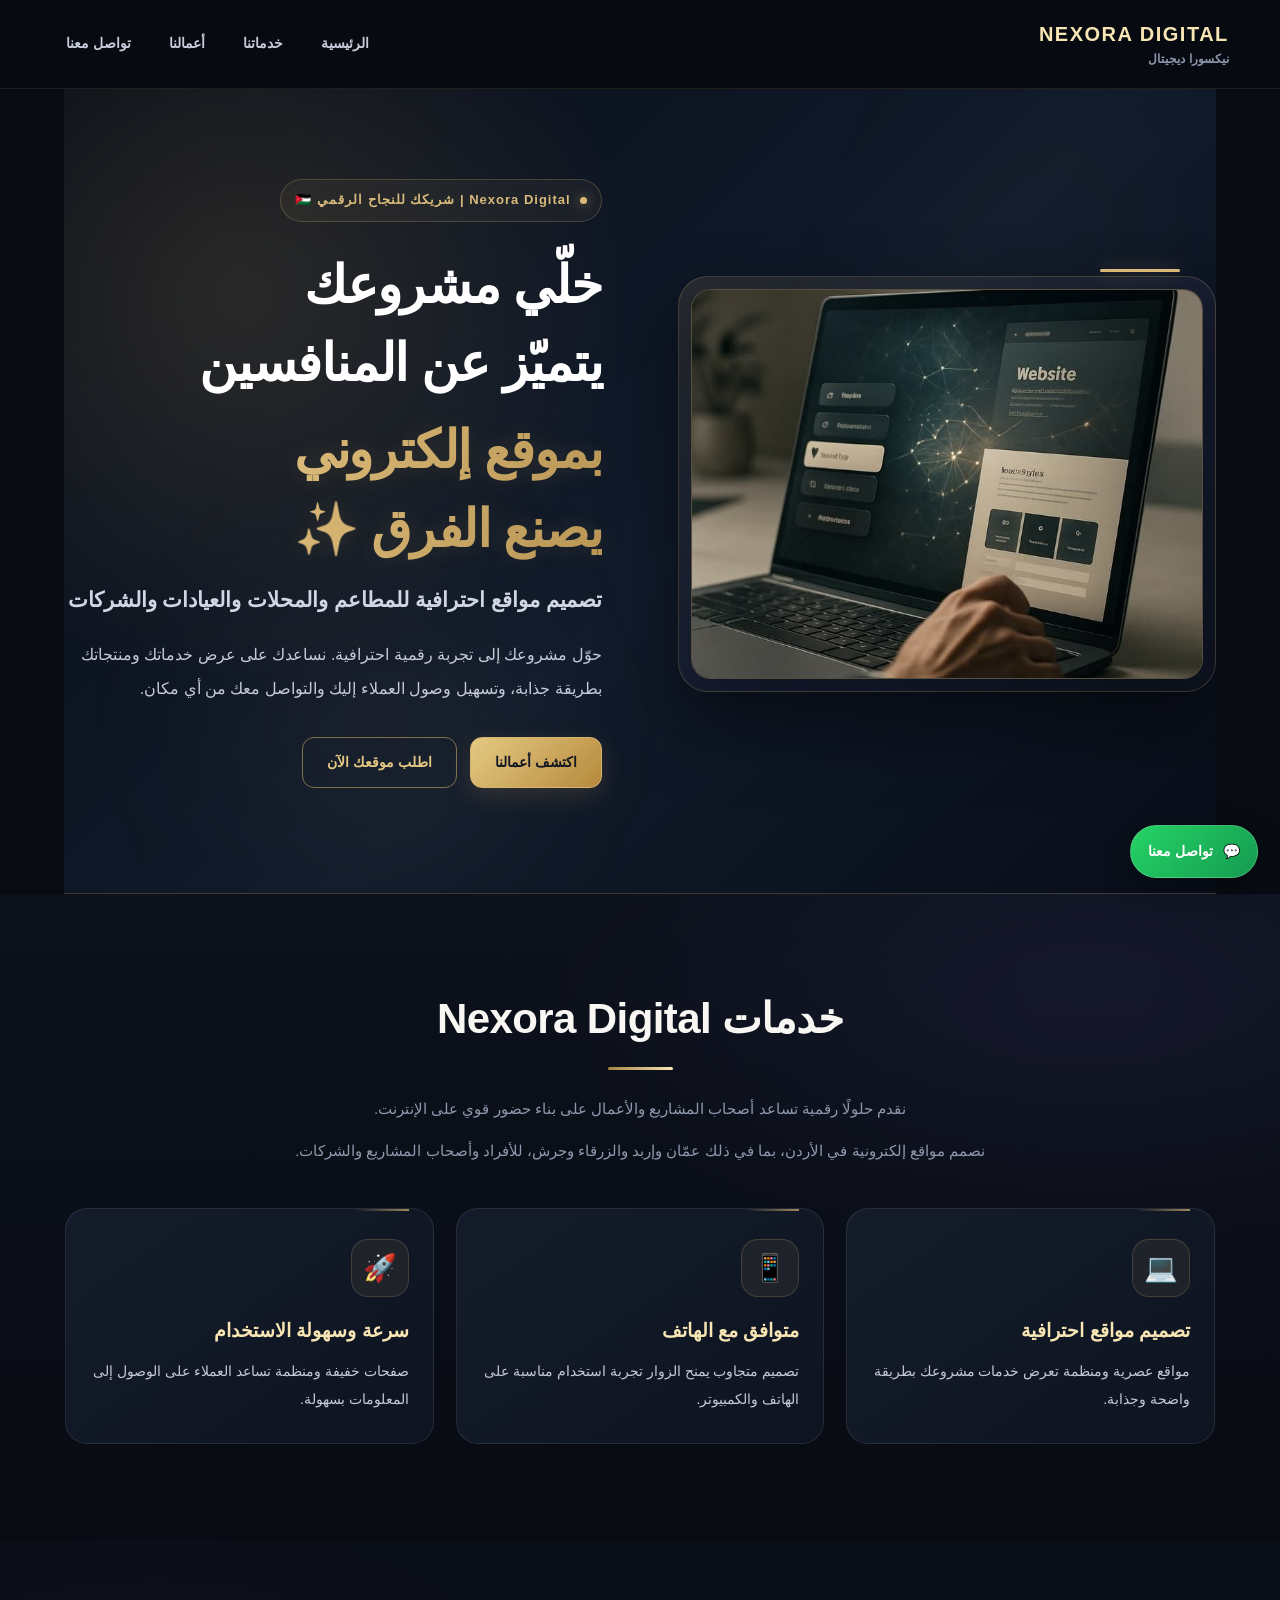
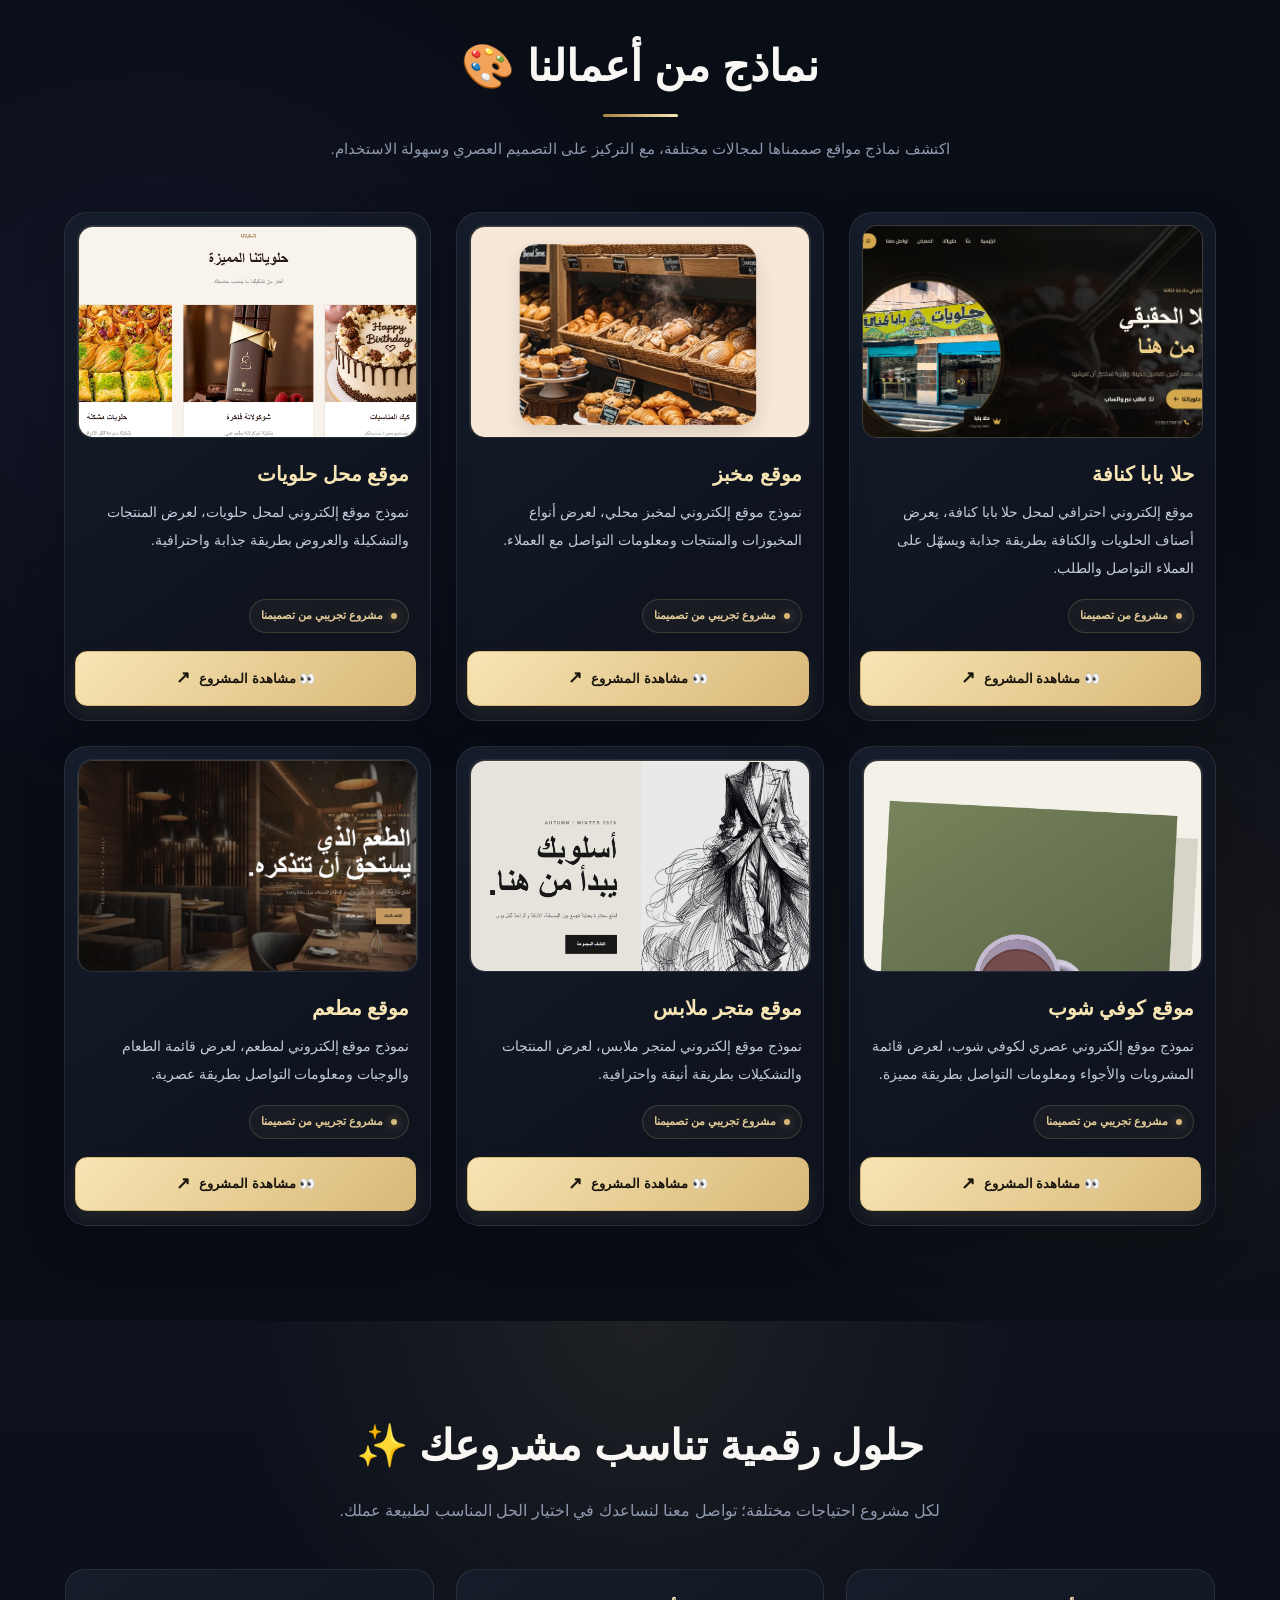
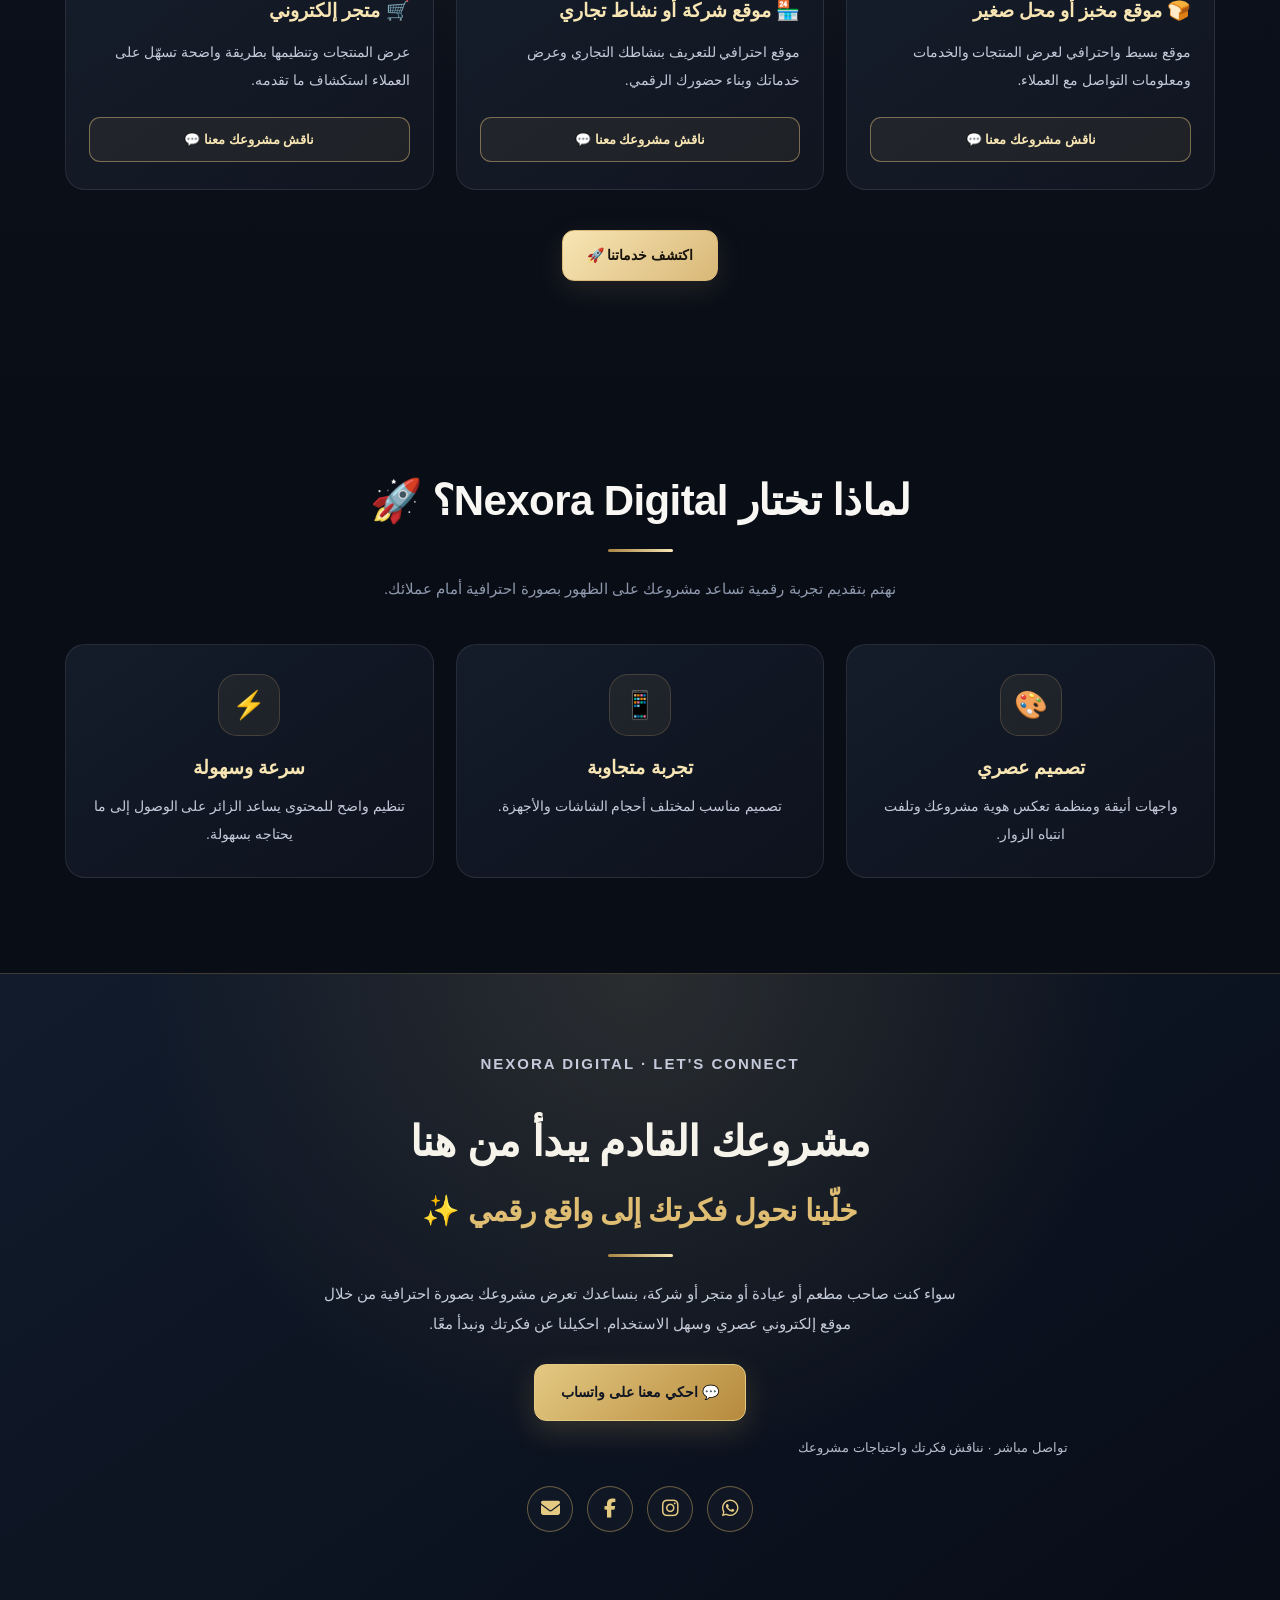
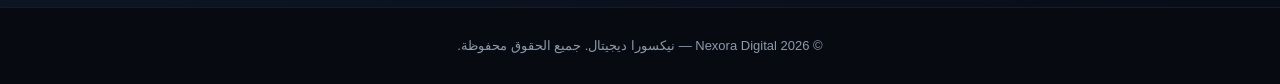
<file: index.html>
<!DOCTYPE html>
<html lang="ar" dir="rtl">

<head>
    <meta name="google-site-verification" content="6jxbqvMyPEgX5SWOFr3UVp2IcP9GNl1c0wMRyeElgqw" />

    <meta charset="UTF-8">
    <meta name="viewport" content="width=device-width, initial-scale=1.0">

    <title>Nexora Digital | تصميم مواقع احترافية في الأردن</title>

    <meta name="description"
        content="Nexora Digital - نيكسورا ديجيتال لتصميم مواقع إلكترونية احترافية ومتجاوبة للمحلات والمطاعم والعيادات والشركات في الأردن. شاهد أعمالنا وتواصل معنا لبدء مشروعك.">

    <meta name="keywords"
        content="Nexora Digital, نيكسورا ديجيتال, تصميم مواقع في الأردن, تصميم مواقع في جرش, تصميم مواقع في عمان, تصميم مواقع للمحلات, تصميم مواقع للمطاعم, تصميم مواقع للعيادات, تصميم مواقع للشركات">

    <meta name="robots" content="index, follow">

    <meta name="author" content="Nexora Digital">

    <meta name="theme-color" content="#080d18">

    <link rel="stylesheet" href="style.css">

    <link rel="stylesheet"
        href="https://cdnjs.cloudflare.com/ajax/libs/font-awesome/6.5.2/css/all.min.css">
</head>

<body>

    <!-- القائمة الرئيسية -->

    <header>
        <nav>
            <div class="logo">
                NEXORA DIGITAL
                <small>نيكسورا ديجيتال</small>
            </div>

            <ul>
                <li><a href="#home">الرئيسية</a></li>
                <li><a href="services.html">خدماتنا</a></li>
                <li><a href="#work">أعمالنا</a></li>
                <li><a href="#contact">تواصل معنا</a></li>
            </ul>
        </nav>
    </header>


    <!-- الصفحة الرئيسية -->

    <section id="home" class="hero">

        <div class="hero-image">
            <img src="web-design.jpg" alt="تصميم مواقع ويب احترافية من Nexora Digital">
        </div>

        <div class="hero-text">

    <p class="small-title">
        Nexora Digital | شريكك للنجاح الرقمي 🇯🇴
    </p>

    <h1>
        خلّي مشروعك يتميّز عن المنافسين
        <span>بموقع إلكتروني يصنع الفرق ✨</span>

        <small>
            تصميم مواقع احترافية للمطاعم والمحلات والعيادات والشركات
        </small>
    </h1>

    <p>
        حوّل مشروعك إلى تجربة رقمية احترافية.
        نساعدك على عرض خدماتك ومنتجاتك بطريقة جذابة،
        وتسهيل وصول العملاء إليك والتواصل معك من أي مكان.
    </p>

    <div class="buttons">

        <a href="#work" class="btn">
            اكتشف أعمالنا
        </a>

        <a href="https://wa.me/962786399983?text=%D9%85%D8%B1%D8%AD%D8%A8%D8%A7%D8%8C%20%D8%A3%D8%B1%D8%BA%D8%A8%20%D8%A8%D8%A7%D9%84%D8%A7%D8%B3%D8%AA%D9%81%D8%A7%D8%AF%D8%A9%20%D9%85%D9%86%20%D8%AE%D8%AF%D9%85%D8%A7%D8%AA%20Nexora%20Digital%20%D9%84%D8%AA%D8%B5%D9%85%D9%8A%D9%85%20%D9%85%D9%88%D9%82%D8%B9%20%D8%A5%D9%84%D9%83%D8%AA%D8%B1%D9%88%D9%86%D9%8A%20%D9%84%D9%85%D8%B4%D8%B1%D9%88%D8%B9%D9%8A." class="btn secondary" target="_blank" rel="noopener noreferrer">
            اطلب موقعك الآن
        </a>

    </div>

</div>

    </section>


    <!-- الخدمات -->

    <section id="services" class="section">

        <h2>
            خدمات Nexora Digital
        </h2>

        <p class="section-text">
            نقدم حلولًا رقمية تساعد أصحاب المشاريع والأعمال على بناء حضور قوي على الإنترنت.
        </p>

        <p class="section-text">
            نصمم مواقع إلكترونية في الأردن، بما في ذلك عمّان وإربد والزرقاء وجرش،
            للأفراد وأصحاب المشاريع والشركات.
        </p>

        <div class="cards">

            <div class="card">

                <div class="icon">💻</div>

                <h3>
                    تصميم مواقع احترافية
                </h3>

                <p>
                    مواقع عصرية ومنظمة تعرض خدمات مشروعك بطريقة واضحة وجذابة.
                </p>

            </div>


            <div class="card">

                <div class="icon">📱</div>

                <h3>
                    متوافق مع الهاتف
                </h3>

                <p>
                    تصميم متجاوب يمنح الزوار تجربة استخدام مناسبة على الهاتف والكمبيوتر.
                </p>

            </div>


            <div class="card">

                <div class="icon">🚀</div>

                <h3>
                    سرعة وسهولة الاستخدام
                </h3>

                <p>
                    صفحات خفيفة ومنظمة تساعد العملاء على الوصول إلى المعلومات بسهولة.
                </p>

            </div>

        </div>

    </section>


    <!-- الأعمال -->

    <section id="work" class="section work">

        <div class="work-title">

            <h2>
                نماذج من أعمالنا 🎨
            </h2>

            <p class="section-text">
                اكتشف نماذج مواقع صممناها لمجالات مختلفة، مع التركيز على التصميم العصري وسهولة الاستخدام.
            </p>

        </div>


        <div class="work-container">


            <!-- حلا بابا كنافة -->

<div class="work-card">

   <img src="hala-baba-preview.png"
     alt="معاينة موقع حلا بابا كنافة">

    <h3>
        حلا بابا كنافة
    </h3>

    <p>
        موقع إلكتروني احترافي لمحل حلا بابا كنافة،
        يعرض أصناف الحلويات والكنافة بطريقة جذابة
        ويسهّل على العملاء التواصل والطلب.
    </p>

    <span class="model-label">
        مشروع من تصميمنا
    </span>

    <a href=https://nexora-digital-jo.github.io/hala-baba-knafeh/
       class="btn work-btn"
       target="_blank"
       rel="noopener noreferrer">
        👀 مشاهدة المشروع
    </a>

</div>


            <!-- مخبز -->

            <div class="work-card">

                <div class="work-image">
                    <img src="bakery/bakery-demo.png"
                        alt="تصميم موقع مخبز تجريبي">
                </div>

                <h3>
                    موقع مخبز
                </h3>

                <p>
                    نموذج موقع إلكتروني لمخبز محلي،
                    لعرض أنواع المخبوزات والمنتجات
                    ومعلومات التواصل مع العملاء.
                </p>

                <span class="model-label">
                    مشروع تجريبي من تصميمنا
                </span>

                <a href="bakery/bakery.html"
                    class="btn work-btn"
                    target="_blank"
                    rel="noopener noreferrer">
                    👀 مشاهدة المشروع
                </a>

            </div>


            <!-- محل حلويات -->

            <div class="work-card">

                <div class="work-image">
                    <img src="sweets/sweets-demo.png"
                        alt="تصميم موقع محل حلويات تجريبي">
                </div>

                <h3>
                    موقع محل حلويات
                </h3>

                <p>
                    نموذج موقع إلكتروني لمحل حلويات،
                    لعرض المنتجات والتشكيلة والعروض
                    بطريقة جذابة واحترافية.
                </p>

                <span class="model-label">
                    مشروع تجريبي من تصميمنا
                </span>

                <a href="sweets/sweets.html"
                    class="btn work-btn"
                    target="_blank"
                    rel="noopener noreferrer">
                    👀 مشاهدة المشروع
                </a>

            </div>


            <!-- كوفي شوب -->

            <div class="work-card">

                <div class="work-image">
                    <img src="coffee/coffee-demo.png"
                        alt="تصميم موقع كوفي شوب تجريبي">
                </div>

                <h3>
                    موقع كوفي شوب
                </h3>

                <p>
                    نموذج موقع إلكتروني عصري لكوفي شوب،
                    لعرض قائمة المشروبات والأجواء
                    ومعلومات التواصل بطريقة مميزة.
                </p>

                <span class="model-label">
                    مشروع تجريبي من تصميمنا
                </span>

                <a href="coffee/coffee.html"
                    class="btn work-btn"
                    target="_blank"
                    rel="noopener noreferrer">
                    👀 مشاهدة المشروع
                </a>

            </div>


            <!-- متجر ملابس -->

            <div class="work-card">

                <div class="work-image">
                    <img src="clothing/clothing-demo.png"
                        alt="تصميم موقع متجر ملابس تجريبي">
                </div>

                <h3>
                    موقع متجر ملابس
                </h3>

                <p>
                    نموذج موقع إلكتروني لمتجر ملابس،
                    لعرض المنتجات والتشكيلات
                    بطريقة أنيقة واحترافية.
                </p>

                <span class="model-label">
                    مشروع تجريبي من تصميمنا
                </span>

                <a href="clothing/clothing.html"
                    class="btn work-btn"
                    target="_blank"
                    rel="noopener noreferrer">
                    👀 مشاهدة المشروع
                </a>

            </div>


            <!-- مطعم -->

            <div class="work-card">

                <div class="work-image">
                    <img src="restaurant/restaurant-demo.png"
                        alt="تصميم موقع مطعم تجريبي">
                </div>

                <h3>
                    موقع مطعم
                </h3>

                <p>
                    نموذج موقع إلكتروني لمطعم،
                    لعرض قائمة الطعام والوجبات
                    ومعلومات التواصل بطريقة عصرية.
                </p>

                <span class="model-label">
                    مشروع تجريبي من تصميمنا
                </span>

                <a href="restaurant/restaurant.html"
                    class="btn work-btn"
                    target="_blank"
                    rel="noopener noreferrer">
                    👀 مشاهدة المشروع
                </a>

            </div>


        </div>

    </section>


    <!-- حلول المشاريع -->

    <section class="offer">

        <h2>
            حلول رقمية تناسب مشروعك ✨
        </h2>

        <p>
            لكل مشروع احتياجات مختلفة؛ تواصل معنا لنساعدك في اختيار الحل المناسب لطبيعة عملك.
        </p>


        <div class="offer-cards">


            <div class="offer-card">

                <h3>
                    🍞 موقع مخبز أو محل صغير
                </h3>

                <p>
                    موقع بسيط واحترافي لعرض المنتجات والخدمات
                    ومعلومات التواصل مع العملاء.
                </p>

                <a href="https://wa.me/962786399983"
                    class="offer-btn"
                    target="_blank"
                    rel="noopener noreferrer">
                    ناقش مشروعك معنا 💬
                </a>

            </div>


            <div class="offer-card">

                <h3>
                    🏪 موقع شركة أو نشاط تجاري
                </h3>

                <p>
                    موقع احترافي للتعريف بنشاطك التجاري
                    وعرض خدماتك وبناء حضورك الرقمي.
                </p>

                <a href="https://wa.me/962786399983"
                    class="offer-btn"
                    target="_blank"
                    rel="noopener noreferrer">
                    ناقش مشروعك معنا 💬
                </a>

            </div>


            <div class="offer-card">

                <h3>
                    🛒 متجر إلكتروني
                </h3>

                <p>
                    عرض المنتجات وتنظيمها بطريقة واضحة
                    تسهّل على العملاء استكشاف ما تقدمه.
                </p>

                <a href="https://wa.me/962786399983"
                    class="offer-btn"
                    target="_blank"
                    rel="noopener noreferrer">
                    ناقش مشروعك معنا 💬
                </a>

            </div>


        </div>


        <a href="services.html" class="btn">
            اكتشف خدماتنا 🚀
        </a>

    </section>


    <!-- لماذا تختارنا -->

    <section class="benefits">

        <h2>
            لماذا تختار Nexora Digital؟ 🚀
        </h2>

        <p class="section-text">
            نهتم بتقديم تجربة رقمية تساعد مشروعك على الظهور بصورة احترافية أمام عملائك.
        </p>

        <div class="benefits-container">


            <div class="benefit-card">

                <div class="benefit-icon">
                    🎨
                </div>

                <h3>
                    تصميم عصري
                </h3>

                <p>
                    واجهات أنيقة ومنظمة تعكس هوية مشروعك وتلفت انتباه الزوار.
                </p>

            </div>


            <div class="benefit-card">

                <div class="benefit-icon">
                    📱
                </div>

                <h3>
                    تجربة متجاوبة
                </h3>

                <p>
                    تصميم مناسب لمختلف أحجام الشاشات والأجهزة.
                </p>

            </div>


            <div class="benefit-card">

                <div class="benefit-icon">
                    ⚡
                </div>

                <h3>
                    سرعة وسهولة
                </h3>

                <p>
                    تنظيم واضح للمحتوى يساعد الزائر على الوصول إلى ما يحتاجه بسهولة.
                </p>

            </div>


        </div>

    </section>


    <!-- التواصل -->

    <section id="contact" class="contact">

    <p class="contact-eyebrow">
        NEXORA DIGITAL · LET'S CONNECT
    </p>

    <h2>
        مشروعك القادم يبدأ من هنا
        <span>خلّينا نحول فكرتك إلى واقع رقمي ✨</span>
    </h2>

    <p>
        سواء كنت صاحب مطعم أو عيادة أو متجر أو شركة،
        بنساعدك تعرض مشروعك بصورة احترافية من خلال موقع إلكتروني
        عصري وسهل الاستخدام. احكيلنا عن فكرتك ونبدأ معًا.
    </p>

    <a href="https://wa.me/962786399983"
        class="contact-btn"
        target="_blank"
        rel="noopener noreferrer">
        💬 احكي معنا على واتساب
    </a>

    <p class="contact-note">
        تواصل مباشر · نناقش فكرتك واحتياجات مشروعك
    </p>

    <div class="social-icons">

        <a href="https://wa.me/962786399983"
            target="_blank"
            rel="noopener noreferrer"
            aria-label="WhatsApp">
            <i class="fa-brands fa-whatsapp"></i>
        </a>

        <a href="https://www.instagram.com/ahm4d_a23r?stkn=MXZ5YTVxZGtxMzM0dw=="
            target="_blank"
            rel="noopener noreferrer"
            aria-label="Instagram">
            <i class="fa-brands fa-instagram"></i>
        </a>

        <a href="https://www.facebook.com/share/1RWwcfWX51/"
            target="_blank"
            rel="noopener noreferrer"
            aria-label="Facebook">
            <i class="fa-brands fa-facebook-f"></i>
        </a>

        <a href="https://mail.google.com/mail/?view=cm&fs=1&to=aboshabahmed5@gmail.com"
            target="_blank"
            rel="noopener noreferrer"
            aria-label="Email">
            <i class="fa-solid fa-envelope"></i>
        </a>

    </div>

</section>


    <!-- الفوتر -->

    <footer>

        <p>
            © 2026 Nexora Digital — نيكسورا ديجيتال. جميع الحقوق محفوظة.
        </p>

    </footer>


    <!-- زر واتساب -->

    <a href="https://wa.me/962786399983"
        class="whatsapp-button"
        target="_blank"
        rel="noopener noreferrer"
        aria-label="تواصل مع Nexora Digital عبر واتساب">

        💬

        <span>
            تواصل معنا
        </span>

    </a>


</body>

</html>
</file>
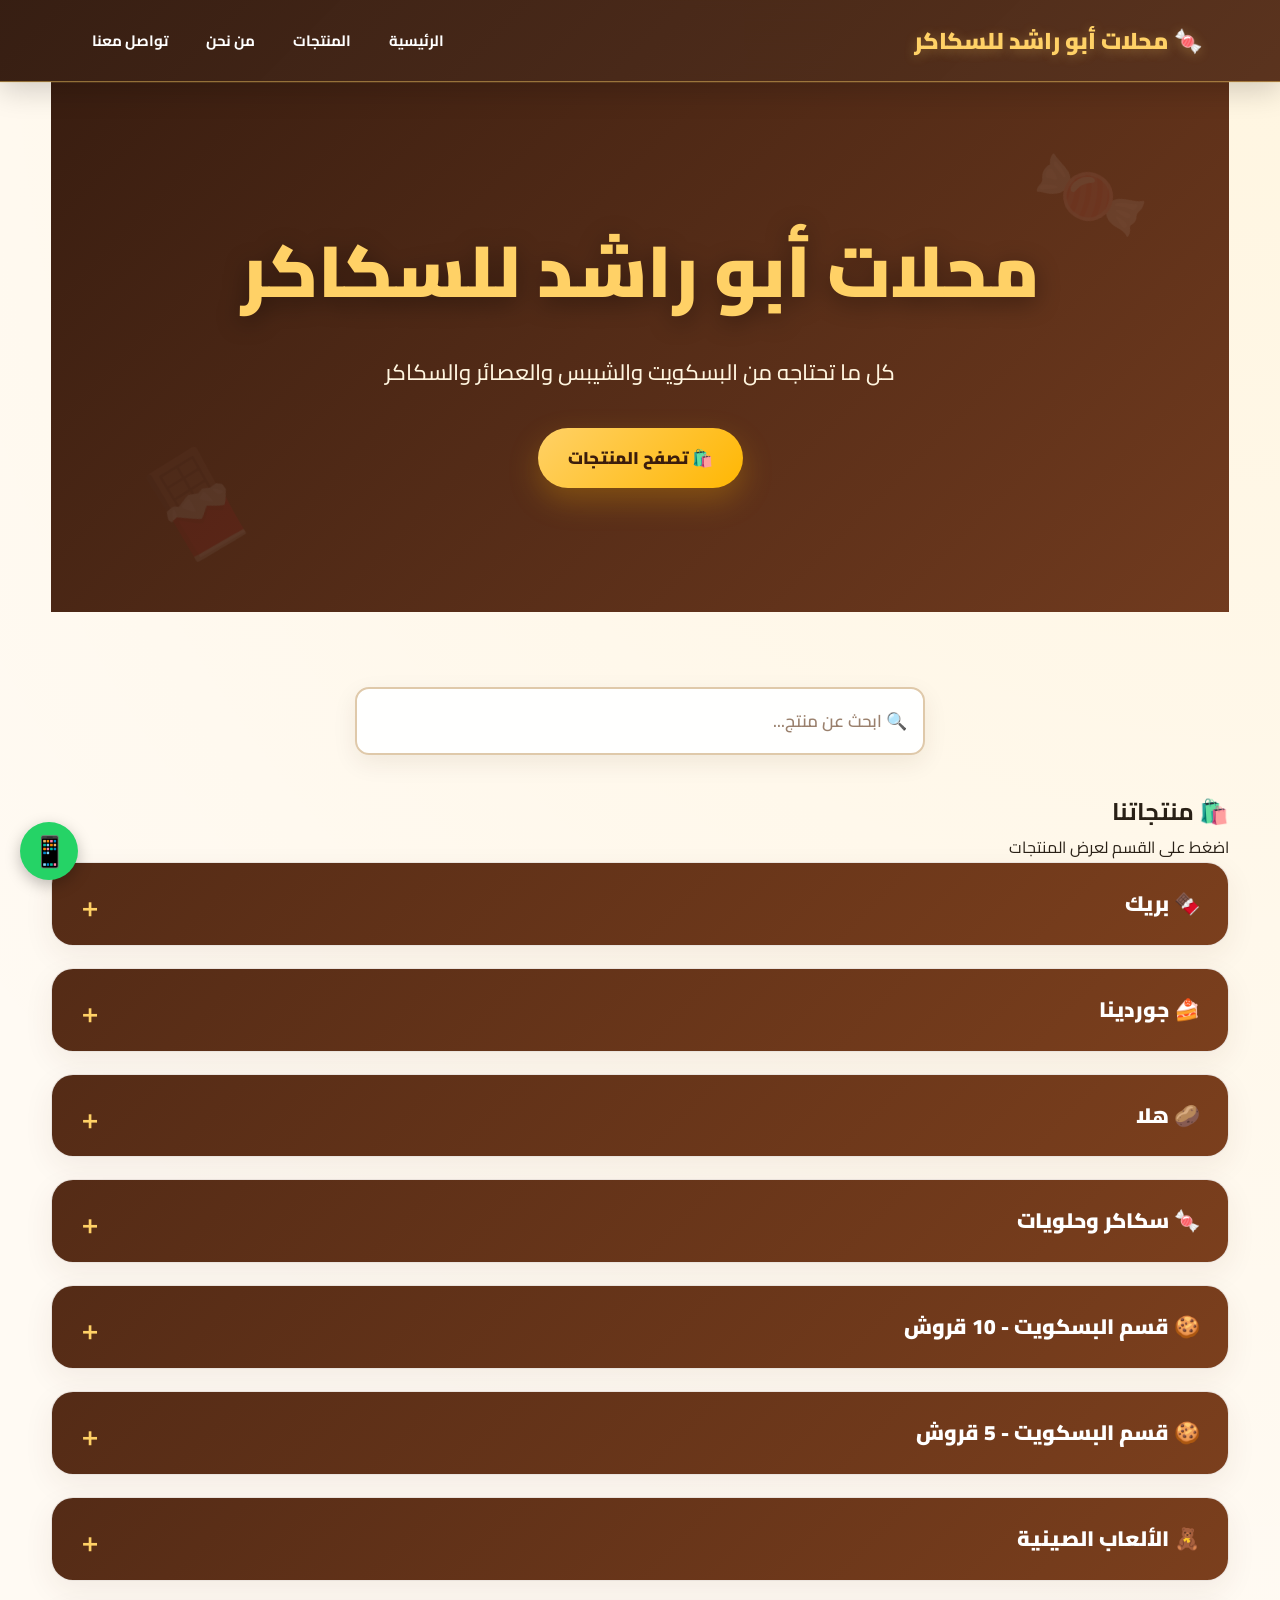
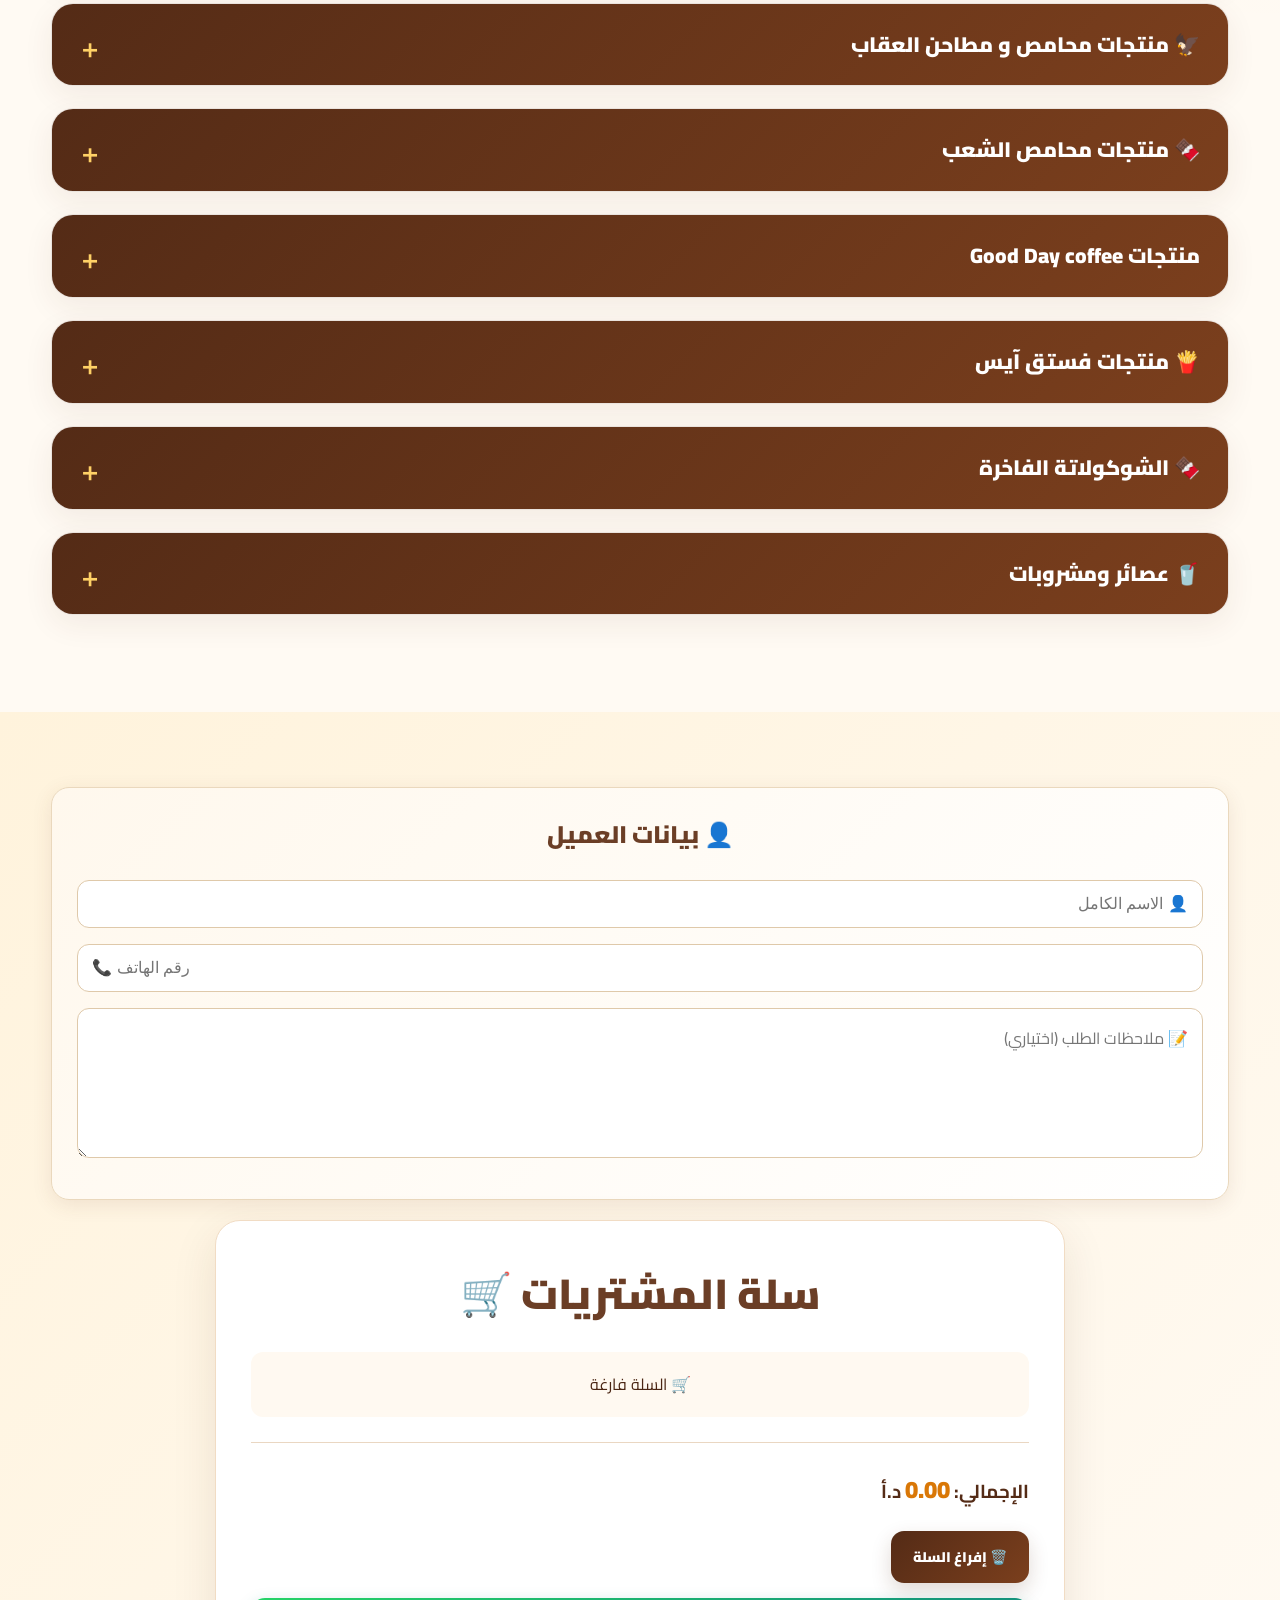
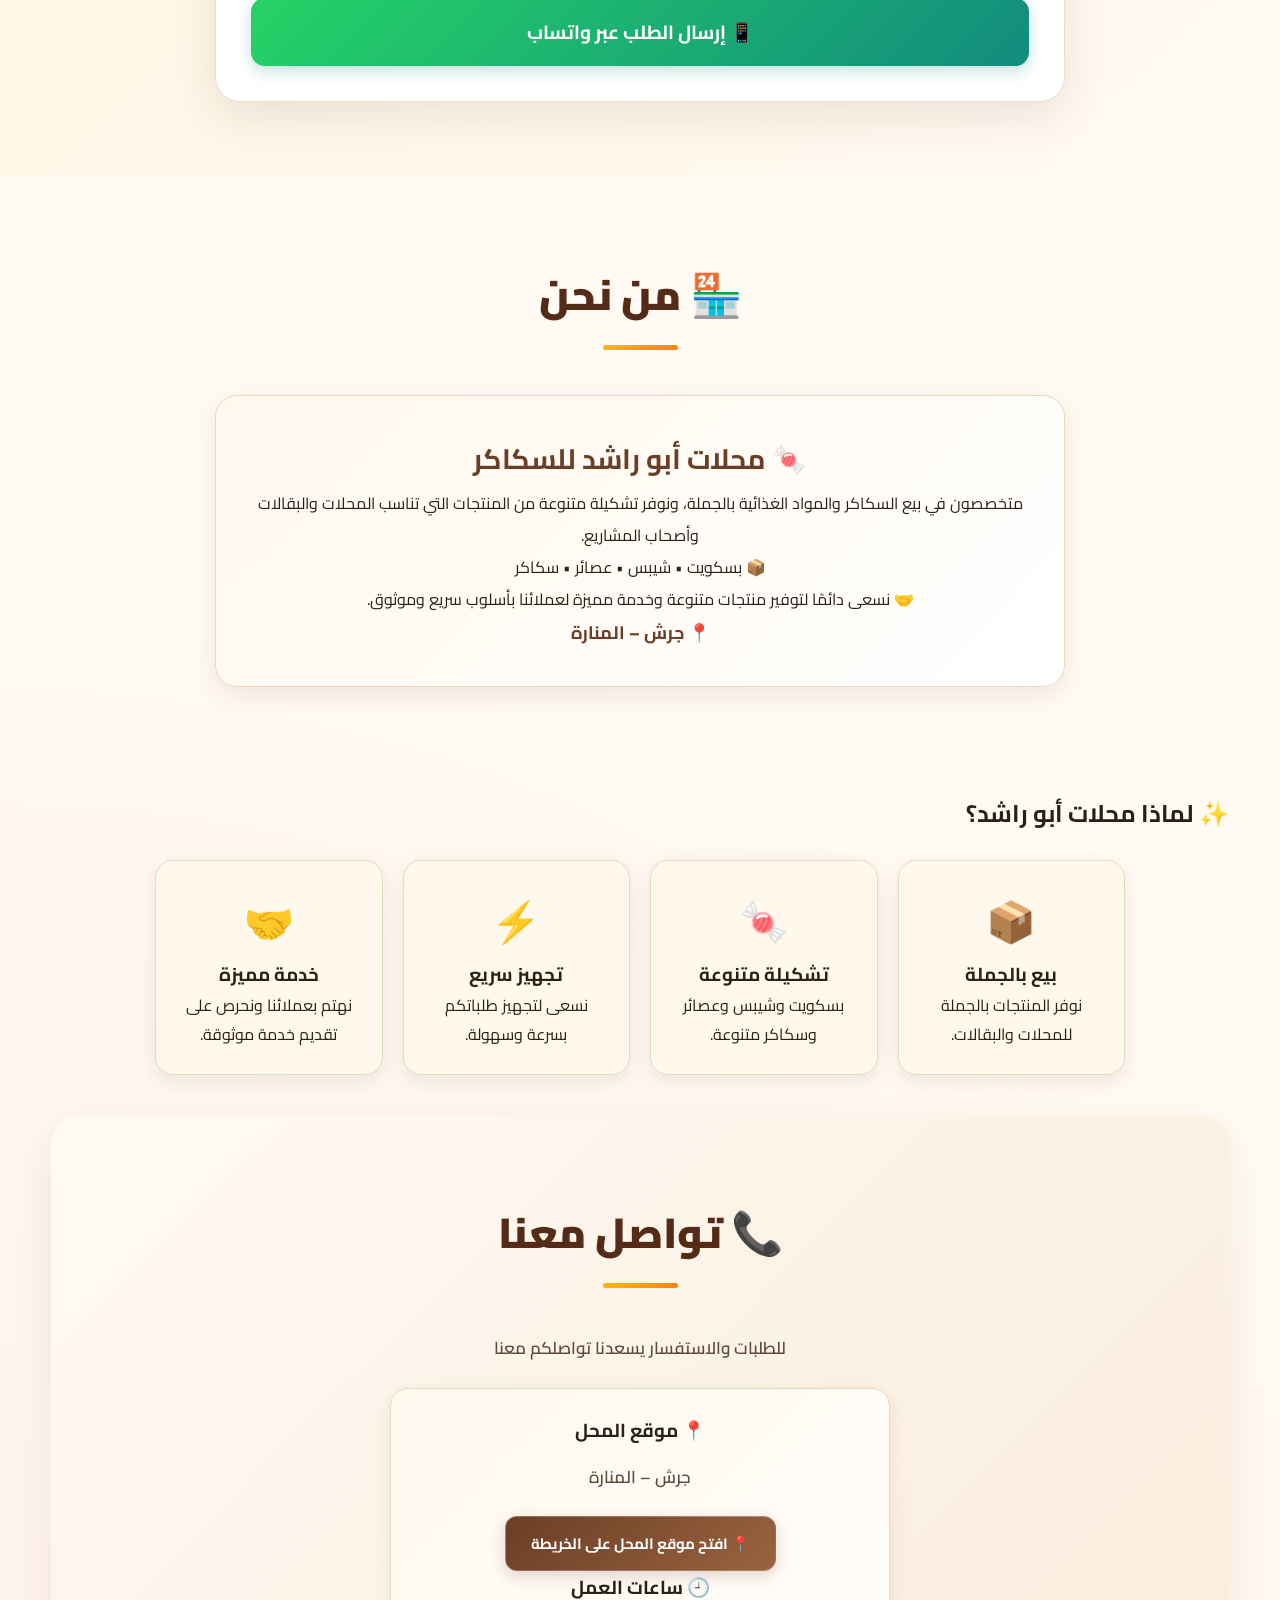
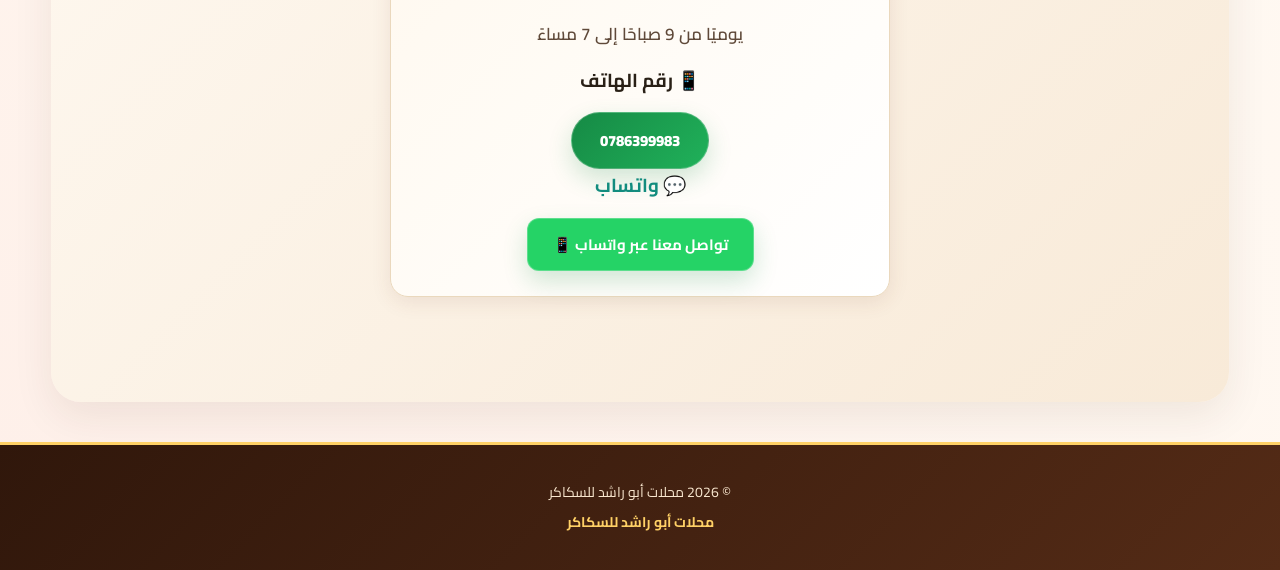
<file: abu-rashed-new/index.html>
<!DOCTYPE html>
<html lang="ar" dir="rtl">

<head>

<meta charset="UTF-8">

<meta name="viewport" content="width=device-width, initial-scale=1.0">

<title>محلات أبو راشد للسكاكر</title>

<link rel="stylesheet" href="style.css">

</head>

<body>

    <a
href="https://wa.me/962786399983"
target="_blank"
style="
position:fixed;
bottom:20px;
left:20px;
width:58px;
height:58px;
background:#25D366;
color:white;
border-radius:50%;
display:flex;
align-items:center;
justify-content:center;
font-size:30px;
text-decoration:none;
box-shadow:0 5px 15px rgba(0,0,0,0.25);
z-index:9999;
"
title="تواصل معنا عبر واتساب"
>
📱
</a>

<!-- ==================== شريط التنقل ==================== -->

<nav>

<h2>🍬 محلات أبو راشد للسكاكر</h2>

<div>
<a href="#home">الرئيسية</a>
<a href="#products">المنتجات</a>
<a href="#about">من نحن</a>
<a href="#contact">تواصل معنا</a>
</div>

</nav>


<!-- ==================== الرئيسية ==================== -->

<section id="home" class="hero">

<h1>محلات أبو راشد للسكاكر</h1>

<p>
كل ما تحتاجه من البسكويت والشيبس والعصائر والسكاكر
</p>

<a href="#products">
🛍️ تصفح المنتجات
</a>

</section>


<!-- ==================== المنتجات ==================== -->

<section id="products">

    <div style="
max-width:600px;
margin:0 auto 30px;
padding:0 15px;
">

<input
type="text"
id="product-search"
placeholder="🔍 ابحث عن منتج..."
onkeyup="searchProducts()"
onkeydown="if(event.key === 'Enter') searchProducts()"
style="
width:100%;
padding:16px;
border:2px solid #dfc9aa;
border-radius:14px;
box-sizing:border-box;
font-size:17px;
outline:none;
text-align:right;
"
>

</div>

<h1>🛍️ منتجاتنا</h1>

<p>
اضغط على القسم لعرض المنتجات
</p>


<!-- ==================== بريك ==================== -->

<details class="category">

<summary>
🍫 بريك
</summary>

<div class="category-content">

<h2>جميع أصناف بريك 🍫</h2>

<div class="products-grid">


<div class="product-card">

<div class="product-image">
    <img src="images/break-15.5g.jpg" alt="Break 15.5g">
</div>

<h3>Break 15.5g</h3>

<p>Break 2 Fingers - 15.5 غرام</p>

<strong>السعر: 1.95 د.أ</strong>

<button onclick="addToCart(this)">
🛒 أضف للسلة
</button>

</div>


<div class="product-card">

<div class="product-image">🍫</div>

<h3>Break Delight 16.5g</h3>

<p>بريك ديلايت - 16.5 غرام</p>

<strong>السعر: 1.95 د.أ</strong>

<button onclick="addToCart(this)">
🛒 أضف للسلة
</button>

</div>


<div class="product-card">

<div class="product-image">🍫</div>

<h3>Break Happy 18g</h3>

<p>بريك هابي - 18 غرام</p>

<strong>السعر: 1.95 د.أ</strong>

<button onclick="addToCart(this)">
🛒 أضف للسلة
</button>

</div>


<div class="product-card">

<div class="product-image">🍫</div>

<h3>Break Power 20g</h3>

<p>بريك باور - 20 غرام</p>

<strong>السعر: 1.95 د.أ</strong>

<button onclick="addToCart(this)">
🛒 أضف للسلة
</button>

</div>


<div class="product-card">

<div class="product-image">🍫</div>

<h3>Break Rizzo 20g</h3>

<p>بريك ريزو - 20 غرام</p>

<strong>السعر: 1.95 د.أ</strong>

<button onclick="addToCart(this)">
🛒 أضف للسلة
</button>

</div>


<div class="product-card">

<div class="product-image">🍫</div>

<h3>Break Rizzo Peanuts 20g</h3>

<p>بريك ريزو بالفول السوداني - 20 غرام</p>

<strong>السعر: 1.95 د.أ</strong>

<button onclick="addToCart(this)">
🛒 أضف للسلة
</button>

</div>

<div class="product-card">

<div class="product-image">🍫</div>

<h3>Break Supa 19g</h3>

<p>بريك سوبا - 19 غرام</p>

<strong>السعر: 1.95 د.أ</strong>

<button onclick="addToCart(this)">
🛒 أضف للسلة
</button>

</div>


</div>

</div>

</details>


<!-- ==================== جوردينا ==================== -->

<details class="category">

<summary>
🍰 جوردينا
</summary>

<div class="category-content">

<h2>جميع أصناف جوردينا 🍰</h2>

<div class="products-grid">


<div class="product-card">
<div class="product-image">🍰</div>
<h3>ويزو</h3>
<p>ويزو جوردينا</p>
<strong>السعر: —</strong>
<button onclick="addToCart(this)">🛒 أضف للسلة</button>
</div>


<div class="product-card">
<div class="product-image">🍰</div>
<h3>سوبر رول</h3>
<p>سوبر رول جوردينا</p>
<strong>السعر: —</strong>
<button onclick="addToCart(this)">🛒 أضف للسلة</button>
</div>


<div class="product-card">
<div class="product-image">🍰</div>
<h3>سويس رول</h3>
<p>سويس رول جوردينا</p>
<strong>السعر: —</strong>
<button onclick="addToCart(this)">🛒 أضف للسلة</button>
</div>


<div class="product-card">
<div class="product-image">🧁</div>
<h3>ميني كيك</h3>
<p>ميني كيك جوردينا</p>
<strong>السعر: —</strong>
<button onclick="addToCart(this)">🛒 أضف للسلة</button>
</div>


<div class="product-card">
<div class="product-image">🍰</div>
<h3>مغطس أزرق</h3>
<p>مغطس جوردينا - أزرق</p>
<strong>السعر: —</strong>
<button onclick="addToCart(this)">🛒 أضف للسلة</button>
</div>


<div class="product-card">
<div class="product-image">🍓</div>
<h3>مغطس فراولة</h3>
<p>مغطس جوردينا - فراولة</p>
<strong>السعر: —</strong>
<button onclick="addToCart(this)">🛒 أضف للسلة</button>
</div>


<div class="product-card">
<div class="product-image">🍌</div>
<h3>مغطس موز</h3>
<p>مغطس جوردينا - موز</p>
<strong>السعر: —</strong>
<button onclick="addToCart(this)">🛒 أضف للسلة</button>
</div>


<div class="product-card">
<div class="product-image">🍰</div>
<h3>جراندي</h3>
<p>جراندي جوردينا</p>
<strong>السعر: —</strong>
<button onclick="addToCart(this)">🛒 أضف للسلة</button>
</div>


<div class="product-card">
<div class="product-image">🧇</div>
<h3>وافل</h3>
<p>وافل جوردينا</p>
<strong>السعر: —</strong>
<button onclick="addToCart(this)">🛒 أضف للسلة</button>
</div>

<div class="product-card">
<div class="product-image">🍪</div>
<h3>بيسكي</h3>
<p>بيسكي جوردينا</p>
<strong>السعر: —</strong>
<button onclick="addToCart(this)">🛒 أضف للسلة</button>
</div>


</div>

</div>

</details>


<!-- ==================== هلا ==================== -->

<details class="category">

<summary>
🥔 هلا
</summary>

<div class="category-content">

<h2>جميع أصناف هلا 🥔</h2>

<div class="products-grid">


<div class="product-card">
<div class="product-image">🥔</div>
<h3>Hala Chips Tasali</h3>
<p>هلا تسالي - 28 غرام</p>
<strong>السعر: —</strong>
<button onclick="addToCart(this)">🛒 أضف للسلة</button>
</div>


<div class="product-card">
<div class="product-image">🌶️</div>
<h3>Hala Rocy Hot</h3>
<p>هلا روكي حار - 80 غرام</p>
<strong>السعر: —</strong>
<button onclick="addToCart(this)">🛒 أضف للسلة</button>
</div>


<div class="product-card">
<div class="product-image">🌶️</div>
<h3>Hala Tortilla Chilli Lime</h3>
<p>هلا تورتيلا تشيلي لايم - 30 غرام</p>
<strong>السعر: —</strong>
<button onclick="addToCart(this)">🛒 أضف للسلة</button>
</div>


<div class="product-card">
<div class="product-image">🔥</div>
<h3>Hala Tortilla Hot & Spicy</h3>
<p>هلا تورتيلا حار - 30 غرام</p>
<strong>السعر: —</strong>
<button onclick="addToCart(this)">🛒 أضف للسلة</button>
</div>


<div class="product-card">
<div class="product-image">🔥</div>
<h3>Hala Cantina Hot & Spicy</h3>
<p>هلا كانتينا حار - 80 غرام</p>
<strong>السعر: —</strong>
<button onclick="addToCart(this)">🛒 أضف للسلة</button>
</div>


<div class="product-card">
<div class="product-image">🧀</div>
<h3>Hala Cantina Spicy Cheese</h3>
<p>هلا كانتينا جبنة حارة - 30 غرام</p>
<strong>السعر: —</strong>
<button onclick="addToCart(this)">🛒 أضف للسلة</button>
</div>


<div class="product-card">
<div class="product-image">🥔</div>
<h3>Hala Potato Sticks Original</h3>
<p>هلا أصابع بطاطا أصلي - 25 غرام</p>
<strong>السعر: —</strong>
<button onclick="addToCart(this)">🛒 أضف للسلة</button>
</div>


<div class="product-card">
<div class="product-image">🍬</div>
<h3>Hala Trittos Sweet</h3>
<p>هلا تريتوس سويت - 80 غرام</p>
<strong>السعر: —</strong>
<button onclick="addToCart(this)">🛒 أضف للسلة</button>
</div>


<div class="product-card">

<div class="product-image">🥔</div>
<h3>Hala Potato Chips</h3>
<p>هلا شيبس بطاطا - 20 غرام</p>
<strong>السعر: —</strong>
<button onclick="addToCart(this)">🛒 أضف للسلة</button>
</div>


<div class="product-card">
<div class="product-image">🍕</div>
<h3>Hala Torero Mexican Pizza</h3>
<p>هلا توريرو بيتزا مكسيكية - 28 غرام</p>
<strong>السعر: —</strong>
<button onclick="addToCart(this)">🛒 أضف للسلة</button>
</div>


<div class="product-card">
<div class="product-image">🌶️</div>
<h3>Hala Zoom Paprika</h3>
<p>هلا زوم بابريكا - 22 غرام</p>
<strong>السعر: —</strong>
<button onclick="addToCart(this)">🛒 أضف للسلة</button>
</div>


<div class="product-card">
<div class="product-image">🧀</div>
<h3>Hala Cheezers Cheese</h3>
<p>هلا تشيزرز جبنة - 30 غرام</p>
<strong>السعر: —</strong>
<button onclick="addToCart(this)">🛒 أضف للسلة</button>
</div>


<div class="product-card">
<div class="product-image">🧀</div>
<h3>Hala Ringo Cheese</h3>
<p>هلا رينجو جبنة - 28 غرام</p>
<strong>السعر: —</strong>
<button onclick="addToCart(this)">🛒 أضف للسلة</button>
</div>


<div class="product-card">
<div class="product-image">🌶️</div>
<h3>Hala Torero Chili Lime</h3>
<p>هلا توريرو تشيلي لايم - 28 غرام</p>
<strong>السعر: —</strong>
<button onclick="addToCart(this)">🛒 أضف للسلة</button>
</div>


<div class="product-card">
<div class="product-image">🧀</div>
<h3>Hala Cantina Ultimate Cheddar 30g</h3>
<p>هلا كانتينا ألتيميت تشيدر - 30 غرام</p>
<strong>السعر: —</strong>
<button onclick="addToCart(this)">🛒 أضف للسلة</button>
</div>


<div class="product-card">
<div class="product-image">🧀</div>
<h3>Hala Cantina Ultimate Cheddar 70g</h3>
<p>هلا كانتينا ألتيميت تشيدر - 70 غرام</p>
<strong>السعر: —</strong>
<button onclick="addToCart(this)">🛒 أضف للسلة</button>
</div>


</div>

</div>

</details>


<!-- ==================== السكاكر ==================== -->

<details class="category">

<summary>
🍬 سكاكر وحلويات
</summary>

<div class="category-content">

<h2>السكاكر والحلويات 🍬</h2>

<div class="products-grid">


<div class="product-card">
<div class="product-image">🍭</div>
<h3>مصاصات مشكلة</h3>
<p>نكهات متعددة</p>
<strong>السعر: —</strong>
<button onclick="addToCart(this)">🛒 أضف للسلة</button>
</div>


<div class="product-card">

<div class="product-image">🍬</div>
<h3>حلوى طرية</h3>
<p>حلوى مشكلة</p>
<strong>السعر: —</strong>
<button onclick="addToCart(this)">🛒 أضف للسلة</button>
</div>


<div class="product-card">
<div class="product-image">🍫</div>
<h3>شوكولاتة مشكلة</h3>
<p>أصناف متنوعة</p>
<strong>السعر: —</strong>
<button onclick="addToCart(this)">🛒 أضف للسلة</button>
</div>


<div class="product-card">
<div class="product-image">🧸</div>
<h3>جيلي</h3>
<p>جيلي بأشكال ونكهات مختلفة</p>
<strong>السعر: —</strong>
<button onclick="addToCart(this)">🛒 أضف للسلة</button>
</div>


<div class="product-card">
<div class="product-image">🍪</div>
<h3>بسكويت وحلويات</h3>
<p>أصناف متنوعة</p>
<strong>السعر: —</strong>
<button onclick="addToCart(this)">🛒 أضف للسلة</button>
</div>


</div>

</div>

</details>

<!-- ==================== بسكويت 10 قروش ==================== -->

<details class="category">

<summary>
🍪 قسم البسكويت - 10 قروش
</summary>

<div class="category-content">

<h2>جميع أصناف البسكويت - 10 قروش 🍪</h2>

<div class="products-grid">

<div class="product-card">
<div class="product-image">🍪</div>
<h3>بسكويت 10 قروش</h3>
<p>أصناف بسكويت متنوعة بسعر 10 قروش</p>
<strong>السعر: 0.10 د.أ</strong>
<button onclick="addToCart(this)">🛒 أضف للسلة</button>
</div>

<div class="product-card">
<div class="product-image">🍪</div>
<h3>بسكويت مشكل 10 قروش</h3>
<p>بسكويت مشكل - 10 قروش</p>
<strong>السعر: 0.10 د.أ</strong>
<button onclick="addToCart(this)">🛒 أضف للسلة</button>
</div>

</div>

</div>

</details>


<!-- ==================== بسكويت 5 قروش ==================== -->

<details class="category">

<summary>
🍪 قسم البسكويت - 5 قروش
</summary>

<div class="category-content">

<h2>جميع أصناف البسكويت - 5 قروش 🍪</h2>

<div class="products-grid">

<div class="product-card">
<div class="product-image">🍪</div>
<h3>بسكويت 5 قروش</h3>
<p>أصناف بسكويت متنوعة بسعر 5 قروش</p>
<strong>السعر: 0.05 د.أ</strong>
<button onclick="addToCart(this)">🛒 أضف للسلة</button>
</div>

<div class="product-card">
<div class="product-image">🍪</div>
<h3>بسكويت مشكل 5 قروش</h3>
<p>بسكويت مشكل - 5 قروش</p>
<strong>السعر: 0.05 د.أ</strong>
<button onclick="addToCart(this)">🛒 أضف للسلة</button>
</div>

</div>

</div>

</details>


<!-- ==================== الألعاب الصينية ==================== -->

<details class="category">

<summary>
🧸 الألعاب الصينية
</summary>

<div class="category-content">

<h2>الألعاب الصينية 🧸</h2>

<div class="products-grid">

<div class="product-card">
<div class="product-image">🧸</div>
<h3>ألعاب أطفال متنوعة</h3>
<p>تشكيلة متنوعة من الألعاب الصينية</p>
<strong>السعر: —</strong>
<button onclick="addToCart(this)">🛒 أضف للسلة</button>
</div>

<div class="product-card">
<div class="product-image">🚗</div>
<h3>سيارات أطفال</h3>
<p>سيارات وألعاب متنوعة للأطفال</p>
<strong>السعر: —</strong>
<button onclick="addToCart(this)">🛒 أضف للسلة</button>
</div>

<div class="product-card">
<div class="product-image">🎈</div>
<h3>ألعاب متنوعة</h3>
<p>ألعاب وأدوات ترفيه للأطفال</p>
<strong>السعر: —</strong>
<button onclick="addToCart(this)">🛒 أضف للسلة</button>
</div>

</div>

</div>

</details>


<!-- ==================== منتجات شركة العقاب ==================== -->

<details class="category">

<summary>
🦅 منتجات محامص و مطاحن العقاب
</summary>

<div class="category-content">

<h2>منتجات شركة العقاب 🦅</h2>

<div class="products-grid">

<div class="product-card">
<div class="product-image">🥜</div>
<h3>منتجات العقاب</h3>
<p>تشكيلة متنوعة من منتجات شركة العقاب</p>
<strong>السعر: —</strong>
<button onclick="addToCart(this)">🛒 أضف للسلة</button>
</div>

<div class="product-card">
<div class="product-image">🍿</div>
<h3>تسالي العقاب</h3>
<p>أصناف متنوعة من التسالي</p>
<strong>السعر: —</strong>
<button onclick="addToCart(this)">🛒 أضف للسلة</button>
</div>

</div>

</div>

</details>


<!-- ==================== منتجات شركة الشعب ==================== -->

<details class="category">

<summary>
🍫 منتجات محامص الشعب
</summary>

<div class="category-content">

<h2>منتجات شركة الشعب 🍫</h2>

<div class="products-grid">

<div class="product-card">
<div class="product-image">🍫</div>
<h3>منتجات الشعب</h3>
<p>تشكيلة متنوعة من منتجات شركة الشعب</p>
<strong>السعر: —</strong>
<button onclick="addToCart(this)">🛒 أضف للسلة</button>
</div>

<div class="product-card">
<div class="product-image">🍪</div>
<h3>بسكويت الشعب</h3>
<p>أصناف متنوعة من منتجات الشركة</p>
<strong>السعر: —</strong>
<button onclick="addToCart(this)">🛒 أضف للسلة</button>
</div>

</div>

</div>

</details>


<!-- ==================== منتجات شركة جوددي ==================== -->

<details class="category">

<summary> منتجات Good Day coffee</summary>

<div class="category-content">

<h2>منتجات Good Day coffee 🍪</h2>

<div class="products-grid">

<div class="product-card">
<div class="product-image">🍪</div>
<h3>منتجات جوددي</h3>
<p>تشكيلة متنوعة من منتجات شركة جوددي</p>
<strong>السعر: —</strong>
<button onclick="addToCart(this)">🛒 أضف للسلة</button>
</div>

<div class="product-card">
<div class="product-image">🍫</div>
<h3>حلويات جوددي</h3>
<p>أصناف متنوعة من منتجات جوددي</p>
<strong>السعر: —</strong>
<button onclick="addToCart(this)">🛒 أضف للسلة</button>
</div>

</div>

</div>

</details>


<!-- ==================== منتجات شركة آيس للفزد ==================== -->

<details class="category">

<summary>
🍟 منتجات فستق آيس
</summary>

<div class="category-content">

<h2>منتجات فستق آيس 🍟</h2>

<div class="products-grid">

<div class="product-card">
<div class="product-image">🍟</div>
<h3>منتجات آيس للفزد</h3>
<p>تشكيلة متنوعة من منتجات شركة آيس للفزد</p>
<strong>السعر: —</strong>
<button onclick="addToCart(this)">🛒 أضف للسلة</button>
</div>

<div class="product-card">
<div class="product-image">🥔</div>
<h3>تسالي آيس</h3>
<p>أصناف متنوعة من منتجات آيس للفزد</p>
<strong>السعر: —</strong>
<button onclick="addToCart(this)">🛒 أضف للسلة</button>
</div>

</div>

</div>

</details>

<!-- ==================== الشوكولاتة الفاخرة ==================== -->
<details class="category">
    <summary>🍫 الشوكولاتة الفاخرة</summary>

    <div class="category-content">
        <h2>🍫 الشوكولاتة الفاخرة</h2>

        <div class="products-grid">

            <!-- سنكرز -->
            <div class="product-card">
                <h3>سنكرز كبير</h3>
                <p>شوكولاتة سنكرز بالحجم الكبير</p>
                <strong>— دينار</strong>
                <button onclick="addToCart(this)">🛒 أضف للسلة</button>
            </div>

            <div class="product-card">
                <h3>سنكرز صغير</h3>
                <p>شوكولاتة سنكرز بالحجم الصغير</p>
                <strong>— دينار</strong>
                <button onclick="addToCart(this)">🛒 أضف للسلة</button>
            </div>

            <div class="product-card">
                <h3>سنكرز أصابع</h3>
                <p>شوكولاتة سنكرز أصابع</p>
                <strong>— دينار</strong>
                <button onclick="addToCart(this)">🛒 أضف للسلة</button>
            </div>

            <!-- مارس -->
            <div class="product-card">
                <h3>مارس كبير</h3>
                <p>شوكولاتة مارس بالحجم الكبير</p>
                <strong>— دينار</strong>
                <button onclick="addToCart(this)">🛒 أضف للسلة</button>
            </div>

            <div class="product-card">
                <h3>مارس صغير</h3>
                <p>شوكولاتة مارس بالحجم الصغير</p>
                <strong>— دينار</strong>
                <button onclick="addToCart(this)">🛒 أضف للسلة</button>
            </div>

            <!-- تويكس -->
            <div class="product-card">
                <h3>تويكس كبير</h3>
                <p>شوكولاتة تويكس بالحجم الكبير</p>
                <strong>— دينار</strong>
                <button onclick="addToCart(this)">🛒 أضف للسلة</button>
            </div>

            <div class="product-card">
                <h3>تويكس صغير</h3>
                <p>شوكولاتة تويكس بالحجم الصغير</p>
                <strong>— دينار</strong>
                <button onclick="addToCart(this)">🛒 أضف للسلة</button>
            </div>

            <div class="product-card">
                <h3>تويكس أصابع</h3>
                <p>شوكولاتة تويكس أصابع</p>
                <strong>— دينار</strong>
                <button onclick="addToCart(this)">🛒 أضف للسلة</button>
            </div>

            <!-- باونتي -->
            <div class="product-card">
                <h3>باونتي كبير</h3>
                <p>شوكولاتة باونتي بالحجم الكبير</p>
                <strong>— دينار</strong>
                <button onclick="addToCart(this)">🛒 أضف للسلة</button>
            </div>

            <div class="product-card">
                <h3>باونتي صغير</h3>
                <p>شوكولاتة باونتي بالحجم الصغير</p>
                <strong>— دينار</strong>
                <button onclick="addToCart(this)">🛒 أضف للسلة</button>
            </div>

            <div class="product-card">
                <h3>باونتي أصابع</h3>
                <p>شوكولاتة باونتي أصابع</p>
                <strong>— دينار</strong>
                <button onclick="addToCart(this)">🛒 أضف للسلة</button>
            </div>

            <!-- جالكسي -->
            <div class="product-card">
                <h3>جالكسي كبير</h3>
                <p>جالكسي كبير - 12 حبة</p>
                <strong>— دينار</strong>
                <button onclick="addToCart(this)">🛒 أضف للسلة</button>
            </div>

            <!-- بايسكريم -->
            <div class="product-card">
                <h3>بايسكريم كبير</h3>
                <p>بايسكريم بالحجم الكبير</p>
                <strong>— دينار</strong>
                <button onclick="addToCart(this)">🛒 أضف للسلة</button>
            </div>

            <div class="product-card">
                <h3>بايسكريم صغير</h3>
                <p>بايسكريم بالحجم الصغير</p>
                <strong>— دينار</strong>
                <button onclick="addToCart(this)">🛒 أضف للسلة</button>
            </div>

            <!-- كليجا ديمة -->
            <div class="product-card">
                <h3>كليجا ديمة بالهيل</h3>
                <p>كليجا ديمة بنكهة الهيل</p>
                <strong>— دينار</strong>
                <button onclick="addToCart(this)">🛒 أضف للسلة</button>
            </div>

            <div class="product-card">
                <h3>كليجا ديمة عادي</h3>
                <p>كليجا ديمة العادي</p>
                <strong>— دينار</strong>
                <button onclick="addToCart(this)">🛒 أضف للسلة</button>
            </div>

            <!-- أمريكانا -->
            <div class="product-card">
                <h3>أمريكانا كوكيز</h3>
                <p>كوكيز أمريكانا</p>
                <strong>— دينار</strong>
                <button onclick="addToCart(this)">🛒 أضف للسلة</button>
            </div>

        </div>
    </div>
</details>

<!-- ==================== العصائر ==================== -->

<details class="category">

<summary>
🥤 عصائر ومشروبات
</summary>

<div class="category-content">

<h2>العصائر والمشروبات 🥤</h2>

<div class="products-grid">


<div class="product-card">
<div class="product-image">🥤</div>
<h3>عصائر طبيعية</h3>
<p>نكهات متنوعة</p>
<strong>السعر: —</strong>
<button onclick="addToCart(this)">🛒 أضف للسلة</button>
</div>


<div class="product-card">
<div class="product-image">🧃</div>
<h3>عصائر علب</h3>
<p>أحجام ونكهات مختلفة</p>
<strong>السعر: —</strong>
<button onclick="addToCart(this)">🛒 أضف للسلة</button>
</div>


<div class="product-card">
<div class="product-image">🥤</div>
<h3>مشروبات غازية</h3>
<p>أصناف متنوعة</p>
<strong>السعر: —</strong>
<button onclick="addToCart(this)">🛒 أضف للسلة</button>
</div>


<div class="product-card">
<div class="product-image">💧</div>
<h3>مياه</h3>
<p>أحجام مختلفة</p>
<strong>السعر: —</strong>
<button onclick="addToCart(this)">🛒 أضف للسلة</button>
</div>


<div class="product-card">
<div class="product-image">⚡</div>
<h3>مشروبات طاقة</h3>
<p>أصناف متنوعة</p>
<strong>السعر: —</strong>
<button onclick="addToCart(this)">🛒 أضف للسلة</button>
</div>


</div>

</div>

</details>

</section>


<!-- ==================== السلة ==================== -->

<section id="cart-section">

    <div id="customer-info" style="
margin-bottom:20px;
padding:25px;
background:linear-gradient(135deg,#fff8ed,#fff);
border-radius:18px;
border:1px solid #ead8bd;
box-shadow:0 5px 20px rgba(107,62,38,0.10);
">

    <h2 style="
color:#6b3e26;
margin-top:0;
margin-bottom:15px;
font-size:24px;
">
👤 بيانات العميل
</h2>
    
    <input
type="text"
id="customer-name"
placeholder="👤 الاسم الكامل"
style="
width:100%;
padding:14px;
margin:8px 0;
border:1px solid #dfc9aa;
border-radius:12px;
box-sizing:border-box;
font-size:16px;
outline:none;
"
>

    <input
type="tel"
id="customer-phone"
placeholder="📞 رقم الهاتف"
style="
width:100%;
padding:14px;
margin:8px 0;
border:1px solid #dfc9aa;
border-radius:12px;
box-sizing:border-box;
font-size:16px;
outline:none;
"
>

    <textarea
id="customer-notes"
placeholder="📝 ملاحظات الطلب (اختياري)"
rows="4"
style="
width:100%;
padding:14px;
margin:8px 0;
border:1px solid #dfc9aa;
border-radius:12px;
box-sizing:border-box;
font-size:16px;
outline:none;
resize:vertical;
font-family:inherit;
"
></textarea>

</div>


<div id="cart-box">

<h2 style="
text-align:center;
color:#6b3e26;
margin-bottom:20px;
">
سلة المشتريات 🛒
</h2>

<div id="cart-items">

<p>🛒 السلة فارغة</p>

</div>

<hr>

<h3>
الإجمالي:
<span id="cart-total">0.00</span>
د.أ
</h3>

<button onclick="clearCart()">
🗑️ إفراغ السلة
</button>

<button onclick="sendOrderWhatsApp()" style="
margin-top:15px;
width:100%;
padding:16px;
border:none;
border-radius:14px;
background:linear-gradient(135deg,#25D366,#128C7E);
color:white;
font-size:19px;
font-weight:bold;
cursor:pointer;
box-shadow:0 5px 15px rgba(18,140,126,0.25);
">
📱 إرسال الطلب عبر واتساب
</button>

</div>

</section>


<!-- ==================== من نحن ==================== -->


<!-- ==================== التواصل ==================== -->

<section id="about">

<h2>🏪 من نحن</h2>

<div style="
max-width:850px;
margin:25px auto;
padding:35px;
background:linear-gradient(135deg,#fff8ed,#ffffff);
border-radius:22px;
border:1px solid #ead8bd;
box-shadow:0 8px 25px rgba(107,62,38,0.10);
text-align:center;
line-height:2;
">

<h3 style="
color:#6b3e26;
font-size:28px;
margin-top:0;
">
🍬 محلات أبو راشد للسكاكر
</h3>

<p>
متخصصون في بيع السكاكر والمواد الغذائية بالجملة،
ونوفر تشكيلة متنوعة من المنتجات التي تناسب المحلات
والبقالات وأصحاب المشاريع.
</p>

<p>
📦 بسكويت • شيبس • عصائر • سكاكر
</p>

<p>
🤝 نسعى دائمًا لتوفير منتجات متنوعة وخدمة مميزة
لعملائنا بأسلوب سريع وموثوق.
</p>

<p style="
color:#6b3e26;
font-weight:bold;
font-size:18px;
">
📍 جرش – المنارة
</p>

</div>

</section>

<section id="features">

<h2>✨ لماذا محلات أبو راشد؟</h2>

<div style="
max-width:1000px;
margin:25px auto;
display:grid;
grid-template-columns:repeat(auto-fit,minmax(200px,1fr));
gap:20px;
padding:0 15px;
box-sizing:border-box;
">

<div style="
padding:25px;
background:#fff8ed;
border-radius:18px;
text-align:center;
border:1px solid #ead8bd;
box-shadow:0 6px 18px rgba(107,62,38,0.10);
">
<div style="font-size:40px;">📦</div>
<h3>بيع بالجملة</h3>
<p>نوفر المنتجات بالجملة للمحلات والبقالات.</p>
</div>

<div style="
padding:25px;
background:#fff8ed;
border-radius:18px;
text-align:center;
border:1px solid #ead8bd;
box-shadow:0 6px 18px rgba(107,62,38,0.10);
">
<div style="font-size:40px;">🍬</div>
<h3>تشكيلة متنوعة</h3>
<p>بسكويت وشيبس وعصائر وسكاكر متنوعة.</p>
</div>

<div style="
padding:25px;
background:#fff8ed;
border-radius:18px;
text-align:center;
border:1px solid #ead8bd;
box-shadow:0 6px 18px rgba(107,62,38,0.10);
">
<div style="font-size:40px;">⚡</div>
<h3>تجهيز سريع</h3>
<p>نسعى لتجهيز طلباتكم بسرعة وسهولة.</p>
</div>

<div style="
padding:25px;
background:#fff8ed;
border-radius:18px;
text-align:center;
border:1px solid #ead8bd;
box-shadow:0 6px 18px rgba(107,62,38,0.10);
">
<div style="font-size:40px;">🤝</div>
<h3>خدمة مميزة</h3>
<p>نهتم بعملائنا ونحرص على تقديم خدمة موثوقة.</p>
</div>

</div>

</section>

<section id="contact">

<h2>📞 تواصل معنا</h2>

<p>للطلبات والاستفسار يسعدنا تواصلكم معنا</p>

<div style="
max-width:500px;
margin:25px auto;
padding:25px;
background:linear-gradient(135deg,#fff8ed,#ffffff);
border-radius:18px;
border:1px solid #ead8bd;
box-shadow:0 5px 20px rgba(107,62,38,0.10);
">

<h3>📍 موقع المحل</h3>
<p>جرش – المنارة</p>
<a
href="https://www.google.com/maps?q=32.259985,35.879655"
target="_blank"
style="
display:inline-block;
margin-top:10px;
padding:13px 25px;
background:linear-gradient(135deg,#6b3e26,#9a633f);
color:white;
border-radius:12px;
text-decoration:none;
font-weight:bold;
box-shadow:0 5px 15px rgba(107,62,38,0.20);
"
>
📍 افتح موقع المحل على الخريطة
</a>

<h3>🕘 ساعات العمل</h3>
<p>يوميًا من 9 صباحًا إلى 7 مساءً</p>

<h3>📱 رقم الهاتف</h3>

<a href="tel:0786399983">
0786399983
</a>

<h3 style="color:#128C7E;">
💬 واتساب
</h3>

<a
href="https://wa.me/962786399983"
target="_blank"
style="
display:inline-block;
padding:12px 25px;
background:#25D366;
color:white;
border-radius:12px;
text-decoration:none;
font-weight:bold;
"
>
تواصل معنا عبر واتساب 📱
</a>

</div>

</section>


<!-- ==================== الفوتر ==================== -->

<footer>

<p>
© 2026 محلات أبو راشد للسكاكر
</p>

<p>
<strong>محلات أبو راشد للسكاكر</strong>
</p>

</footer>


<!-- =====================================================
JavaScript
نسخة واحدة فقط
===================================================== -->

<script>

let cart = [];

function addToCart(button) {
    const productCard = button.closest(".product-card");

    if (!productCard) {
        alert("لم يتم العثور على المنتج");
        return;
    }

    const name = productCard.querySelector("h3").innerText.trim();

    const priceText = productCard.querySelector("strong").innerText
        .replace("السعر:", "")
        .replace("د.أ", "")
        .trim();

    const price = parseFloat(priceText);

    if (isNaN(price)) {
        alert("⚠️ هذا المنتج لا يوجد له سعر حاليًا");
        return;
    }

    // إذا كان المنتج موجودًا، زِد الكمية
    const existingProduct = cart.find(item => item.name === name);

    if (existingProduct) {
        existingProduct.quantity++;
    } else {
        cart.push({
            name: name,
            price: price,
            quantity: 1
        });
    }

    updateCart();

    alert("✅ تمت إضافة " + name + " إلى السلة 🛒");
}


function updateCart() {

    const cartItems = document.getElementById("cart-items");
    const cartTotal = document.getElementById("cart-total");

    cartItems.innerHTML = "";

    if (cart.length === 0) {

        cartItems.innerHTML = "<p>🛒 السلة فارغة</p>";
        cartTotal.innerText = "0.00";

        return;
    }

    let total = 0;

    cart.forEach(function(item, index) {

        const itemTotal = item.price * item.quantity;

        total += itemTotal;

        const itemElement = document.createElement("div");

        itemElement.className = "cart-item";

        itemElement.innerHTML = `

            <div style="
                padding:15px;
                margin-bottom:10px;
                background:#fff8ed;
                border-radius:12px;
                box-shadow:0 2px 8px rgba(0,0,0,0.08);
            ">

                <div style="
                    display:flex;
                    justify-content:space-between;
                    align-items:center;
                    margin-bottom:10px;
                ">

                    <strong>${item.name}</strong>

                    <button
                        onclick="removeFromCart(${index})"
                        style="
                            border:none;
                            background:#ffe5e5;
                            color:#c62828;
                            padding:6px 10px;
                            border-radius:8px;
                            cursor:pointer;
                        "
                    >
                        🗑️
                    </button>

                </div>


                <div style="
                    display:flex;
                    justify-content:space-between;
                    align-items:center;
                ">

                    <span>
                        ${item.price.toFixed(2)} د.أ × ${item.quantity}
                    </span>


                    <div style="
                        display:flex;
                        align-items:center;
                        gap:8px;
                    ">

                        <button
                            onclick="decreaseQuantity(${index})"
                            style="
                                width:35px;
                                height:35px;
                                border:none;
                                border-radius:8px;
                                background:#eee;
                                font-size:20px;
                                cursor:pointer;
                            "
                        >
                            −
                        </button>


                        <strong style="font-size:18px;">
                            ${item.quantity}
                        </strong>


                        <button
                            onclick="increaseQuantity(${index})"
style="
                                width:35px;
                                height:35px;
                                border:none;
                                border-radius:8px;
                                background:#f0c36a;
                                font-size:20px;
                                cursor:pointer;
                            "
                        >
                            +
                        </button>

                    </div>

                </div>


                <div style="
                    margin-top:10px;
                    text-align:left;
                    font-weight:bold;
                ">

                    المجموع: ${itemTotal.toFixed(2)} د.أ

                </div>

            </div>

        `;

        cartItems.appendChild(itemElement);

    });

    cartTotal.innerText = total.toFixed(2);

}


// زيادة الكمية
function increaseQuantity(index) {

    cart[index].quantity++;

    updateCart();

}


// تقليل الكمية
function decreaseQuantity(index) {

    if (cart[index].quantity > 1) {

        cart[index].quantity--;

    } else {

        cart.splice(index, 1);

    }

    updateCart();

}


// حذف المنتج
function removeFromCart(index) {

    cart.splice(index, 1);

    updateCart();

}


// إفراغ السلة
function clearCart() {

    cart = [];

    updateCart();

}

function sendOrderWhatsApp() {

if (cart.length === 0) {
alert("🛒 السلة فارغة، أضف منتجات أولاً");
return;
}

const customerName =
document.getElementById("customer-name").value.trim();

const customerPhone =
document.getElementById("customer-phone").value.trim();

const customerNotes =
document.getElementById("customer-notes").value.trim();

if (customerName === "") {
alert("⚠️ يرجى كتابة اسم العميل");
return;
}

if (customerPhone === "") {
alert("⚠️ يرجى كتابة رقم الهاتف");
return;
}

let message =
"🛍️ *طلب جديد من محلات أبو راشد للسكاكر*\n\n"

message += "👤 اسم العميل: " + customerName + "\n";
message += "📞 رقم الهاتف: " + customerPhone + "\n";

if (customerNotes !== "") {
message += "📝 الملاحظات: " + customerNotes + "\n";
}

message += "\n📦 *تفاصيل الطلب:*\n\n";

let total = 0;

cart.forEach(function(item) {

const itemTotal = item.price * item.quantity;

total += itemTotal;

message +=
"• " + item.name +
"\nالكمية: " + item.quantity +
"\nالمجموع: " + itemTotal.toFixed(2) + " د.أ\n\n";
});

message += "💰 *الإجمالي: " + total.toFixed(2) + " د.أ*";

const phoneNumber = "962786399983";

const whatsappURL =
"https://wa.me/" +
phoneNumber +
"?text=" +
encodeURIComponent(message);

window.open(whatsappURL, "_blank");
}

function searchProducts() {
const searchText = document
.getElementById("product-search")
.value
.toLowerCase()
.trim();

const categories = document.querySelectorAll(".category");

categories.forEach(function(category) {

const products = category.querySelectorAll(".product-card");

let foundProducts = 0;

products.forEach(function(product) {

const name = product
.querySelector("h3")
.innerText
.toLowerCase();

if (searchText === "" || name.includes(searchText)) {
product.style.display = "";
foundProducts++;
} else {
product.style.display = "none";
}
});

if (foundProducts > 0) {
category.style.display = "";

if (searchText !== "") {
category.open = true;
}

} else {
category.style.display = "none";
}

if (searchText === "") {
category.style.display = "";
category.open = false;
}
});
}

</script>


</body>

</html>
</file>
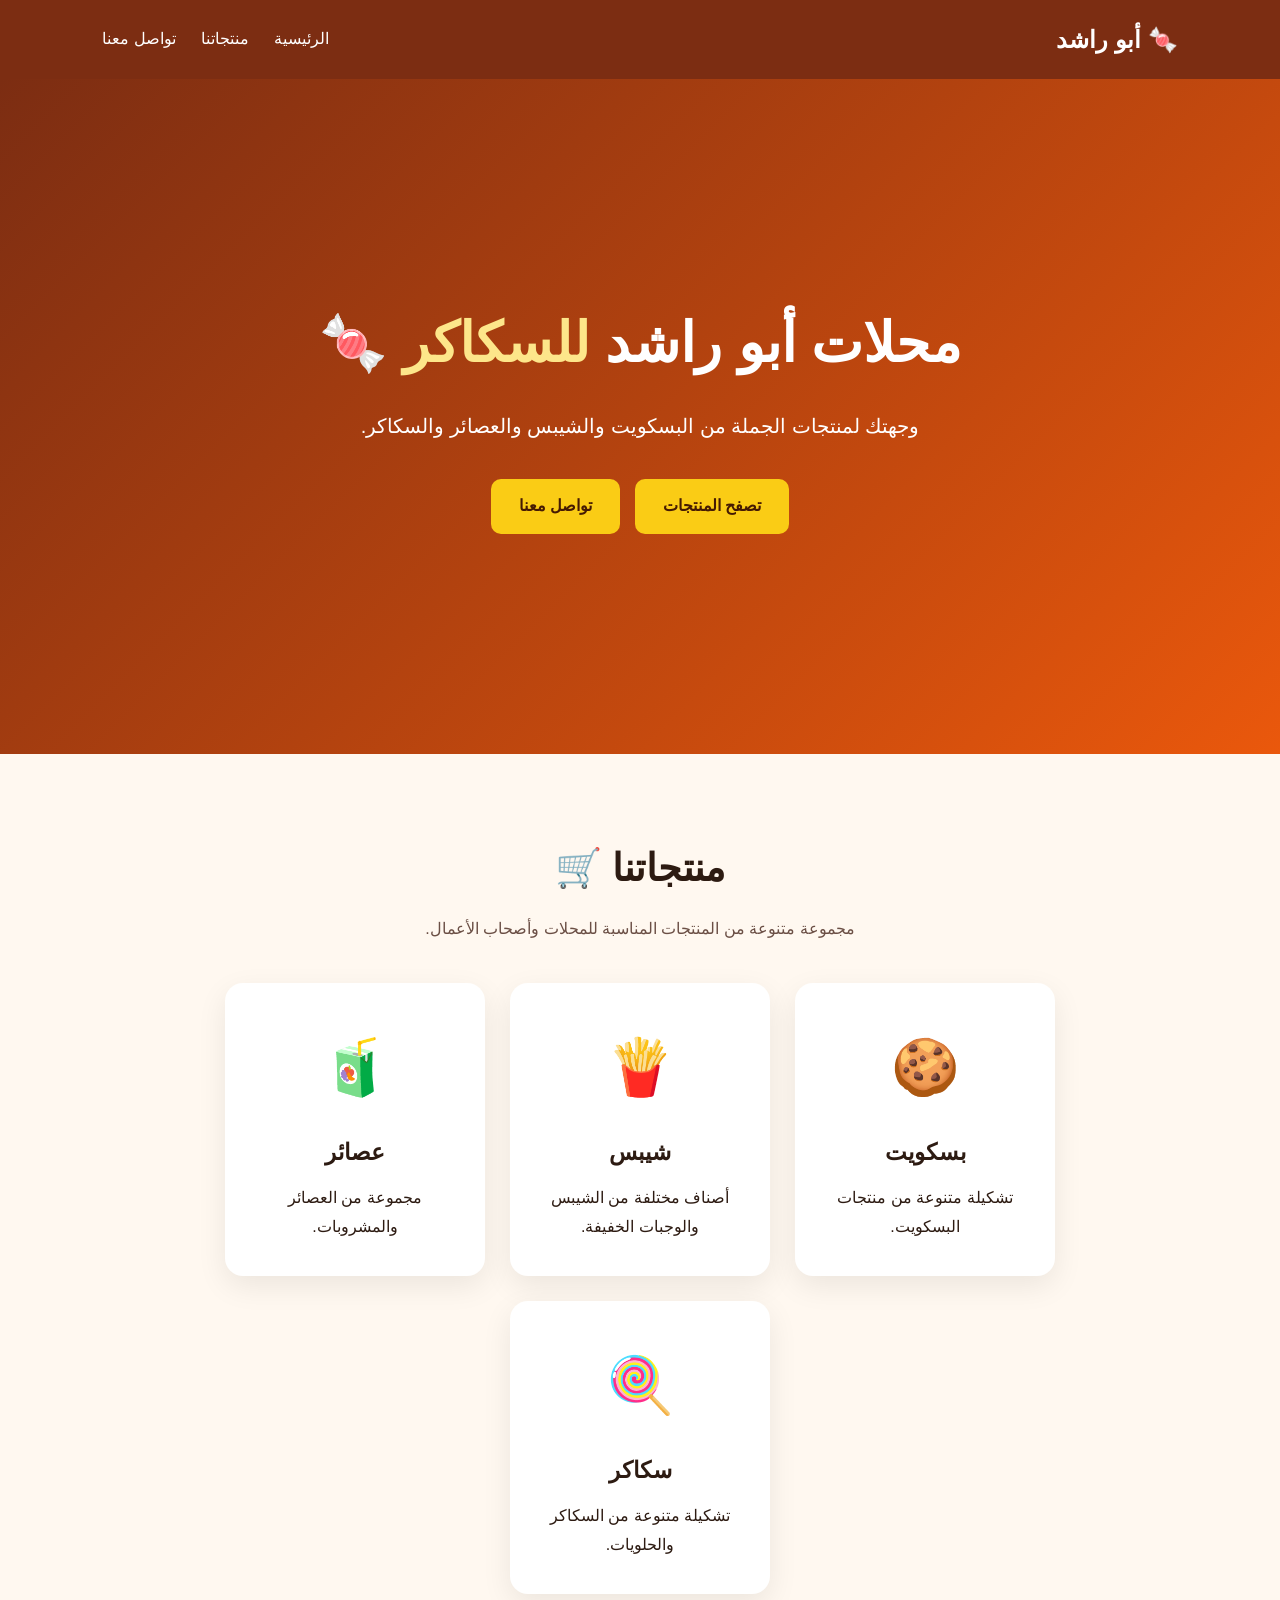
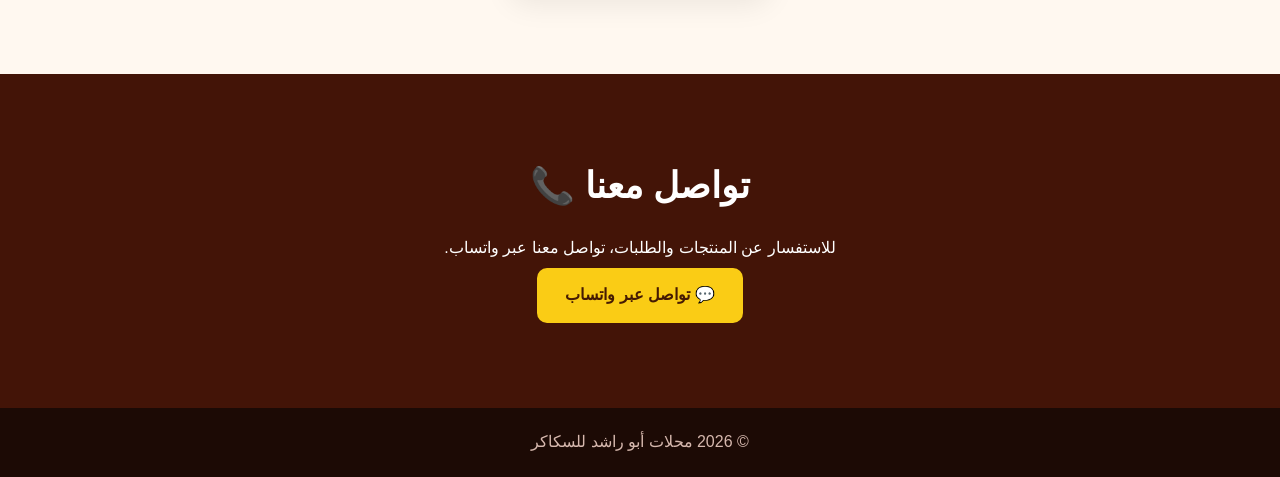
<file: abu-rashed.html>
<!DOCTYPE html>
<html lang="ar" dir="rtl">

<head>
    <meta charset="UTF-8">
    <meta name="viewport" content="width=device-width, initial-scale=1.0">

    <title>محلات أبو راشد للسكاكر | بسكويت، شيبس، عصائر وسكاكر</title>

    <meta name="description"
        content="محلات أبو راشد للسكاكر — متجر جملة لعرض البسكويت والشيبس والعصائر والسكاكر بطريقة سهلة واحترافية.">

    <style>
        * {
            margin: 0;
            padding: 0;
            box-sizing: border-box;
        }

        html {
            scroll-behavior: smooth;
        }

        body {
            font-family: Arial, sans-serif;
            background: #fff8f0;
            color: #2d1b12;
            line-height: 1.8;
        }

        header {
            background: #7c2d12;
            padding: 18px 8%;
            position: sticky;
            top: 0;
            z-index: 1000;
        }

        nav {
            display: flex;
            justify-content: space-between;
            align-items: center;
        }

        .logo {
            color: #fff;
            font-size: 24px;
            font-weight: bold;
        }

        nav ul {
            display: flex;
            list-style: none;
            gap: 25px;
        }

        nav a {
            color: white;
            text-decoration: none;
        }

        nav a:hover {
            opacity: 0.8;
        }

        .hero {
            min-height: 75vh;
            display: flex;
            justify-content: center;
            align-items: center;
            text-align: center;
            padding: 70px 20px;
            background: linear-gradient(135deg, #7c2d12, #ea580c);
            color: white;
        }

        .hero-content {
            max-width: 800px;
        }

        .hero h1 {
            font-size: 55px;
            margin-bottom: 15px;
        }

        .hero h1 span {
            color: #fde68a;
        }

        .hero p {
            font-size: 20px;
            margin-bottom: 30px;
        }

        .btn {
            display: inline-block;
            padding: 13px 28px;
            background: #facc15;
            color: #451a03;
            text-decoration: none;
            border-radius: 10px;
            font-weight: bold;
            margin: 5px;
        }

        .btn:hover {
            transform: translateY(-3px);
        }

        .section {
            padding: 80px 8%;
            text-align: center;
        }

        .section h2 {
            font-size: 38px;
            margin-bottom: 12px;
        }

        .section-text {
            max-width: 650px;
            margin: 0 auto 40px;
            color: #6b4f45;
        }

        .products {
            display: flex;
            justify-content: center;
            gap: 25px;
            flex-wrap: wrap;
        }

        .product {
            background: white;
            width: 260px;
            padding: 35px 25px;
            border-radius: 18px;
            box-shadow: 0 10px 30px rgba(0, 0, 0, 0.08);
            transition: 0.3s;
        }

        .product:hover {
            transform: translateY(-8px);
        }

        .product-icon {
            font-size: 55px;
            margin-bottom: 15px;
        }

        .product h3 {
            font-size: 23px;
            margin-bottom: 10px;
        }

        .contact {
            padding: 80px 20px;
            text-align: center;
            background: #431407;
            color: white;
        }

        .contact h2 {
            font-size: 36px;
            margin-bottom: 15px;
        }

        footer {
            background: #1c0a05;
            color: #d6b8ae;
            text-align: center;
            padding: 20px;
        }

        @media (max-width: 700px) {

            nav {
                flex-direction: column;
                gap: 15px;
            }

            nav ul {
                gap: 12px;
                flex-wrap: wrap;
                justify-content: center;
            }

            .hero {
                min-height: 65vh;
            }
.hero h1 {
                font-size: 38px;
            }

            .hero p {
                font-size: 17px;
            }

            .section {
                padding: 60px 20px;
            }

            .product {
                width: 100%;
                max-width: 340px;
            }
        }
    </style>

</head>

<body>

    <header>

        <nav>

            <div class="logo">
                🍬 أبو راشد
            </div>

            <ul>
                <li><a href="#home">الرئيسية</a></li>
                <li><a href="#products">منتجاتنا</a></li>
                <li><a href="#contact">تواصل معنا</a></li>
            </ul>

        </nav>

    </header>


    <section id="home" class="hero">

        <div class="hero-content">

            <h1>
                محلات أبو راشد
                <span>للسكاكر 🍬</span>
            </h1>

            <p>
                وجهتك لمنتجات الجملة من البسكويت والشيبس
                والعصائر والسكاكر.
            </p>

            <a href="#products" class="btn">
                تصفح المنتجات
            </a>

            <a href="#contact" class="btn">
                تواصل معنا
            </a>

        </div>

    </section>


    <section id="products" class="section">

        <h2>منتجاتنا 🛒</h2>

        <p class="section-text">
            مجموعة متنوعة من المنتجات المناسبة للمحلات
            وأصحاب الأعمال.
        </p>


        <div class="products">

            <div class="product">

                <div class="product-icon">
                    🍪
                </div>

                <h3>
                    بسكويت
                </h3>

                <p>
                    تشكيلة متنوعة من منتجات البسكويت.
                </p>

            </div>


            <div class="product">

                <div class="product-icon">
                    🍟
                </div>

                <h3>
                    شيبس
                </h3>

                <p>
                    أصناف مختلفة من الشيبس والوجبات الخفيفة.
                </p>

            </div>


            <div class="product">

                <div class="product-icon">
                    🧃
                </div>

                <h3>
                    عصائر
                </h3>

                <p>
                    مجموعة من العصائر والمشروبات.
                </p>

            </div>


            <div class="product">

                <div class="product-icon">
                    🍭
                </div>

                <h3>
                    سكاكر
                </h3>

                <p>
                    تشكيلة متنوعة من السكاكر والحلويات.
                </p>

            </div>

        </div>

    </section>


    <section id="contact" class="contact">

        <h2>
            تواصل معنا 📞
        </h2>

        <p>
            للاستفسار عن المنتجات والطلبات، تواصل معنا عبر واتساب.
        </p>

        <a href="https://wa.me/962787437604"
            class="btn"
            target="_blank">
            💬 تواصل عبر واتساب
        </a>

    </section>


    <footer>

        <p>
            © 2026 محلات أبو راشد للسكاكر
        </p>

    </footer>

</body>

</html>
</file>
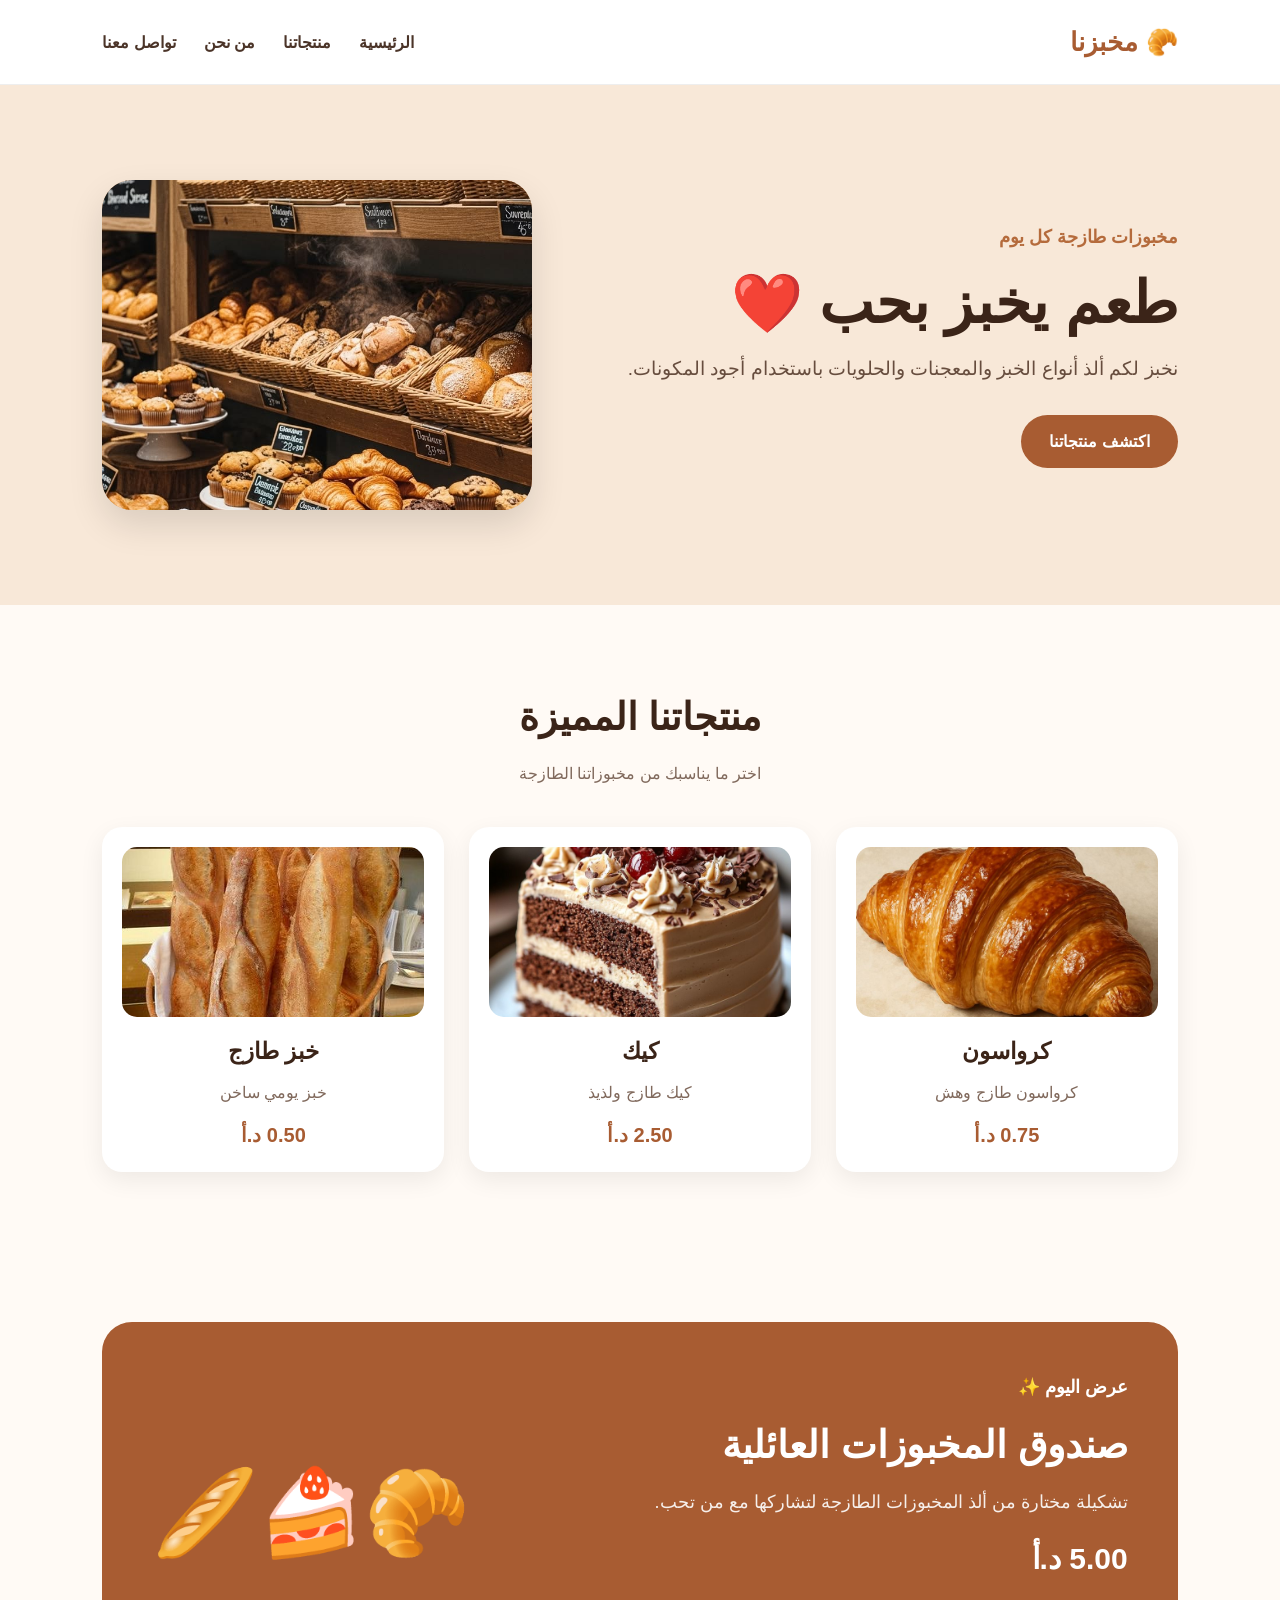
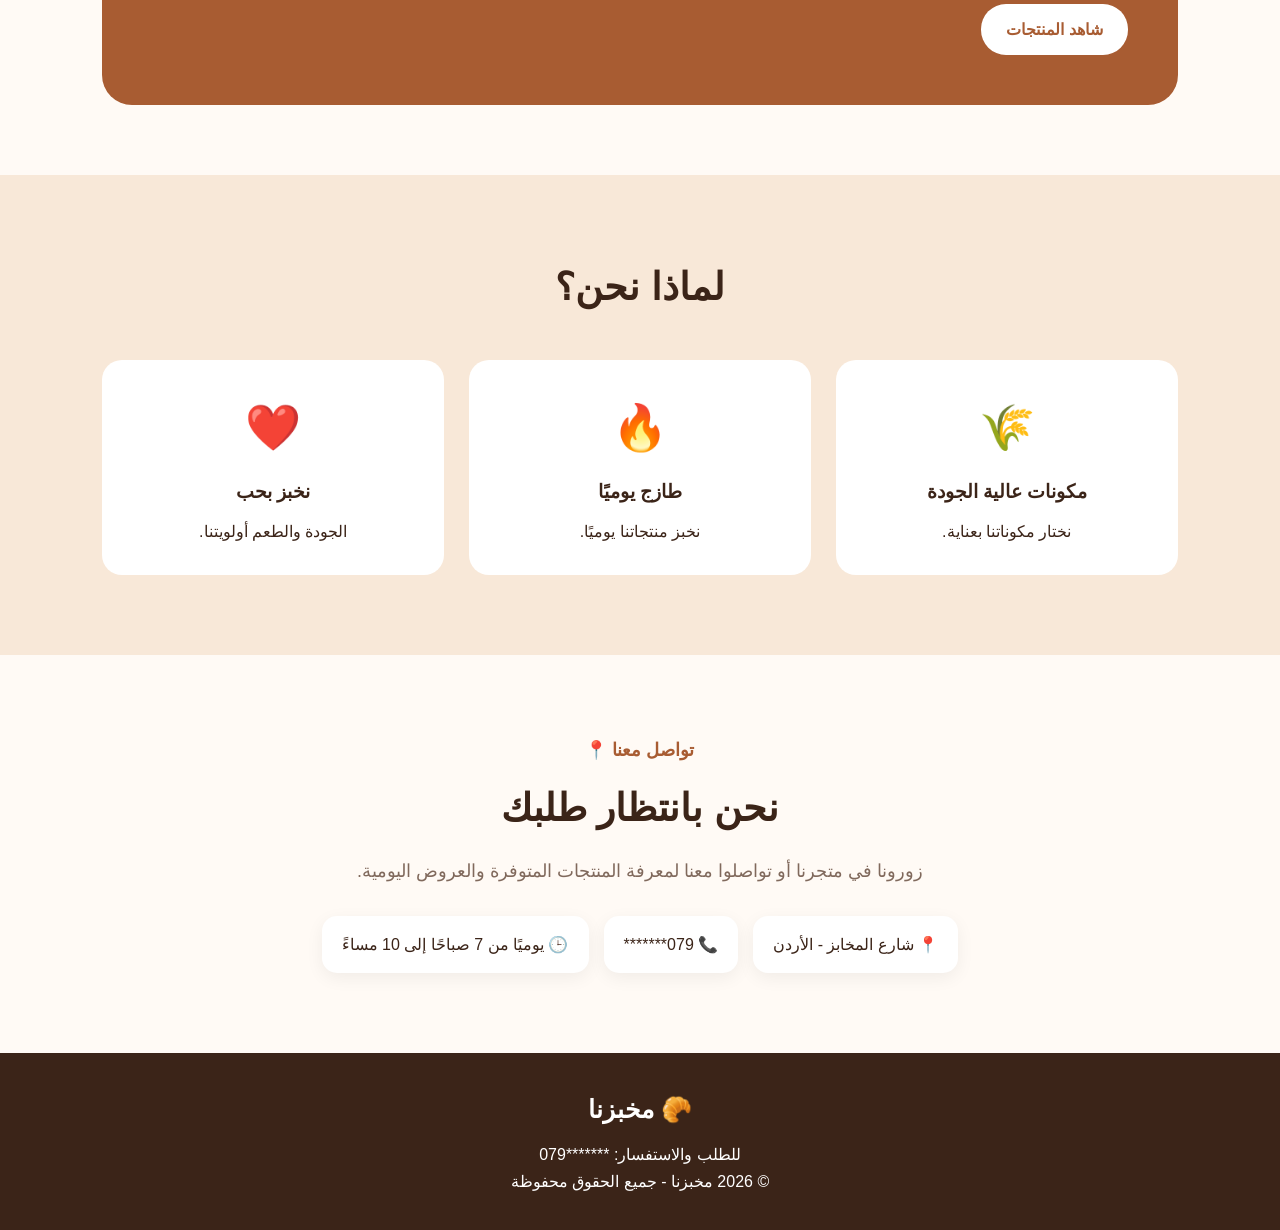
<file: bakery/bakery.html>
<!DOCTYPE html>
<html lang="ar" dir="rtl">
<head>
    <meta charset="UTF-8">
    <meta name="viewport" content="width=device-width, initial-scale=1.0">

    <title>مخبزنا | مخبوزات طازجة يوميًا</title>

    <link rel="stylesheet" href="bakery.css">
</head>

<body>

    <header>
        <div class="logo">🥐 مخبزنا</div>

        <nav>
            <a href="#">الرئيسية</a>
            <a href="#products">منتجاتنا</a>
            <a href="#about">من نحن</a>
            <a href="#contact">تواصل معنا</a>
        </nav>
    </header>

    <main>

        <section class="hero">
            <div class="hero-text">
                <span>مخبوزات طازجة كل يوم</span>

                <h1>طعم يخبز بحب ❤️</h1>

                <p>
                    نخبز لكم ألذ أنواع الخبز والمعجنات والحلويات
                    باستخدام أجود المكونات.
                </p>

                <a href="#products" class="button">
                    اكتشف منتجاتنا
                </a>
            </div>

           <div class="hero-image">
    <img src="bakery.jpg" alt="مخبوزات طازجة">
           </div>
        </section>

        <section id="products" class="products">

            <h2>منتجاتنا المميزة</h2>

            <p class="section-text">
                اختر ما يناسبك من مخبوزاتنا الطازجة
            </p>

            <div class="product-container">

                <div class="product-card">
                    <div class="product-icon">
    <img src="croissant.jpg" alt="كرواسون">
</div>
                    <h3>كرواسون</h3>
                    <p>كرواسون طازج وهش</p>
                    <strong>0.75 د.أ</strong>
                </div>

                <div class="product-card">
                    <div class="product-icon">
    <img src="cake.jpg" alt="كيك">
</div>
                    <h3>كيك</h3>
                    <p>كيك طازج ولذيذ</p>
                    <strong>2.50 د.أ</strong>
                </div>

                <div class="product-card">
                    <div class="product-icon">
    <img src="bread.jpg" alt="خبز طازج">
</div>
                    <h3>خبز طازج</h3>
                    <p>خبز يومي ساخن</p>
                    <strong>0.50 د.أ</strong>
                </div>

            </div>

        </section>

        <section class="special-offer">

            <div class="offer-content">
                <span>عرض اليوم ✨</span>

                <h2>صندوق المخبوزات العائلية</h2>

                <p>
                    تشكيلة مختارة من ألذ المخبوزات الطازجة
                    لتشاركها مع من تحب.
                </p>

                <div class="offer-price">
                    5.00 د.أ
                </div>

                <a href="#products" class="offer-button">
    شاهد المنتجات
</a>
            </div>

            <div class="offer-icon">
                🥐🍰🥖
            </div>

        </section>

        <section id="about" class="about">

            <h2>لماذا نحن؟</h2>

            <div class="features">

                <div>
                    <span>🌾</span>
                    <h3>مكونات عالية الجودة</h3>
                    <p>نختار مكوناتنا بعناية.</p>
                </div>

                <div>
                    <span>🔥</span>
                    <h3>طازج يوميًا</h3>
                    <p>نخبز منتجاتنا يوميًا.</p>
                </div>

                <div>
                    <span>❤️</span>
                    <h3>نخبز بحب</h3>
                    <p>الجودة والطعم أولويتنا.</p>
                </div>

            </div>

        </section>

    </main>

    <section id="contact" class="contact">

            <div class="contact-content">
                <span>تواصل معنا 📍</span>

                <h2>نحن بانتظار طلبك</h2>

                <p>
                    زورونا في متجرنا أو تواصلوا معنا لمعرفة
                    المنتجات المتوفرة والعروض اليومية.
                </p>

                <div class="contact-info">
                    <div>📍 شارع المخابز - الأردن</div>
                    <div>📞 079*******</div>
                    <div>🕒 يوميًا من 7 صباحًا إلى 10 مساءً</div>
                </div>
            </div>

        </section>

    <footer id="contact">
        <h3>🥐 مخبزنا</h3>
        <p>للطلب والاستفسار: *******079</p>
        <p>© 2026 مخبزنا - جميع الحقوق محفوظة</p>
    </footer>

</body>
</html>
</file>
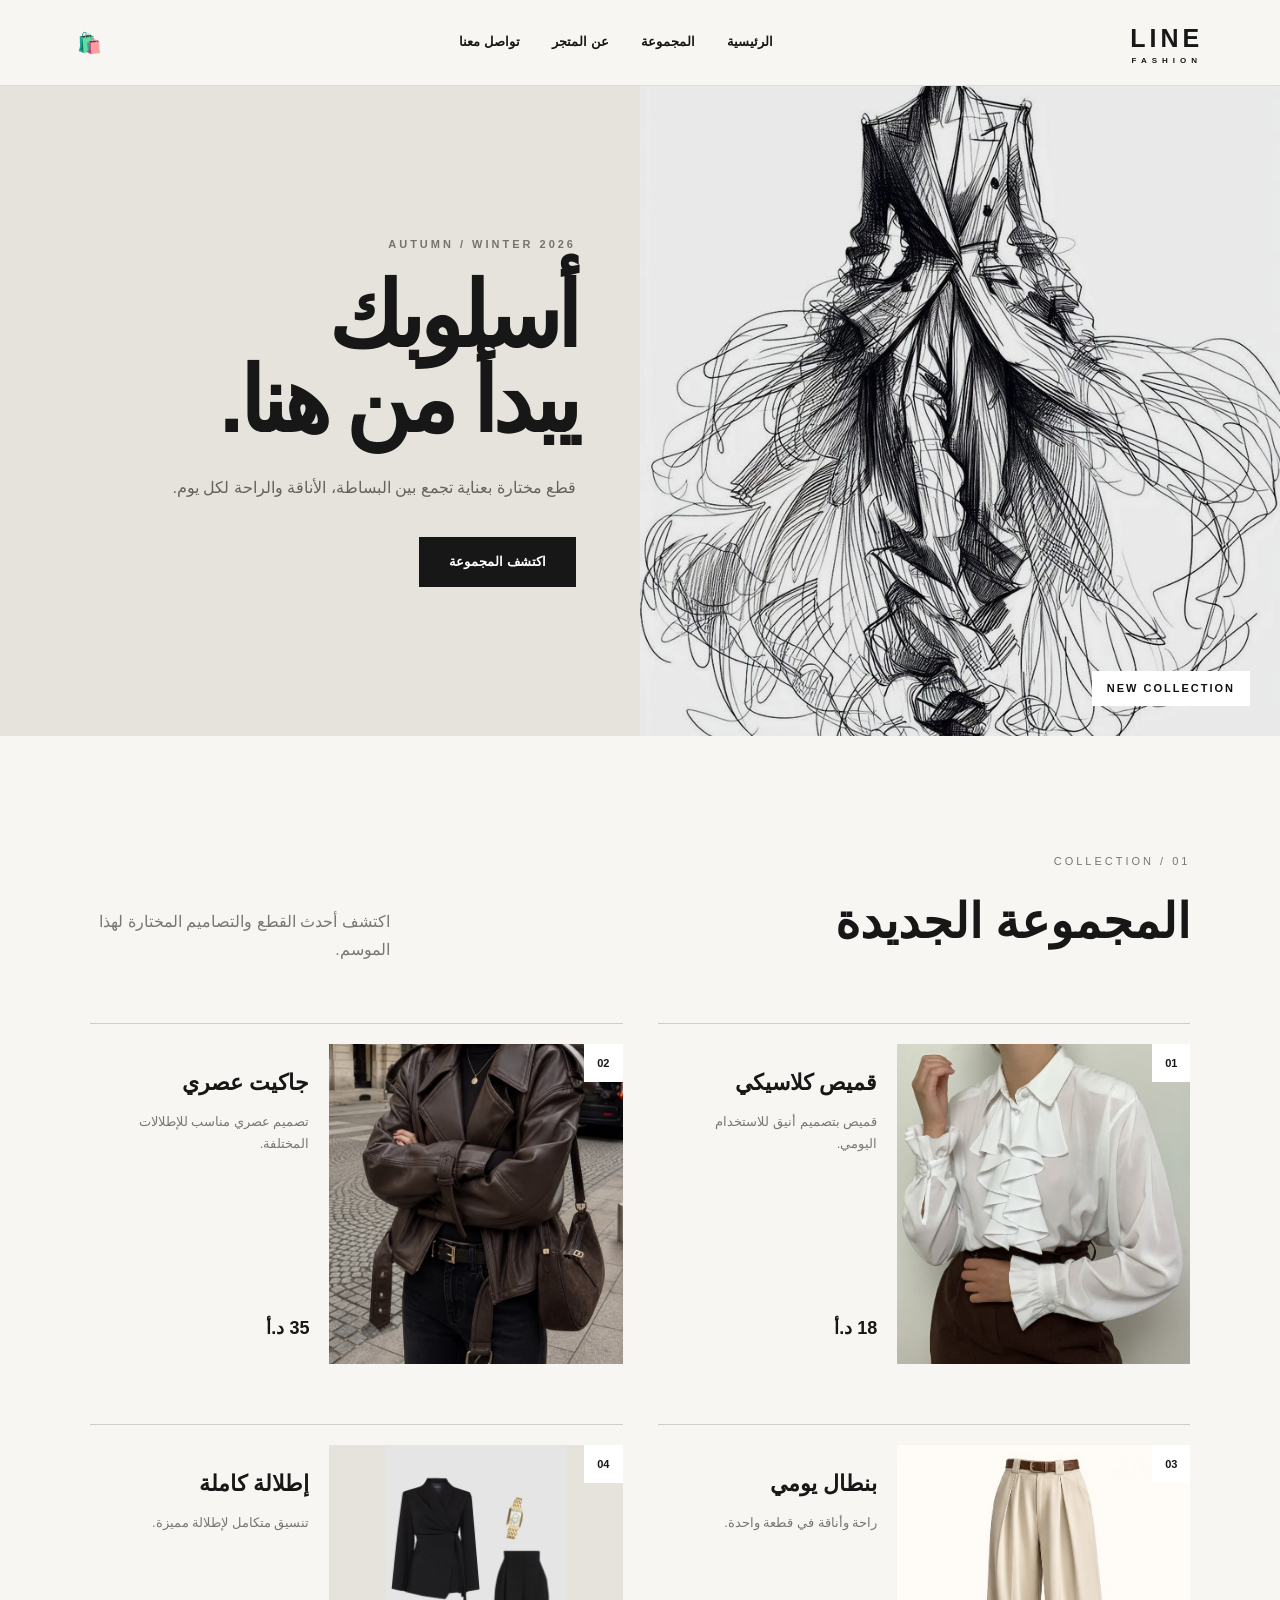
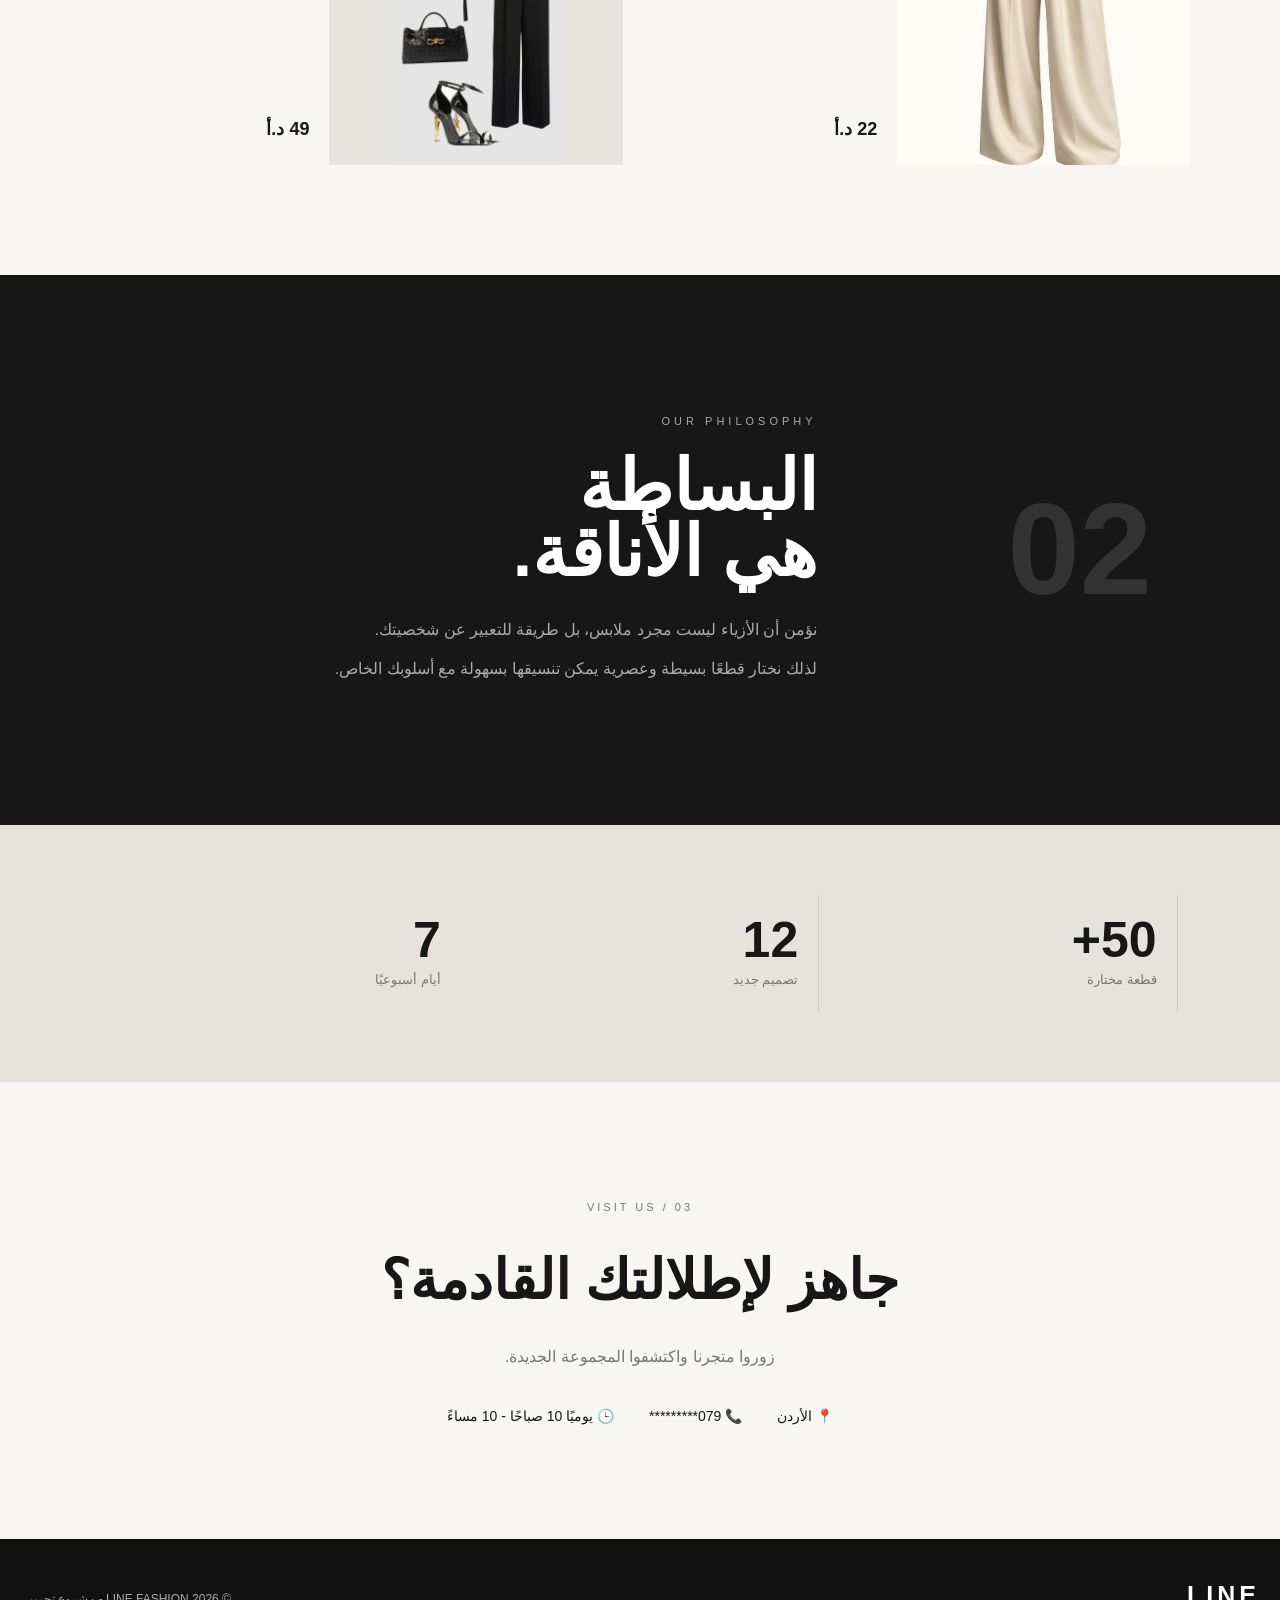
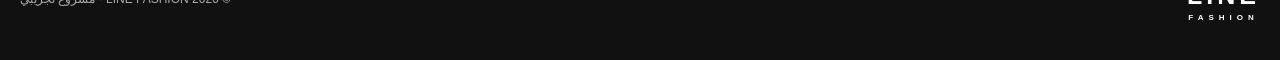
<file: clothing/clothing.html>
<!DOCTYPE html>
<html lang="ar" dir="rtl">

<head>
    <meta charset="UTF-8">
    <meta name="viewport" content="width=device-width, initial-scale=1.0">

    <title>LINE | متجر أزياء</title>

    <link rel="stylesheet" href="clothing.css">
</head>

<body>

    <header>

        <div class="fashion-logo">
            LINE
            <span>FASHION</span>
        </div>

        <nav>
            <a href="#">الرئيسية</a>
            <a href="#collection">المجموعة</a>
            <a href="#about">عن المتجر</a>
            <a href="#contact">تواصل معنا</a>
        </nav>

        <div class="header-icon">
            🛍️
        </div>

    </header>


    <main>

        <section class="fashion-hero">

            <div class="fashion-image">
                <div class="image-label">
                    NEW COLLECTION
                </div>
            </div>

            <div class="fashion-content">

                <span>
                    AUTUMN / WINTER 2026
                </span>

                <h1>
                    أسلوبك
                    <br>
                    يبدأ من هنا.
                </h1>

                <p>
                    قطع مختارة بعناية تجمع بين البساطة،
                    الأناقة والراحة لكل يوم.
                </p>

                <a href="#collection" class="shop-button">
                    اكتشف المجموعة
                </a>

            </div>

        </section>


        <section id="collection" class="collection">

            <div class="collection-heading">

                <div>
                    <span>01 / COLLECTION</span>

                    <h2>
                        المجموعة الجديدة
                    </h2>
                </div>

                <p>
                    اكتشف أحدث القطع والتصاميم
                    المختارة لهذا الموسم.
                </p>

            </div>


            <div class="fashion-products">

                <article class="fashion-product">

                    <div class="product-photo photo-one">
                        <span>01</span>
                    </div>

                    <div class="product-details">
                        <h3>قميص كلاسيكي</h3>
                        <p>قميص بتصميم أنيق للاستخدام اليومي.</p>
                        <strong>18 د.أ</strong>
                    </div>

                </article>


                <article class="fashion-product">

                    <div class="product-photo photo-two">
                        <span>02</span>
                    </div>

                    <div class="product-details">
                        <h3>جاكيت عصري</h3>
                        <p>تصميم عصري مناسب للإطلالات المختلفة.</p>
                        <strong>35 د.أ</strong>
                    </div>

                </article>


                <article class="fashion-product">

                    <div class="product-photo photo-three">
                        <span>03</span>
                    </div>

                    <div class="product-details">
                        <h3>بنطال يومي</h3>
                        <p>راحة وأناقة في قطعة واحدة.</p>
                        <strong>22 د.أ</strong>
                    </div>

                </article>


                <article class="fashion-product">

                    <div class="product-photo photo-four">
                        <span>04</span>
                    </div>

                    <div class="product-details">
                        <h3>إطلالة كاملة</h3>
                        <p>تنسيق متكامل لإطلالة مميزة.</p>
                        <strong>49 د.أ</strong>
                    </div>

                </article>

            </div>

        </section>


        <section id="about" class="fashion-about">

            <div class="about-number">
                02
            </div>

            <div class="about-text">

                <span>OUR PHILOSOPHY</span>

                <h2>
                    البساطة
                    <br>
                    هي الأناقة.
                </h2>

                <p>
                    نؤمن أن الأزياء ليست مجرد ملابس،
                    بل طريقة للتعبير عن شخصيتك.
                </p>

                <p>
                    لذلك نختار قطعًا بسيطة وعصرية
                    يمكن تنسيقها بسهولة مع أسلوبك الخاص.
                </p>

            </div>

        </section>


        <section class="fashion-stats">

            <div>
                <strong>50+</strong>
                <span>قطعة مختارة</span>
            </div>

            <div>
                <strong>12</strong>
                <span>تصميم جديد</span>
            </div>

            <div>
                <strong>7</strong>
                <span>أيام أسبوعيًا</span>
            </div>

        </section>


        <section id="contact" class="fashion-contact">

            <span>
                03 / VISIT US
            </span>

            <h2>
                جاهز لإطلالتك القادمة؟
            </h2>

            <p>
                زوروا متجرنا واكتشفوا المجموعة الجديدة.
            </p>

            <div class="fashion-contact-info">

                <div>
                    📍 الأردن
                </div>

                <div>
                    📞 079*********
                </div>

                <div>
                    🕒 يوميًا 10 صباحًا - 10 مساءً
                </div>

            </div>

        </section>

    </main>


    <footer>

        <div class="fashion-logo">
            LINE
            <span>FASHION</span>
        </div>

        <p>
            © 2026 LINE FASHION - مشروع تجريبي
        </p>

    </footer>

</body>

</html>
</file>
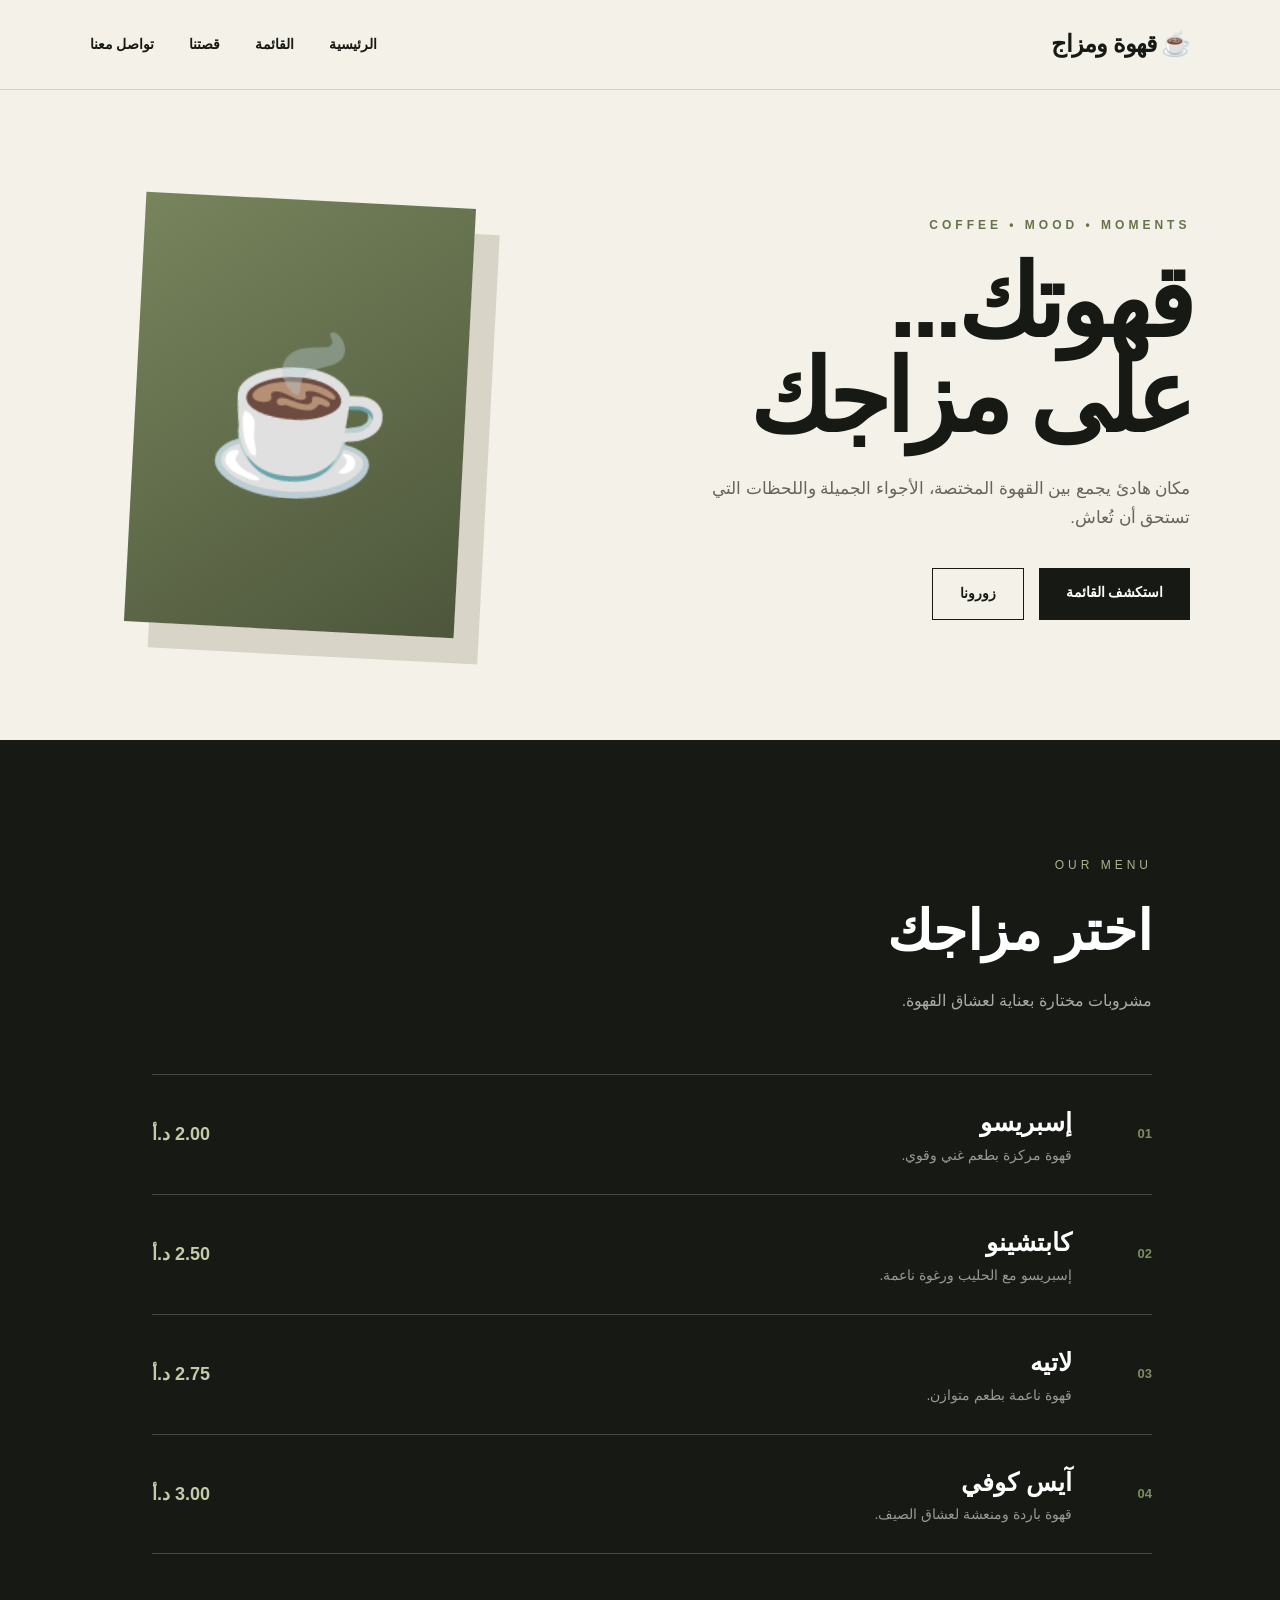
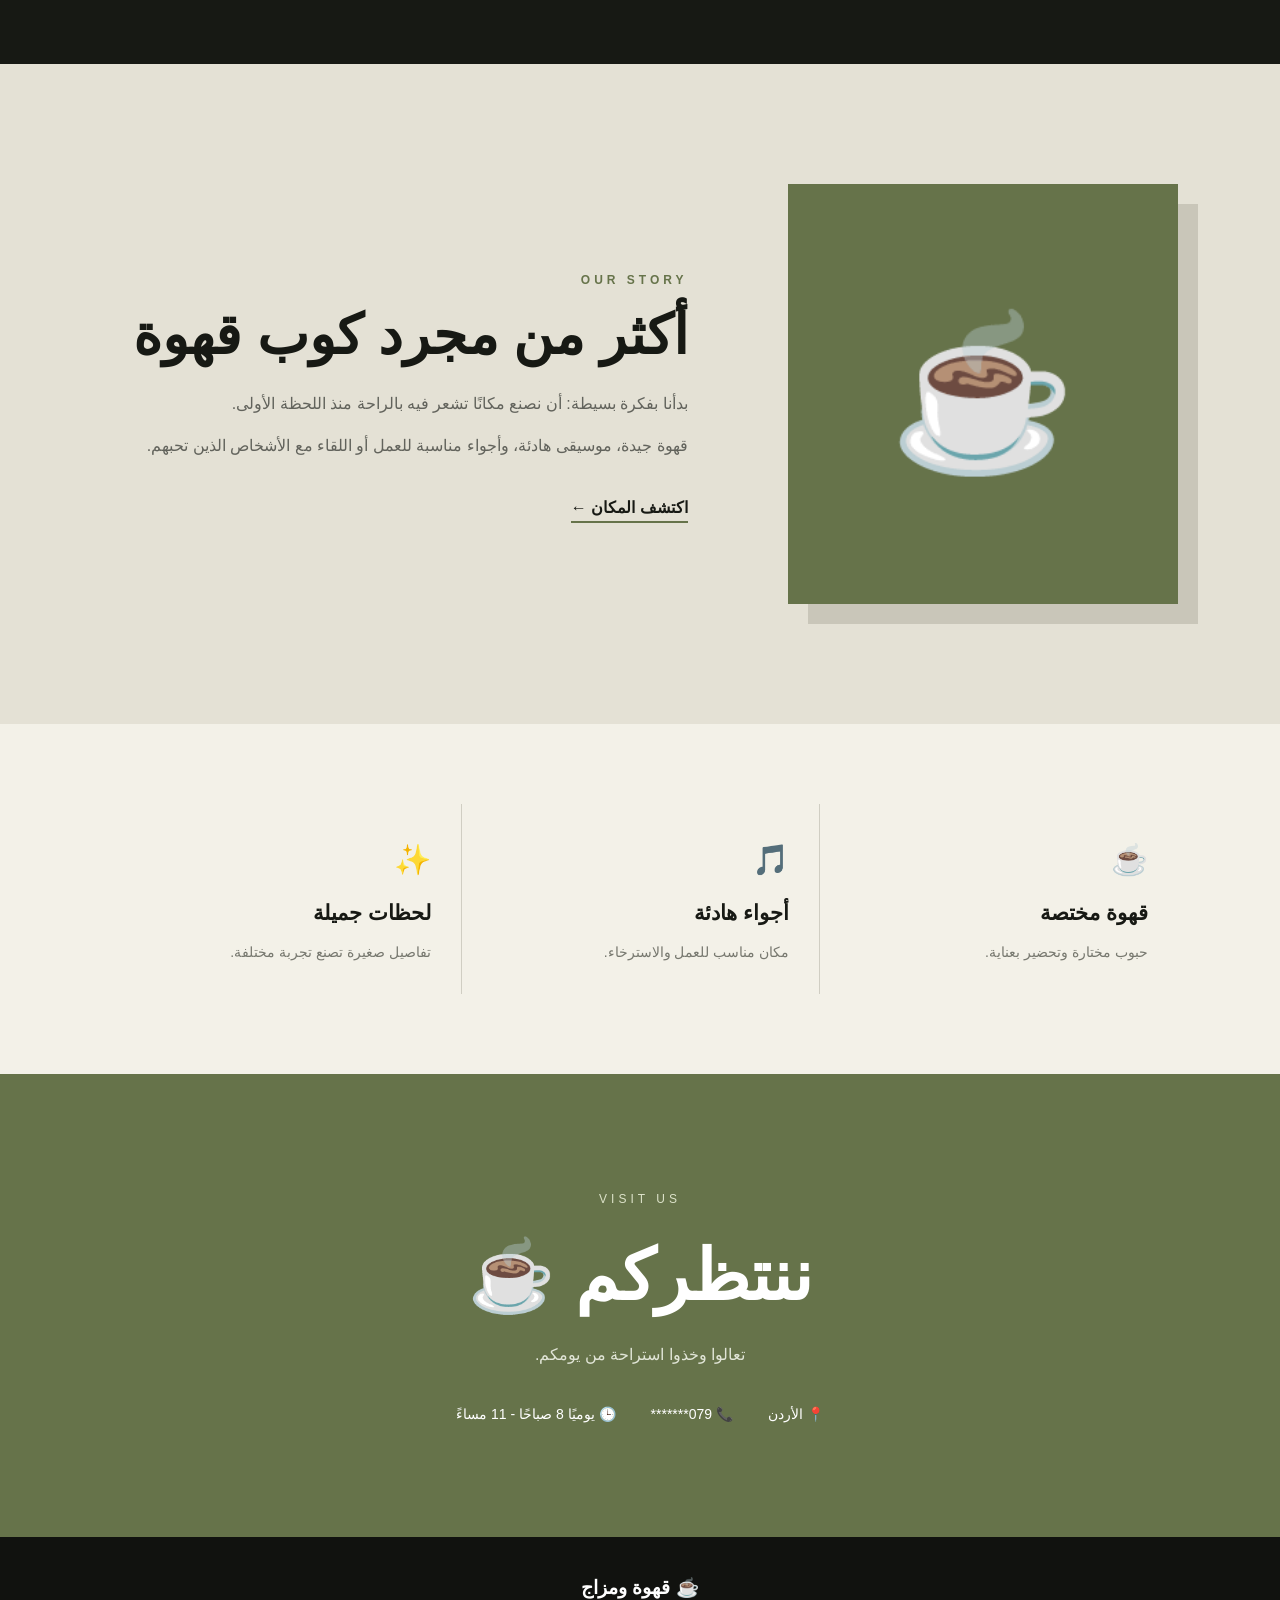
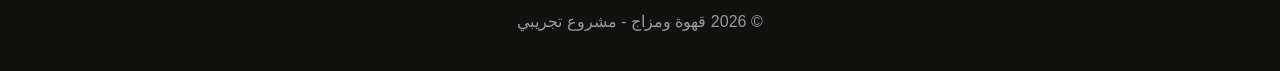
<file: coffee/coffee.html>
<!DOCTYPE html>
<html lang="ar" dir="rtl">

<head>
    <meta charset="UTF-8">
    <meta name="viewport" content="width=device-width, initial-scale=1.0">

    <title>قهوة ومزاج | كافيه</title>

    <link rel="stylesheet" href="coffee.css">
</head>

<body>

    <header>

        <div class="coffee-logo">
            ☕ قهوة ومزاج
        </div>

        <nav>
            <a href="#">الرئيسية</a>
            <a href="#menu">القائمة</a>
            <a href="#story">قصتنا</a>
            <a href="#contact">تواصل معنا</a>
        </nav>

    </header>


    <main>

        <section class="coffee-hero">

            <div class="hero-content">

                <span class="small-title">
                    COFFEE • MOOD • MOMENTS
                </span>

                <h1>
                    قهوتك...
                    <br>
                    على مزاجك
                </h1>

                <p>
                    مكان هادئ يجمع بين القهوة المختصة،
                    الأجواء الجميلة واللحظات التي تستحق أن تُعاش.
                </p>

                <div class="hero-buttons">

                    <a href="#menu" class="main-button">
                        استكشف القائمة
                    </a>

                    <a href="#contact" class="outline-button">
                        زورونا
                    </a>

                </div>

            </div>

            <div class="coffee-cup">
                ☕
            </div>

        </section>


        <section id="menu" class="menu">

            <div class="menu-heading">

                <span>OUR MENU</span>

                <h2>
                    اختر مزاجك
                </h2>

                <p>
                    مشروبات مختارة بعناية لعشاق القهوة.
                </p>

            </div>


            <div class="menu-grid">

                <div class="menu-item">

                    <div class="menu-number">
                        01
                    </div>

                    <div class="menu-info">

                        <h3>
                            إسبريسو
                        </h3>

                        <p>
                            قهوة مركزة بطعم غني وقوي.
                        </p>

                    </div>

                    <strong>
                        2.00 د.أ
                    </strong>

                </div>


                <div class="menu-item">

                    <div class="menu-number">
                        02
                    </div>

                    <div class="menu-info">

                        <h3>
                            كابتشينو
                        </h3>

                        <p>
                            إسبريسو مع الحليب ورغوة ناعمة.
                        </p>

                    </div>

                    <strong>
                        2.50 د.أ
                    </strong>

                </div>


                <div class="menu-item">

                    <div class="menu-number">
                        03
                    </div>

                    <div class="menu-info">

                        <h3>
                            لاتيه
                        </h3>

                        <p>
                            قهوة ناعمة بطعم متوازن.
                        </p>

                    </div>

                    <strong>
                        2.75 د.أ
                    </strong>

                </div>


                <div class="menu-item">

                    <div class="menu-number">
                        04
                    </div>

                    <div class="menu-info">

                        <h3>
                            آيس كوفي
                        </h3>

                        <p>
                            قهوة باردة ومنعشة لعشاق الصيف.
                        </p>

                    </div>

                    <strong>
                        3.00 د.أ
                    </strong>

                </div>

            </div>

        </section>


        <section id="story" class="story">

            <div class="story-image">
                ☕
            </div>

            <div class="story-text">

                <span>
                    OUR STORY
                </span>

                <h2>
                    أكثر من مجرد كوب قهوة
                </h2>

                <p>
                    بدأنا بفكرة بسيطة:
                    أن نصنع مكانًا تشعر فيه بالراحة
                    منذ اللحظة الأولى.
                </p>

                <p>
                    قهوة جيدة، موسيقى هادئة،
                    وأجواء مناسبة للعمل أو اللقاء
                    مع الأشخاص الذين تحبهم.
                </p>

                <a href="#contact">
                    اكتشف المكان ←
                </a>

            </div>

        </section>


        <section class="experience">

            <div>
                <span>☕</span>
                <h3>قهوة مختصة</h3>
                <p>حبوب مختارة وتحضير بعناية.</p>
            </div>

            <div>
                <span>🎵</span>
                <h3>أجواء هادئة</h3>
                <p>مكان مناسب للعمل والاسترخاء.</p>
            </div>

            <div>
                <span>✨</span>
                <h3>لحظات جميلة</h3>
                <p>تفاصيل صغيرة تصنع تجربة مختلفة.</p>
            </div>

        </section>


        <section id="contact" class="coffee-contact">

            <span>
                VISIT US
            </span>

            <h2>
                ننتظركم ☕
            </h2>

            <p>
                تعالوا وخذوا استراحة من يومكم.
            </p>

            <div class="contact-details">

                <div>
                    📍 الأردن
                </div>

                <div>
                    📞 079*******
                </div>

                <div>
                    🕒 يوميًا 8 صباحًا - 11 مساءً
                </div>

            </div>

        </section>

    </main>


    <footer>

        <h3>
            ☕ قهوة ومزاج
        </h3>

        <p>
            © 2026 قهوة ومزاج - مشروع تجريبي
        </p>

    </footer>

</body>

</html>
</file>
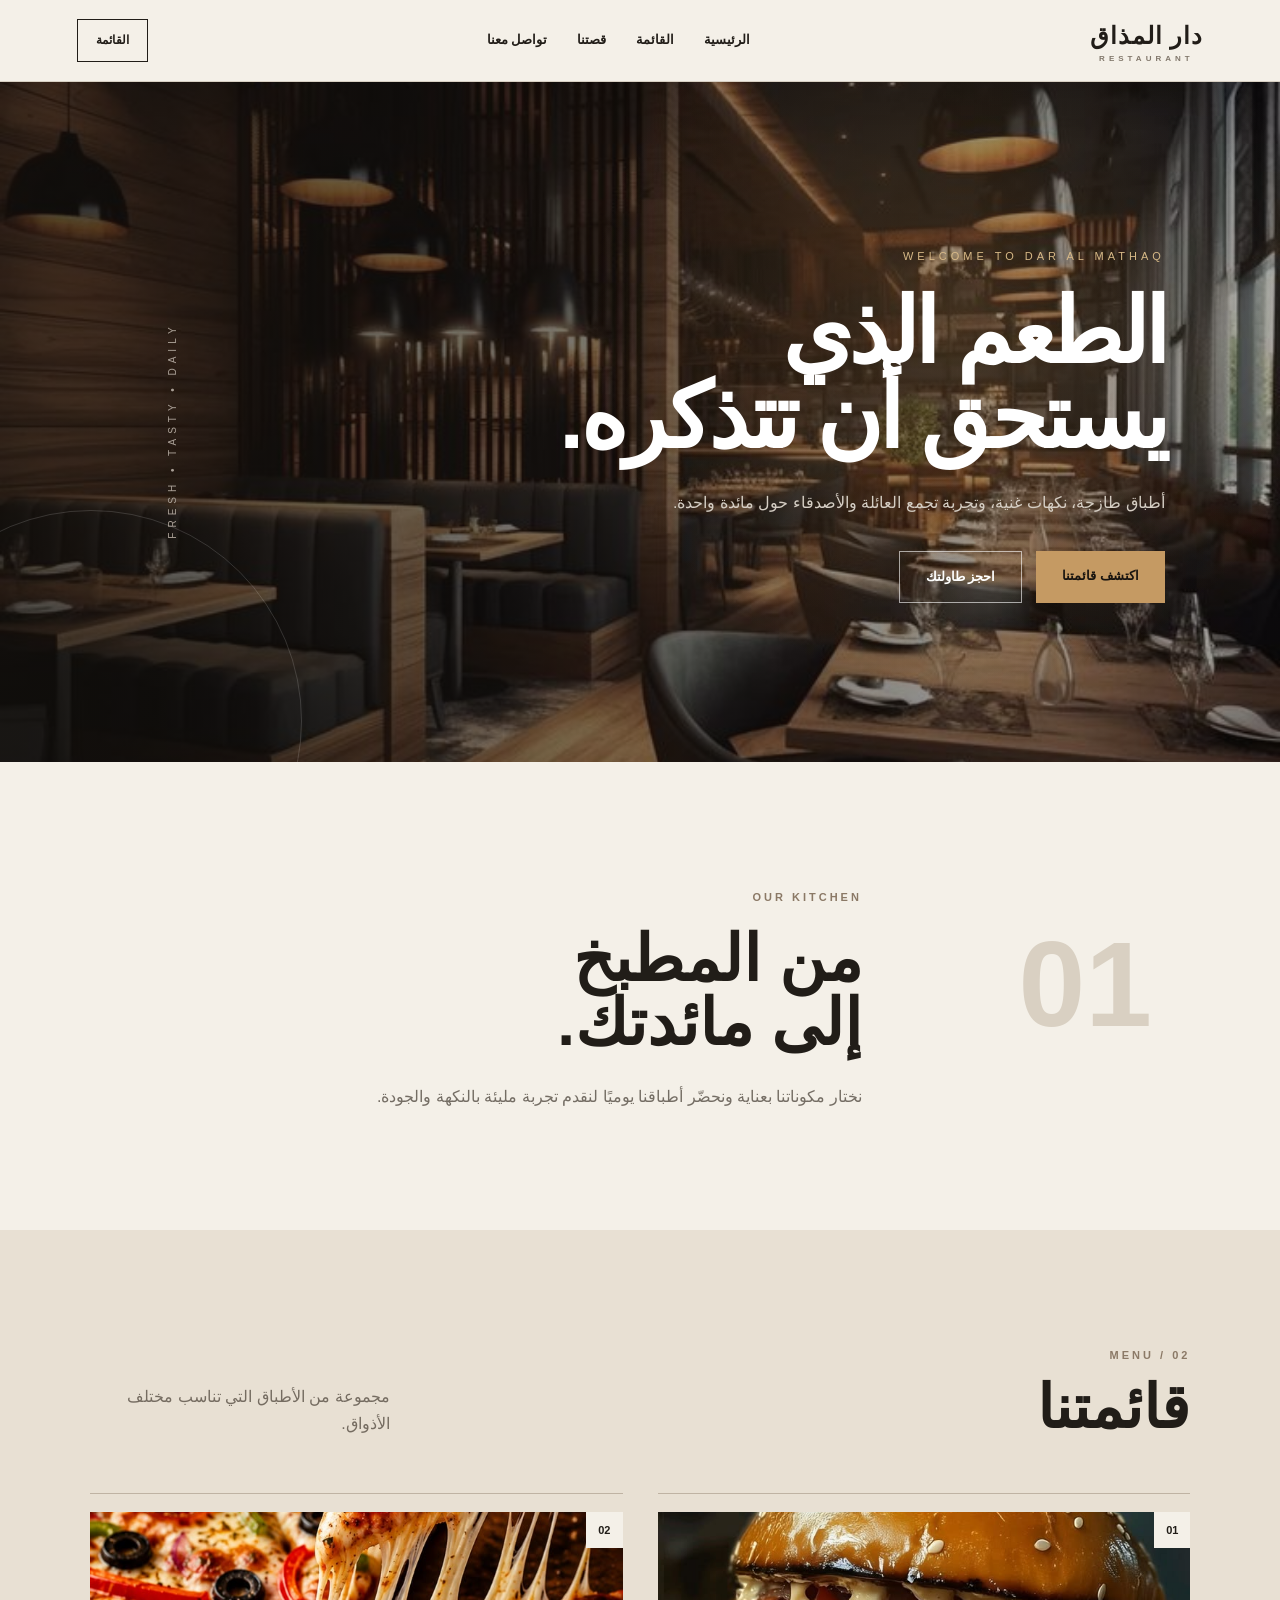
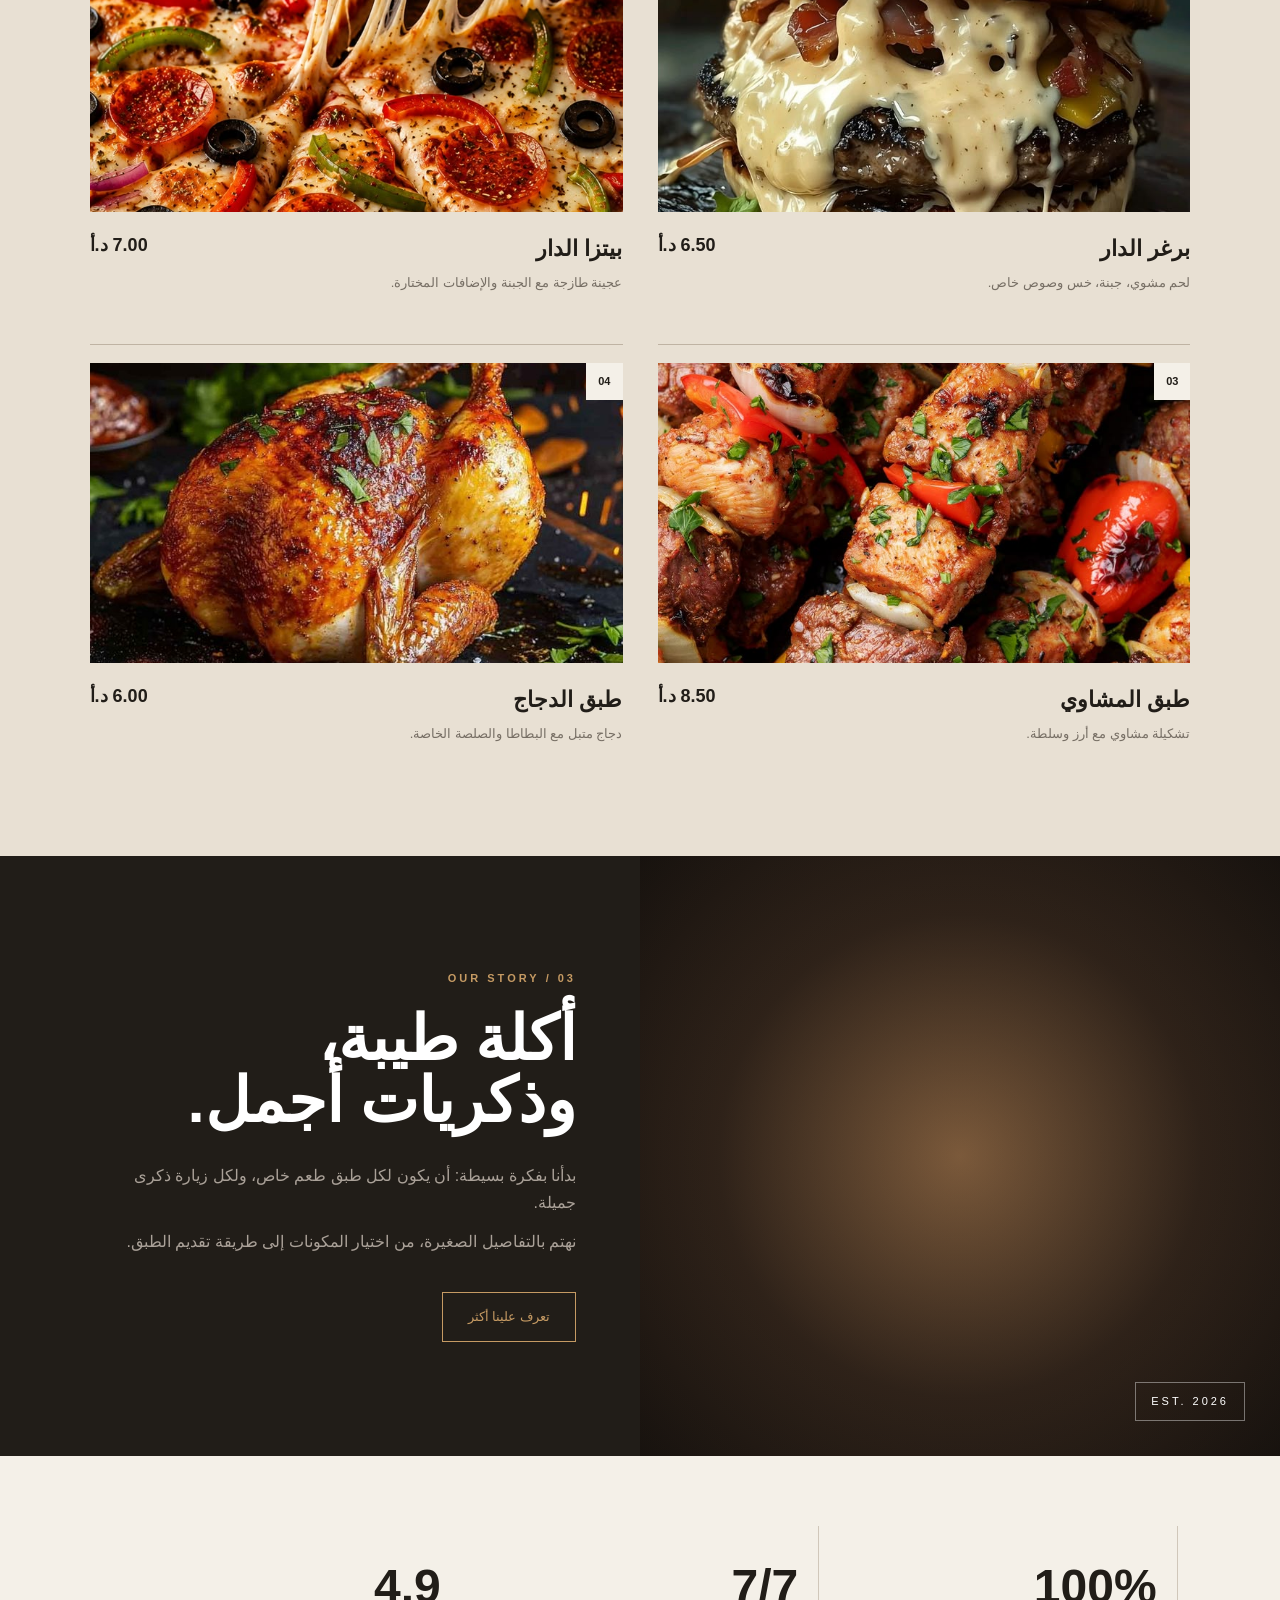
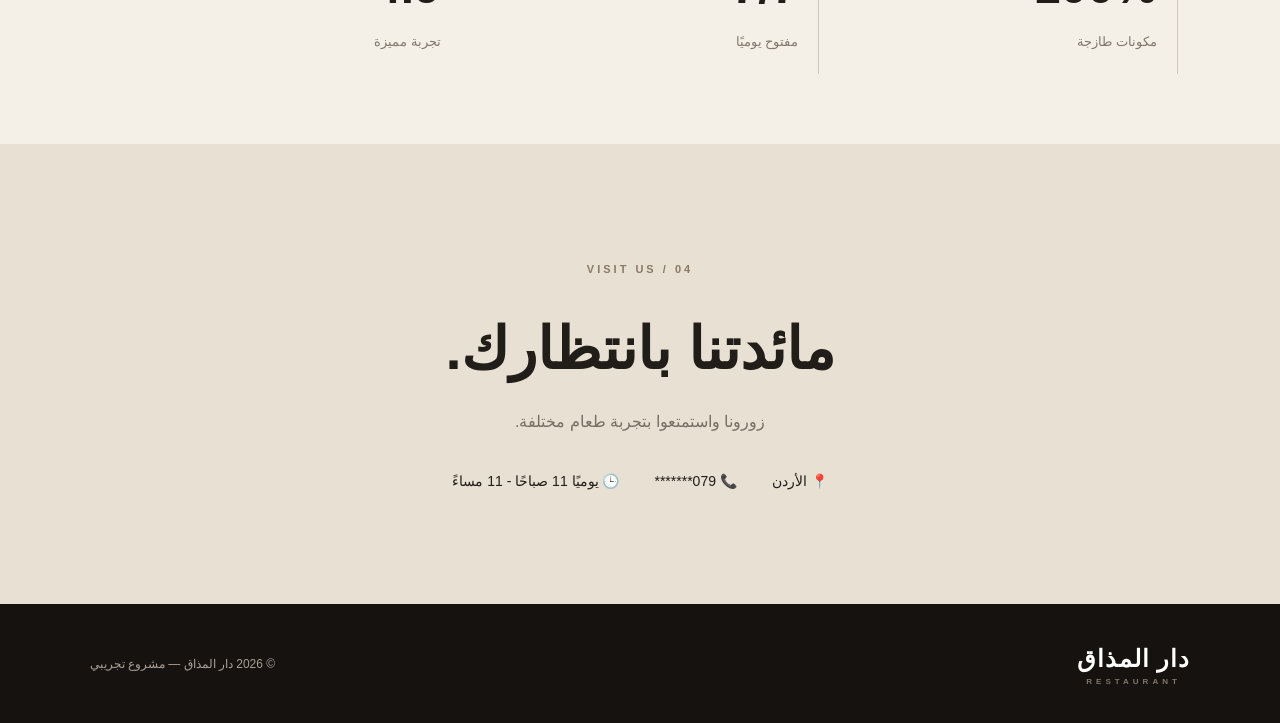
<file: restaurant/restaurant.html>
<!DOCTYPE html>
<html lang="ar" dir="rtl">

<head>
    <meta charset="UTF-8">
    <meta name="viewport" content="width=device-width, initial-scale=1.0">

    <title>دار المذاق | مطعم</title>

    <link rel="stylesheet" href="restaurant.css">
</head>

<body>

    <header>

        <div class="restaurant-logo">
            دار المذاق
            <span>RESTAURANT</span>
        </div>

        <nav>
            <a href="#home">الرئيسية</a>
            <a href="#menu">القائمة</a>
            <a href="#story">قصتنا</a>
            <a href="#contact">تواصل معنا</a>
        </nav>

        <a href="#menu" class="header-btn">
            القائمة
        </a>

    </header>


    <main>

        <!-- HERO -->

        <section id="home" class="restaurant-hero">

            <div class="hero-overlay"></div>

            <div class="hero-content">

                <span>WELCOME TO DAR AL MATHAQ</span>

                <h1>
                    الطعم الذي
                    <br>
                    يستحق أن تتذكره.
                </h1>

                <p>
                    أطباق طازجة، نكهات غنية،
                    وتجربة تجمع العائلة والأصدقاء حول مائدة واحدة.
                </p>

                <div class="hero-buttons">

                    <a href="#menu" class="main-btn">
                        اكتشف قائمتنا
                    </a>

                    <a href="#contact" class="outline-btn">
                        احجز طاولتك
                    </a>

                </div>

            </div>

            <div class="hero-side-text">
                FRESH • TASTY • DAILY
            </div>

        </section>


        <!-- INTRO -->

        <section class="restaurant-intro">

            <div class="intro-number">
                01
            </div>

            <div>

                <span>OUR KITCHEN</span>

                <h2>
                    من المطبخ
                    <br>
                    إلى مائدتك.
                </h2>

                <p>
                    نختار مكوناتنا بعناية ونحضّر أطباقنا
                    يوميًا لنقدم تجربة مليئة بالنكهة والجودة.
                </p>

            </div>

        </section>


        <!-- MENU -->

        <section id="menu" class="menu-section">

            <div class="menu-heading">

                <div>
                    <span>02 / MENU</span>

                    <h2>
                        قائمتنا
                    </h2>
                </div>

                <p>
                    مجموعة من الأطباق التي تناسب
                    مختلف الأذواق.
                </p>

            </div>


            <div class="menu-grid">

                <article class="menu-item">

                    <div class="menu-image dish-one">
                        <span>01</span>
                    </div>

                    <div class="menu-info">

                        <div>
                            <h3>برغر الدار</h3>
                            <p>
                                لحم مشوي، جبنة، خس وصوص خاص.
                            </p>
                        </div>

                        <strong>
                            6.50 د.أ
                        </strong>

                    </div>

                </article>


                <article class="menu-item">

                    <div class="menu-image dish-two">
                        <span>02</span>
                    </div>

                    <div class="menu-info">

                        <div>
                            <h3>بيتزا الدار</h3>
                            <p>
                                عجينة طازجة مع الجبنة والإضافات المختارة.
                            </p>
                        </div>

                        <strong>
                            7.00 د.أ
                        </strong>

                    </div>

                </article>


                <article class="menu-item">

                    <div class="menu-image dish-three">
                        <span>03</span>
                    </div>

                    <div class="menu-info">

                        <div>
                            <h3>طبق المشاوي</h3>
                            <p>
                                تشكيلة مشاوي مع أرز وسلطة.
                            </p>
                        </div>

                        <strong>
                            8.50 د.أ
                        </strong>

                    </div>

                </article>


                <article class="menu-item">

                    <div class="menu-image dish-four">
                        <span>04</span>
                    </div>

                    <div class="menu-info">

                        <div>
                            <h3>طبق الدجاج</h3>
                            <p>
                                دجاج متبل مع البطاطا والصلصة الخاصة.
                            </p>
                        </div>

                        <strong>
                            6.00 د.أ
                        </strong>

                    </div>

                </article>

            </div>

        </section>


        <!-- STORY -->

        <section id="story" class="restaurant-story">

            <div class="story-image">
                <div>
                    EST. 2026
                </div>
            </div>

            <div class="story-content">

                <span>03 / OUR STORY</span>

                <h2>
                    أكلة طيبة،
                    <br>
                    وذكريات أجمل.
                </h2>

                <p>
                    بدأنا بفكرة بسيطة:
                    أن يكون لكل طبق طعم خاص،
                    ولكل زيارة ذكرى جميلة.
                </p>

                <p>
                    نهتم بالتفاصيل الصغيرة،
                    من اختيار المكونات إلى طريقة تقديم الطبق.
                </p>

                <a href="#contact" class="story-btn">
                    تعرف علينا أكثر
                </a>

            </div>

        </section>


        <!-- FEATURES -->

        <section class="restaurant-features">

            <div>
                <strong>100%</strong>
                <span>مكونات طازجة</span>
            </div>

            <div>
                <strong>7/7</strong>
                <span>مفتوح يوميًا</span>
            </div>

            <div>
                <strong>4.9</strong>
                <span>تجربة مميزة</span>
            </div>

        </section>


        <!-- CONTACT -->

        <section id="contact" class="restaurant-contact">

            <span>04 / VISIT US</span>

            <h2>
                مائدتنا بانتظارك.
            </h2>

            <p>
                زورونا واستمتعوا بتجربة طعام مختلفة.
            </p>

            <div class="contact-details">

                <div>
                    📍 الأردن
                </div>

                <div>
                    📞 079*******
                </div>

                <div>
                    🕒 يوميًا 11 صباحًا - 11 مساءً
                </div>

            </div>

        </section>

    </main>


    <footer>

        <div class="restaurant-logo">
            دار المذاق
            <span>RESTAURANT</span>
        </div>

        <p>
            © 2026 دار المذاق — مشروع تجريبي
        </p>

    </footer>

</body>

</html>
</file>
<file: style.css>
/* =====================================================
   NEXORA DIGITAL — LUXURY DESIGN SYSTEM
   Dark Navy • Champagne Gold • Arabic RTL • Responsive
   ===================================================== */

:root {
    --nx-bg: #080b12;
    --nx-bg-soft: #0d1220;
    --nx-surface: #111827;
    --nx-surface-light: #171f30;
    --nx-gold: #d9b878;
    --nx-gold-light: #f7e5b4;
    --nx-gold-dark: #a98443;
    --nx-white: #f8f7f3;
    --nx-text: #c4cada;
    --nx-muted: #8e99ad;
    --nx-purple: #8274e8;
    --nx-border: rgba(255, 255, 255, 0.09);
    --nx-radius: 22px;
    --nx-transition: 0.3s cubic-bezier(0.2, 0.7, 0.2, 1);
}

/* ==================== GENERAL ==================== */

* {
    box-sizing: border-box;
}

html {
    scroll-behavior: smooth;
    scroll-padding-top: 100px;
}

body {
    margin: 0;
    background: var(--nx-bg);
    color: var(--nx-white);
    font-family: "Segoe UI", Tahoma, Arial, sans-serif;
    font-size: 16px;
    line-height: 1.8;
    overflow-x: hidden;
    -webkit-font-smoothing: antialiased;
}

::selection {
    background: var(--nx-gold);
    color: #080b12;
}

img {
    max-width: 100%;
}

a {
    color: inherit;
    text-decoration: none;
    -webkit-tap-highlight-color: transparent;
}

button,
input,
textarea {
    font: inherit;
}

h1,
h2,
h3,
p {
    overflow-wrap: break-word;
}

h1,
h2,
h3 {
    line-height: 1.45;
}

/* ==================== NAVIGATION ==================== */

header {
    position: sticky;
    top: 0;
    z-index: 1000;
    width: 100%;
    background: rgba(8, 11, 18, 0.9);
    border-bottom: 1px solid rgba(217, 184, 120, 0.12);
    backdrop-filter: blur(18px);
    -webkit-backdrop-filter: blur(18px);
}

header nav {
    width: min(1240px, 92%);
    min-height: 88px;
    margin: auto;
    display: flex;
    align-items: center;
    justify-content: space-between;
    gap: 30px;
}

.logo {
    display: flex;
    flex-direction: column;
    align-items: flex-start;
    color: var(--nx-gold-light);
    font-size: 20px;
    font-weight: 900;
    letter-spacing: 1.5px;
    line-height: 1.4;
}

.logo small {
    margin-top: 3px;
    color: var(--nx-muted);
    font-size: 12px;
    font-weight: 600;
    letter-spacing: 0;
}

header nav ul {
    display: flex;
    align-items: center;
    justify-content: flex-start;
    flex-wrap: wrap;
    gap: 8px;
    padding: 0;
    margin: 0;
    list-style: none;
}

header nav ul li a {
    position: relative;
    display: block;
    padding: 10px 15px;
    color: #c6ccda;
    font-size: 14px;
    font-weight: 600;
    border-radius: 10px;
    transition: color var(--nx-transition),
                background var(--nx-transition);
}

header nav ul li a::after {
    content: "";
    position: absolute;
    right: 15px;
    bottom: 5px;
    width: 0;
    height: 2px;
    background: var(--nx-gold);
    transition: width var(--nx-transition);
}

header nav ul li a:hover {
    color: var(--nx-gold-light);
    background: rgba(217, 184, 120, 0.055);
}

header nav ul li a:hover::after {
    width: calc(100% - 30px);
}

/* ==================== HERO ==================== */

.hero {
    position: relative;
    isolation: isolate;
    display: grid;
    grid-template-columns: minmax(0, 1fr) minmax(0, 1fr);
    align-items: center;
    gap: clamp(35px, 6vw, 85px);
    width: min(1240px, 90%);
    min-height: 650px;
    margin: 0 auto;
    padding: 90px 0 105px;
}

.hero::before {
    content: "";
    position: absolute;
    z-index: -1;
    top: 10%;
    right: -13%;
    width: 400px;
    height: 400px;
    border-radius: 50%;
    background: rgba(109, 88, 211, 0.09);
    filter: blur(100px);
    pointer-events: none;
}

.hero::after {
    content: "";
    position: absolute;
    z-index: -1;
    bottom: 3%;
    left: 15%;
    width: 280px;
    height: 280px;
    border-radius: 50%;
    background: rgba(217, 184, 120, 0.055);
    filter: blur(90px);
    pointer-events: none;
}

.hero-image {
    position: relative;
    min-width: 0;
    padding: 12px;
    border: 1px solid rgba(217, 184, 120, 0.22);
    border-radius: 30px;
    background: linear-gradient(
        145deg,
        rgba(217, 184, 120, 0.12),
        rgba(130, 116, 232, 0.06) 55%,
        rgba(255, 255, 255, 0.015)
    );
    box-shadow: 0 35px 80px rgba(0, 0, 0, 0.3);
}

.hero-image::before {
    content: "";
    position: absolute;
    top: -8px;
    right: 35px;
    width: 80px;
    height: 3px;
    border-radius: 10px;
    background: var(--nx-gold);
    box-shadow: 0 0 20px rgba(217, 184, 120, 0.4);
}

.hero-image img {
    display: block;
    width: 100%;
    height: 390px;
    object-fit: cover;
    object-position: center;
    border-radius: 21px;
    background: var(--nx-surface);
    transition: transform 0.6s ease;
}

.hero-image:hover img {
    transform: scale(1.012);
}

.hero-text {
    position: relative;
    z-index: 1;
    min-width: 0;
}

.small-title {
    display: inline-flex;
    align-items: center;
    gap: 9px;
    margin: 0 0 24px;
    padding: 8px 14px;
    border: 1px solid rgba(217, 184, 120, 0.23);
    border-radius: 50px;
    background: rgba(217, 184, 120, 0.055);
    color: var(--nx-gold-light);
    font-size: 13px;
    font-weight: 700;
}

.small-title::before {
    content: "";
    width: 7px;
    height: 7px;
    flex-shrink: 0;
    border-radius: 50%;
    background: var(--nx-gold);
    box-shadow: 0 0 12px rgba(217, 184, 120, 0.7);
}

.hero-text h1 {
    margin: 0 0 23px;
    color: var(--nx-white);
    font-size: clamp(32px, 4.1vw, 54px);
    font-weight: 900;
    letter-spacing: -1.2px;
    line-height: 1.45;
}

.hero-text h1 span {
    display: block;
    margin-top: 8px;
    background: linear-gradient(
        110deg,
        #fff1c9 0%,
        #d9b878 45%,
        #b89555 100%
    );
    -webkit-background-clip: text;
    background-clip: text;
    -webkit-text-fill-color: transparent;
}

.hero-text h1 small {
    display: block;
    margin-top: 15px;
    color: #d0d6e3;
    font-size: clamp(16px, 1.8vw, 21px);
    font-weight: 600;
    letter-spacing: 0;
}

.hero-text > p:not(.small-title) {
    max-width: 570px;
    margin: 0;
    color: var(--nx-text);
    font-size: 16px;
    line-height: 2.1;
}

.buttons {
    display: flex;
    flex-wrap: wrap;
    gap: 13px;
    margin-top: 32px;
}

/* ==================== BUTTONS ==================== */

.btn {
    position: relative;
    display: inline-flex;
    align-items: center;
    justify-content: center;
    gap: 9px;
    min-height: 49px;
    padding: 12px 24px;
    border: 1px solid var(--nx-gold);
    border-radius: 12px;
    background: linear-gradient(
        135deg,
        var(--nx-gold-light),
        var(--nx-gold)
    );
    color: #17130b;
    font-size: 14px;
    font-weight: 800;
    text-align: center;
    cursor: pointer;
    box-shadow: 0 9px 28px rgba(217, 184, 120, 0.12);
    transition: transform var(--nx-transition),
                box-shadow var(--nx-transition),
                background var(--nx-transition);
}

.btn:hover {
    transform: translateY(-3px);
    box-shadow: 0 14px 32px rgba(217, 184, 120, 0.2);
}

.btn.secondary {
    border-color: rgba(255, 255, 255, 0.16);
    background: rgba(255, 255, 255, 0.035);
    color: var(--nx-white);
    box-shadow: none;
}

.btn.secondary:hover {
    border-color: rgba(217, 184, 120, 0.5);
    background: rgba(217, 184, 120, 0.07);
    color: var(--nx-gold-light);
}

/* ==================== GENERAL SECTIONS ==================== */

.section {
    position: relative;
    padding: 95px 5%;
}

.section > h2,
.benefits > h2,
.contact > h2 {
    margin: 0 0 22px;
    color: var(--nx-white);
    font-size: clamp(29px, 3.4vw, 42px);
    font-weight: 900;
    text-align: center;
    letter-spacing: -0.6px;
}

.section > h2::after,
.benefits > h2::after,
.contact > h2::after {
    content: "";
    display: block;
    width: 65px;
    height: 3px;
    margin: 17px auto 0;
    border-radius: 5px;
    background: linear-gradient(
        90deg,
        var(--nx-gold-dark),
        var(--nx-gold-light)
    );
}

.section-text {
    max-width: 760px;
    margin: 0 auto 12px;
    color: var(--nx-muted);
    font-size: 15px;
    line-height: 2;
    text-align: center;
}

/* ==================== SERVICES ==================== */

#services {
    overflow: hidden;
    background:
        radial-gradient(
            ellipse at 85% 15%,
            rgba(130, 116, 232, 0.08),
            transparent 35%
        ),
        linear-gradient(180deg, #0c111c, #080b12);
}

#services > h2 {
    margin-bottom: 24px;
}

.cards {
    display: grid;
    grid-template-columns: repeat(3, minmax(0, 1fr));
    gap: 22px;
    width: min(1150px, 100%);
    margin: 42px auto 0;
}

.card {
    position: relative;
    overflow: hidden;
    padding: 30px 24px;
    border: 1px solid var(--nx-border);
    border-radius: var(--nx-radius);
    background: linear-gradient(145deg, #141c2b, #0e1420);
    transition: transform var(--nx-transition),
                border-color var(--nx-transition),
                box-shadow var(--nx-transition);
}

.card::before {
    content: "";
    position: absolute;
    top: 0;
    right: 24px;
    width: 55px;
    height: 2px;
    background: linear-gradient(90deg, transparent, var(--nx-gold));
    opacity: 0.7;
}

.card:hover {
    transform: translateY(-7px);
    border-color: rgba(217, 184, 120, 0.4);
    box-shadow: 0 22px 50px rgba(0, 0, 0, 0.23);
}

.card .icon {
    display: grid;
    place-items: center;
    width: 58px;
    height: 58px;
    margin-bottom: 20px;
    border: 1px solid rgba(217, 184, 120, 0.2);
    border-radius: 17px;
    background: rgba(217, 184, 120, 0.07);
    font-size: 27px;
}

.card h3 {
    margin: 0 0 12px;
    color: var(--nx-gold-light);
    font-size: 19px;
    font-weight: 800;
}

.card p {
    margin: 0;
    color: var(--nx-text);
    font-size: 14px;
    line-height: 2;
}

/* ==================== PORTFOLIO / WORK ==================== */

#work {
    isolation: isolate;
    overflow: hidden;
    background:
        radial-gradient(
            ellipse at 12% 30%,
            rgba(130, 116, 232, 0.08),
            transparent 33%
        ),
        radial-gradient(
            ellipse at 90% 75%,
            rgba(217, 184, 120, 0.065),
            transparent 30%
        ),
        #090d16;
}

#work .work-title {
    max-width: 820px;
    margin: 0 auto 48px;
    text-align: center;
}

#work .work-title h2 {
    margin: 0 0 18px;
    color: var(--nx-white);
    font-size: clamp(30px, 3.5vw, 43px);
    font-weight: 900;
    line-height: 1.5;
}

#work .work-title h2::after {
    content: "";
    display: block;
    width: 75px;
    height: 3px;
    margin: 16px auto 0;
    border-radius: 10px;
    background: linear-gradient(
        90deg,
        var(--nx-gold-dark),
        var(--nx-gold-light)
    );
}

#work .work-title .section-text {
    max-width: 650px;
}

#work .work-container {
    display: grid;
    grid-template-columns: repeat(3, minmax(0, 1fr));
    gap: 25px;
    width: min(1240px, 100%);
    margin: 0 auto;
}

#work .work-card {
    position: relative;
    display: flex;
    flex-direction: column;
    min-width: 0;
    overflow: hidden;
    padding: 12px;
    border: 1px solid rgba(255, 255, 255, 0.085);
    border-radius: 23px;
    background: linear-gradient(145deg, #151d2b, #0e131e 75%);
    box-shadow: 0 18px 45px rgba(0, 0, 0, 0.2);
    transition: transform var(--nx-transition),
                border-color var(--nx-transition),
                box-shadow var(--nx-transition);
}

#work .work-card:hover {
    transform: translateY(-8px);
    border-color: rgba(217, 184, 120, 0.48);
    box-shadow: 0 28px 65px rgba(0, 0, 0, 0.34);
}

#work .work-image {
    position: relative;
    width: 100%;
    aspect-ratio: 16 / 10;
    overflow: hidden;
    border: 1px solid rgba(255, 255, 255, 0.07);
    border-radius: 15px;
    background: #171e2b;
}

#work .work-image img,
#work .work-card > img {
    display: block;
    width: 100%;
    height: auto;
    aspect-ratio: 16 / 10;
    object-fit: cover;
    object-position: top center;
    border-radius: 15px;
    background: #171e2b;
    transition: transform 0.6s ease, filter 0.5s ease;
}

#work .work-card > img {
    margin-bottom: 0;
}

#work .work-card:hover .work-image img,
#work .work-card:hover > img {
    transform: scale(1.035);
    filter: saturate(1.08);
}

#work .work-card h3 {
    margin: 20px 9px 8px;
    color: var(--nx-gold-light);
    font-size: 20px;
    font-weight: 850;
    line-height: 1.6;
}

#work .work-card p {
    flex-grow: 1;
    margin: 0 9px 17px;
    color: var(--nx-text);
    font-size: 14px;
    line-height: 2;
}

#work .model-label {
    display: inline-flex;
    align-self: flex-start;
    align-items: center;
    gap: 8px;
    margin: 0 9px 18px;
    padding: 6px 11px;
    border: 1px solid rgba(217, 184, 120, 0.2);
    border-radius: 30px;
    background: rgba(217, 184, 120, 0.055);
    color: #e4cc98;
    font-size: 11px;
    font-weight: 700;
}

#work .model-label::before {
    content: "";
    width: 6px;
    height: 6px;
    flex-shrink: 0;
    border-radius: 50%;
    background: var(--nx-gold);
    box-shadow: 0 0 9px rgba(217, 184, 120, 0.5);
}

#work .work-btn {
    display: flex;
    align-items: center;
    justify-content: center;
    gap: 9px;
    min-height: 47px;
    margin: auto 2px 2px;
    padding: 11px 16px;
    border: 1px solid var(--nx-gold);
    border-radius: 12px;
    background: linear-gradient(
        135deg,
        var(--nx-gold-light),
        var(--nx-gold)
    );
    color: #17130b;
    font-size: 13px;
    font-weight: 900;
    text-align: center;
    box-shadow: 0 8px 20px rgba(217, 184, 120, 0.1);
    transition: transform var(--nx-transition),
                box-shadow var(--nx-transition);
}

#work .work-btn::after {
    content: "↗";
    font-size: 17px;
}

#work .work-btn:hover {
    transform: translateY(-2px);
    box-shadow: 0 12px 27px rgba(217, 184, 120, 0.2);
}

/* ==================== BUSINESS OFFERS ==================== */

.offer {
    position: relative;
    isolation: isolate;
    overflow: hidden;
    padding: 95px 5%;
    text-align: center;
    background:
        radial-gradient(
            ellipse at 50% 0%,
            rgba(217, 184, 120, 0.09),
            transparent 45%
        ),
        linear-gradient(180deg, #0c111c, #0a0e17);
}

.offer > h2 {
    margin: 0 0 18px;
    color: var(--nx-white);
    font-size: clamp(29px, 3.5vw, 42px);
    font-weight: 900;
}

.offer > p {
    max-width: 700px;
    margin: 0 auto;
    color: var(--nx-muted);
    line-height: 2;
}

.offer-cards {
    display: grid;
    grid-template-columns: repeat(3, minmax(0, 1fr));
    gap: 22px;
    width: min(1150px, 100%);
    margin: 42px auto 35px;
    text-align: right;
}

.offer-card {
    position: relative;
    display: flex;
    flex-direction: column;
    padding: 27px 23px;
    border: 1px solid var(--nx-border);
    border-radius: 20px;
    background: linear-gradient(145deg, #151d2a, #101520);
    transition: transform var(--nx-transition),
                border-color var(--nx-transition);
}

.offer-card:hover {
    transform: translateY(-6px);
    border-color: rgba(217, 184, 120, 0.42);
}

.offer-card h3 {
    margin: 0 0 13px;
    color: var(--nx-gold-light);
    font-size: 19px;
    font-weight: 800;
}

.offer-card p {
    flex-grow: 1;
    margin: 0 0 23px;
    color: var(--nx-text);
    font-size: 14px;
    line-height: 2;
}

.offer-btn {
    display: flex;
    align-items: center;
    justify-content: center;
    min-height: 45px;
    padding: 10px 13px;
    border: 1px solid rgba(217, 184, 120, 0.5);
    border-radius: 11px;
    background: rgba(217, 184, 120, 0.07);
    color: var(--nx-gold-light);
    font-size: 13px;
    font-weight: 800;
    text-align: center;
    transition: background var(--nx-transition),
                color var(--nx-transition);
}

.offer-btn:hover {
    background: var(--nx-gold);
    color: #15120b;
}

.offer > .btn {
    margin-top: 5px;
}

/* ==================== BENEFITS ==================== */

.benefits {
    position: relative;
    overflow: hidden;
    padding: 95px 5%;
    background: #090d16;
}

.benefits > .section-text {
    margin-bottom: 40px;
}

.benefits-container {
    display: grid;
    grid-template-columns: repeat(3, minmax(0, 1fr));
    gap: 22px;
    width: min(1150px, 100%);
    margin: 0 auto;
}

.benefit-card {
    padding: 29px 23px;
    border: 1px solid var(--nx-border);
    border-radius: 20px;
    background: linear-gradient(145deg, #141c2a, #0d121d);
    text-align: center;
    transition: transform var(--nx-transition),
                border-color var(--nx-transition);
}

.benefit-card:hover {
    transform: translateY(-6px);
    border-color: rgba(217, 184, 120, 0.35);
}

.benefit-icon {
    display: grid;
    place-items: center;
    width: 62px;
    height: 62px;
    margin: 0 auto 18px;
    border: 1px solid rgba(217, 184, 120, 0.2);
    border-radius: 19px;
    background: rgba(217, 184, 120, 0.07);
    font-size: 27px;
}

.benefit-card h3 {
    margin: 0 0 10px;
    color: var(--nx-gold-light);
    font-size: 19px;
    font-weight: 800;
}

.benefit-card p {
    margin: 0;
    color: var(--nx-text);
    font-size: 14px;
    line-height: 2;
}

/* ==================== CONTACT ==================== */

.contact {
    position: relative;
    isolation: isolate;
    overflow: hidden;
    padding: 90px 5%;
    border-top: 1px solid rgba(217, 184, 120, 0.12);
    background:
        radial-gradient(
            ellipse at 50% 0%,
            rgba(130, 116, 232, 0.11),
            transparent 50%
        ),
        linear-gradient(180deg, #101624, #0b0f18);
    text-align: center;
}

.contact > p {
    max-width: 650px;
    margin: 0 auto 27px;
    color: var(--nx-text);
    font-size: 15px;
    line-height: 2;
}

.contact-btn {
    display: inline-flex;
    align-items: center;
    justify-content: center;
    gap: 10px;
    min-height: 52px;
    margin: 0 auto;
    padding: 13px 24px;
    border: 1px solid #36c987;
    border-radius: 13px;
    background: linear-gradient(135deg, #28b978, #15965c);
    color: #fff;
    font-size: 14px;
    font-weight: 850;
    box-shadow: 0 10px 28px rgba(22, 163, 98, 0.16);
    transition: transform var(--nx-transition),
                box-shadow var(--nx-transition);
}

.contact-btn:hover {
    transform: translateY(-3px);
    box-shadow: 0 15px 34px rgba(22, 163, 98, 0.24);
}

.social-icons {
    display: flex;
    align-items: center;
    justify-content: center;
    flex-wrap: wrap;
    gap: 13px;
    margin-top: 30px;
}

.social-icons a {
    display: grid;
    place-items: center;
    width: 47px;
    height: 47px;
    border: 1px solid rgba(255, 255, 255, 0.12);
    border-radius: 14px;
    background: rgba(255, 255, 255, 0.035);
    color: var(--nx-gold-light);
    font-size: 19px;
    transition: transform var(--nx-transition),
                background var(--nx-transition),
                border-color var(--nx-transition);
}

.social-icons a:hover {
    transform: translateY(-4px);
    border-color: rgba(217, 184, 120, 0.55);
    background: rgba(217, 184, 120, 0.1);
}

/* ==================== FOOTER ==================== */

footer {
    padding: 25px 5%;
    border-top: 1px solid rgba(255, 255, 255, 0.07);
    background: #070a10;
    text-align: center;
}

footer p {
    margin: 0;
    color: var(--nx-muted);
    font-size: 13px;
    line-height: 2;
}

/* ==================== FLOATING WHATSAPP ==================== */

.whatsapp-button {
    position: fixed;
    right: 22px;
    bottom: 22px;
    z-index: 999;
    display: flex;
    align-items: center;
    justify-content: center;
    gap: 10px;
    min-height: 53px;
    padding: 12px 17px;
    border: 1px solid rgba(255, 255, 255, 0.18);
    border-radius: 50px;
    background: linear-gradient(135deg, #25d366, #159b50);
    color: #fff;
    font-size: 14px;
    font-weight: 800;
    box-shadow: 0 10px 28px rgba(0, 0, 0, 0.3);
    transition: transform var(--nx-transition),
                box-shadow var(--nx-transition);
}

.whatsapp-button:hover {
    transform: translateY(-4px);
    box-shadow: 0 15px 35px rgba(37, 211, 102, 0.25);
}

.whatsapp-button > span {
    display: inline;
}

/* ==================== MEDIUM SCREENS ==================== */

@media (max-width: 1000px) {
    header nav {
        width: 94%;
        gap: 15px;
    }

    header nav ul {
        gap: 2px;
    }

    header nav ul li a {
        padding: 9px 10px;
        font-size: 13px;
    }

    .hero {
        width: 92%;
        gap: 32px;
        min-height: 570px;
        padding: 75px 0;
    }

    .hero-image img {
        height: 330px;
    }

    .cards,
    .offer-cards,
    .benefits-container {
        gap: 17px;
    }

    #work .work-container {
        gap: 18px;
    }

    #work .work-card h3 {
        font-size: 18px;
    }
}

/* ==================== TABLETS ==================== */

@media (max-width: 760px) {
    header nav {
        min-height: auto;
        padding: 16px 0;
        flex-direction: column;
        align-items: center;
        gap: 12px;
    }

    .logo {
        align-items: center;
        text-align: center;
        font-size: 19px;
    }

    header nav ul {
        justify-content: center;
        width: 100%;
    }

    header nav ul li a {
        padding: 8px 10px;
        font-size: 13px;
    }

    .hero {
        grid-template-columns: minmax(0, 1fr);
        width: 90%;
        min-height: auto;
        gap: 35px;
        padding: 55px 0 70px;
    }

    .hero-text {
        order: 1;
        text-align: center;
    }

    .hero-image {
        order: 2;
        width: 100%;
        max-width: 550px;
        margin: 0 auto;
    }

    .hero-image img {
        height: auto;
        aspect-ratio: 16 / 10;
    }

    .hero-text > p:not(.small-title) {
        margin-right: auto;
        margin-left: auto;
    }

    .buttons {
        justify-content: center;
    }

    .cards,
    .offer-cards,
    .benefits-container,
    #work .work-container {
        grid-template-columns: repeat(2, minmax(0, 1fr));
    }

    .section,
    .offer,
    .benefits {
        padding: 72px 5%;
    }
}

/* ==================== MOBILE PHONES ==================== */

@media (max-width: 520px) {
    body {
        font-size: 15px;
    }

    header nav {
        width: 96%;
        padding: 13px 0;
    }

    header nav ul {
        gap: 1px;
    }

    header nav ul li a {
        padding: 8px 7px;
        font-size: 12px;
    }

    .logo {
        font-size: 18px;
    }

    .logo small {
        font-size: 11px;
    }

    .hero {
        width: 90%;
        padding: 45px 0 55px;
        gap: 27px;
    }

    .small-title {
        margin-bottom: 19px;
        font-size: 11px;
    }

    .hero-text h1 {
        font-size: clamp(28px, 8vw, 37px);
        letter-spacing: -0.5px;
    }

    .hero-text h1 small {
        font-size: 15px;
    }

    .hero-text > p:not(.small-title) {
        font-size: 14px;
        line-height: 2;
    }

    .buttons {
        gap: 10px;
        margin-top: 25px;
    }

    .buttons .btn {
        flex: 1 1 145px;
        padding: 11px 13px;
        font-size: 13px;
    }

    .hero-image {
        padding: 8px;
        border-radius: 22px;
    }

    .hero-image img {
        border-radius: 15px;
    }

    .section,
    .offer,
    .benefits,
    .contact {
        padding: 62px 18px;
    }

    .section > h2,
    .benefits > h2,
    .contact > h2,
    .offer > h2 {
        font-size: 27px;
    }

    .section-text,
    .offer > p {
        font-size: 13px;
    }

    .cards,
    .offer-cards,
    .benefits-container,
    #work .work-container {
        grid-template-columns: minmax(0, 1fr);
        gap: 16px;
        margin-top: 28px;
    }

    .card,
    .offer-card,
    .benefit-card {
        padding: 24px 20px;
    }

    #work {
        padding: 62px 18px;
    }

    #work .work-title {
        margin-bottom: 30px;
    }

    #work .work-title h2 {
        font-size: 27px;
    }

    #work .work-container {
        gap: 21px;
    }

    #work .work-card {
        padding: 10px;
        border-radius: 19px;
    }

    #work .work-image,
    #work .work-card > img {
        border-radius: 13px;
    }

    #work .work-card h3 {
        margin-top: 17px;
        font-size: 19px;
    }

    #work .work-card p {
        font-size: 13px;
    }

    #work .work-btn {
        min-height: 46px;
    }

    .offer-cards {
        margin-bottom: 28px;
    }

    .contact-btn {
        width: 100%;
        max-width: 340px;
        padding: 12px 15px;
        font-size: 13px;
    }

    .social-icons {
        gap: 10px;
    }

    .social-icons a {
        width: 43px;
        height: 43px;
        border-radius: 12px;
    }

    footer {
        padding: 20px 18px;
    }

    footer p {
        font-size: 12px;
    }

    .whatsapp-button {
        right: 14px;
        bottom: 14px;
        min-height: 48px;
        padding: 10px 14px;
        font-size: 13px;
    }
}

/* ==================== ACCESSIBILITY ==================== */

@media (prefers-reduced-motion: reduce) {
    *,
    *::before,
    *::after {
        scroll-behavior: auto !important;
        animation-duration: 0.01ms !important;
        animation-iteration-count: 1 !important;
        transition-duration: 0.01ms !important;
    }
}

a:focus-visible {
    outline: 2px solid var(--nx-gold-light);
    outline-offset: 4px;
}

/* ===== Nexora Digital | Luxury Hero Upgrade ===== */

.hero {
    position: relative;
    isolation: isolate;
    overflow: hidden;
    background:
        radial-gradient(
            circle at 15% 25%,
            rgba(198, 161, 91, 0.16),
            transparent 34%
        ),
        linear-gradient(135deg, #080d18 0%, #111b2b 55%, #080d18 100%);
    border-bottom: 1px solid rgba(198, 161, 91, 0.25);
}

.hero::before {
    content: "";
    position: absolute;
    inset: 0;
    z-index: -1;
    pointer-events: none;
    background:
        linear-gradient(
            115deg,
            transparent 35%,
            rgba(198, 161, 91, 0.07) 50%,
            transparent 65%
        );
}

.hero-text {
    position: relative;
    z-index: 1;
}

.hero .small-title {
    color: #d9bb7b;
    letter-spacing: 1px;
}

.hero h1 {
    color: #ffffff;
    line-height: 1.5;
    text-wrap: balance;
}

.hero h1 span {
    color: #d6b46c;
    text-shadow: 0 0 25px rgba(214, 180, 108, 0.16);
}

.hero p {
    color: #c4ccda;
    line-height: 1.9;
}

.hero .btn {
    border: 1px solid #d6b46c;
    background: linear-gradient(135deg, #e4c982, #b68a3d);
    color: #101522;
    box-shadow: 0 8px 24px rgba(198, 161, 91, 0.18);
    transition: transform 0.25s ease, box-shadow 0.25s ease;
}

.hero .btn:hover {
    transform: translateY(-3px);
    box-shadow: 0 12px 30px rgba(198, 161, 91, 0.28);
}

.hero .secondary {
    background: transparent;
    color: #e5c982;
    border: 1px solid rgba(214, 180, 108, 0.55);
    box-shadow: none;
}

.hero .hero-image img {
    border: 1px solid rgba(214, 180, 108, 0.35);
    border-radius: 20px;
    box-shadow: 0 18px 55px rgba(0, 0, 0, 0.3);
}

@media (max-width: 768px) {
    .hero {
        padding-top: 45px;
        padding-bottom: 45px;
    }

    .hero h1 {
        font-size: clamp(28px, 7vw, 38px);
    }

    .hero .buttons {
        gap: 12px;
        flex-wrap: wrap;
    }

    .hero .btn {
        min-height: 46px;
    }

    .hero .hero-image img {
        border-radius: 14px;
    }
}

@media (prefers-reduced-motion: reduce) {
    .hero .btn {
        transition: none;
    }
}

/* ===== Nexora Digital - Premium Portfolio ===== */

.work {
    position: relative;
    overflow: hidden;
}

.work-title h2 {
    color: #e1c27b;
}

.work-title .section-text {
    max-width: 680px;
    margin: 14px auto 35px;
    line-height: 1.9;
}

.work-container {
    align-items: stretch;
    gap: 25px;
}

.work-card {
    position: relative;
    display: flex;
    flex-direction: column;
    overflow: hidden;
    padding: 18px;
    border: 1px solid rgba(214, 180, 108, 0.23);
    border-radius: 20px;
    background: linear-gradient(
        145deg,
        #131e30 0%,
        #0a101c 100%
    );
    box-shadow: 0 12px 30px rgba(0, 0, 0, 0.16);
    transition:
        transform 0.3s ease,
        border-color 0.3s ease,
        box-shadow 0.3s ease;
}

.work-card:hover {
    transform: translateY(-7px);
    border-color: rgba(225, 194, 123, 0.75);
    box-shadow: 0 18px 40px rgba(0, 0, 0, 0.28);
}

.work-card > img,
.work-card .work-image img {
    display: block;
    width: 100%;
    height: 210px;
    object-fit: cover;
    border-radius: 13px;
    border: 1px solid rgba(214, 180, 108, 0.2);
    transition: transform 0.35s ease;
}

.work-card:hover > img,
.work-card:hover .work-image img {
    transform: scale(1.025);
}

.work-card .work-image {
    width: 100%;
    overflow: hidden;
    border-radius: 13px;
}

.work-card h3 {
    margin-top: 20px;
    margin-bottom: 10px;
    color: #e6ca89;
    line-height: 1.6;
}

.work-card p {
    flex: 1;
    color: #c3ccda;
    line-height: 1.9;
    font-size: 14px;
}

.work-card .model-label {
    align-self: flex-start;
    display: inline-block;
    margin: 12px 0 16px;
    padding: 6px 11px;
    border: 1px solid rgba(214, 180, 108, 0.3);
    border-radius: 30px;
    background: rgba(214, 180, 108, 0.08);
    color: #e1c27b;
    font-size: 12px;
}

.work-card .work-btn {
    display: block;
    width: 100%;
    margin-top: auto;
    text-align: center;
    box-sizing: border-box;
    border: 1px solid #d6b46c;
    border-radius: 10px;
    background: linear-gradient(135deg, #e4c982, #b68a3d);
    color: #101522;
    font-weight: 700;
    text-decoration: none;
    transition: filter 0.25s ease;
}

.work-card .work-btn:hover {
    filter: brightness(1.1);
}

@media (max-width: 600px) {
    .work-container {
        gap: 18px;
    }

    .work-card {
        padding: 14px;
        border-radius: 16px;
    }

    .work-card > img,
    .work-card .work-image img {
        height: 195px;
    }

    .work-card h3 {
        margin-top: 16px;
    }
}

@media (prefers-reduced-motion: reduce) {
    .work-card,
    .work-card > img,
    .work-card .work-image img,
    .work-card .work-btn {
        transition: none;
    }
}

/* ===== Nexora Digital - Premium Contact ===== */

.contact {
    position: relative;
    isolation: isolate;
    overflow: hidden;
    padding: 75px 22px;
    background:
        radial-gradient(
            circle at 50% 0%,
            rgba(214, 180, 108, 0.14),
            transparent 55%
        ),
        linear-gradient(145deg, #111b2b, #080d18);
    border-top: 1px solid rgba(214, 180, 108, 0.25);
    text-align: center;
}

.contact-eyebrow {
    color: #d6b46c;
    font-size: 12px;
    font-weight: 700;
    letter-spacing: 2px;
}

.contact h2 {
    color: #f6f3eb;
    line-height: 1.7;
}

.contact h2 span {
    display: block;
    color: #dfbd73;
    font-size: 0.72em;
    margin-top: 8px;
}

.contact > p:not(.contact-eyebrow):not(.contact-note) {
    max-width: 650px;
    margin: 18px auto 25px;
    color: #c4ccda;
    line-height: 2;
}

.contact .contact-btn {
    display: inline-block;
    padding: 15px 26px;
    border: 1px solid #e5c982;
    border-radius: 12px;
    background: linear-gradient(135deg, #e4c982, #b68a3d);
    color: #101522;
    font-weight: 800;
    text-decoration: none;
    box-shadow: 0 10px 28px rgba(198, 161, 91, 0.2);
    transition: transform 0.25s ease, box-shadow 0.25s ease;
}

.contact .contact-btn:hover {
    transform: translateY(-3px);
    box-shadow: 0 14px 34px rgba(198, 161, 91, 0.3);
}

.contact .contact-note {
    margin: 14px 0 25px;
    color: #b5bdcb;
    font-size: 13px;
}

.contact .social-icons {
    display: flex;
    justify-content: center;
    align-items: center;
    flex-wrap: wrap;
    gap: 14px;
    margin-top: 25px;
}

.contact .social-icons a {
    display: flex;
    justify-content: center;
    align-items: center;
    width: 46px;
    height: 46px;
    border: 1px solid rgba(214, 180, 108, 0.45);
    border-radius: 50%;
    color: #e4c982;
    background: rgba(255, 255, 255, 0.025);
    text-decoration: none;
    transition: background 0.25s ease, transform 0.25s ease;
}

.contact .social-icons a:hover {
    background: rgba(214, 180, 108, 0.14);
    transform: translateY(-3px);
}

@media (max-width: 600px) {
    .contact {
        padding: 55px 18px;
    }

    .contact .contact-btn {
        width: 100%;
        max-width: 320px;
        box-sizing: border-box;
    }
}

@media (prefers-reduced-motion: reduce) {
    .contact .contact-btn,
    .contact .social-icons a {
        transition: none;
    }
}
</file>
<file: abu-rashed-new/style.css>
/* =========================================================
   محلات أبو راشد للسكاكر
   Premium Store Style
   ========================================================= */

@import url('https://fonts.googleapis.com/css2?family=Cairo:wght@400;500;600;700;800;900&display=swap');

* {
    margin: 0;
    padding: 0;
    box-sizing: border-box;
}

html {
    scroll-behavior: smooth;
}

body {
    font-family: 'Cairo', Arial, sans-serif;
    direction: rtl;
    background:
        radial-gradient(circle at top right, rgba(255, 193, 7, 0.08), transparent 30%),
        radial-gradient(circle at bottom left, rgba(239, 68, 68, 0.06), transparent 30%),
        #fffaf3;
    color: #292016;
    line-height: 1.8;
}

/* =========================================================
   NAVBAR
   ========================================================= */

nav {
    position: sticky;
    top: 0;
    z-index: 1000;

    min-height: 82px;
    padding: 14px 6%;

    display: flex;
    align-items: center;
    justify-content: space-between;
    gap: 25px;

    background: linear-gradient(
        135deg,
        rgba(48, 23, 11, 0.97),
        rgba(84, 43, 22, 0.96)
    );

    backdrop-filter: blur(16px);
    -webkit-backdrop-filter: blur(16px);

    border-bottom: 1px solid rgba(255, 209, 102, 0.45);

    box-shadow:
        0 8px 30px rgba(0, 0, 0, 0.18),
        0 1px 0 rgba(255, 209, 102, 0.15);

    transition: all 0.3s ease;
}

nav h2 {
    color: #ffd166;
    font-size: 23px;
    font-weight: 900;
    white-space: nowrap;

    text-shadow:
        0 2px 12px rgba(255, 209, 102, 0.3);

    transition: transform 0.3s ease;
}

nav h2:hover {
    transform: scale(1.03);
}

nav div {
    display: flex;
    align-items: center;
    gap: 8px;
}

nav a {
    position: relative;

    color: #fff;
    text-decoration: none;

    font-size: 15px;
    font-weight: 700;

    padding: 10px 15px;
    border-radius: 12px;

    transition: all 0.3s ease;
}

nav a::after {
    content: "";
    position: absolute;

    right: 15px;
    left: 15px;
    bottom: 4px;

    height: 2px;

    background: #ffd166;

    transform: scaleX(0);
    transition: transform 0.3s ease;
}

nav a:hover {
    color: #ffd166;
    background: rgba(255, 255, 255, 0.07);
}

nav a:hover::after {
    transform: scaleX(1);
}

/* =========================================================
   HERO
   ========================================================= */

.hero {
    position: relative;
    overflow: hidden;

    min-height: 530px;
    padding: 90px 20px;

    display: flex;
    flex-direction: column;
    align-items: center;
    justify-content: center;

    text-align: center;

    background:
        linear-gradient(
            135deg,
            rgba(53, 25, 12, 0.98),
            rgba(104, 47, 18, 0.94)
        );

    color: white;
}

.hero::before {
    content: "🍬";
    position: absolute;

    top: 30px;
    right: 7%;

    font-size: 90px;
    opacity: 0.08;

    transform: rotate(-15deg);
}

.hero::after {
    content: "🍫";
    position: absolute;

    bottom: 20px;
    left: 7%;

    font-size: 100px;
    opacity: 0.08;

    transform: rotate(15deg);
}

.hero h1 {
    position: relative;
    z-index: 2;

    font-size: clamp(38px, 6vw, 72px);
    font-weight: 900;

    margin-bottom: 18px;

    color: #ffd166;

    text-shadow:
        0 5px 25px rgba(0, 0, 0, 0.4);
}

.hero p {
    position: relative;
    z-index: 2;

    max-width: 750px;

    font-size: clamp(17px, 2vw, 22px);
    font-weight: 500;

    color: #fff5df;

    margin-bottom: 35px;
}

.hero a {
    position: relative;
    z-index: 2;

    display: inline-block;

    padding: 15px 30px;

    border-radius: 50px;

    background: linear-gradient(
        135deg,
        #ffd166,
        #ffb703
    );

    color: #3b1d0c;

    text-decoration: none;

    font-size: 17px;
    font-weight: 900;

    box-shadow:
        0 12px 30px rgba(255, 183, 3, 0.25);

    transition: all 0.3s ease;
}

.hero a:hover {
    transform: translateY(-5px) scale(1.03);

    box-shadow:
        0 18px 40px rgba(255, 183, 3, 0.4);
}

/* =========================================================
   GENERAL SECTIONS
   ========================================================= */

section {
    width: min(1200px, 92%);
    margin: auto;
}

#products {
    padding: 75px 0;
}
#products > h2,
#about h2,
#contact h2,
#cart-section h2 {
    text-align: center;

    font-size: clamp(28px, 4vw, 42px);
    font-weight: 900;

    color: #542b16;

    margin-bottom: 45px;
}

#products > h2::after,
#about h2::after,
#contact h2::after {
    content: "";
    display: block;

    width: 75px;
    height: 5px;

    margin: 12px auto 0;

    border-radius: 50px;

    background: linear-gradient(
        90deg,
        #ffb703,
        #fb8500
    );
}

/* =========================================================
   CATEGORY
   ========================================================= */

.category {
    margin-bottom: 22px;

    border: 1px solid rgba(117, 68, 35, 0.15);

    border-radius: 22px;

    background: rgba(255, 255, 255, 0.85);

    overflow: hidden;

    box-shadow:
        0 10px 30px rgba(82, 43, 22, 0.07);

    transition: all 0.3s ease;
}

.category:hover {
    transform: translateY(-2px);

    box-shadow:
        0 15px 40px rgba(82, 43, 22, 0.12);
}

.category summary {
    cursor: pointer;

    padding: 22px 28px;

    list-style: none;

    background:
        linear-gradient(
            135deg,
            #542b16,
            #7b3f1d
        );

    color: #fff;

    font-size: 21px;
    font-weight: 900;

    position: relative;

    transition: all 0.3s ease;
}

.category summary::-webkit-details-marker {
    display: none;
}

.category summary::after {
    content: "＋";

    position: absolute;
    left: 25px;

    font-size: 25px;

    color: #ffd166;

    transition: transform 0.3s ease;
}

.category[open] summary::after {
    content: "−";
}

.category summary:hover {
    background:
        linear-gradient(
            135deg,
            #683518,
            #8d4a21
        );

    color: #ffd166;
}

.category[open] summary {
    border-bottom: 2px solid #ffd166;
}

/* =========================================================
   PRODUCT GRID
   ========================================================= */

.product-grid {
    display: grid;

    grid-template-columns:
        repeat(auto-fit, minmax(220px, 1fr));

    gap: 22px;

    padding: 28px;
}

/* =========================================================
   PRODUCT CARD
   ========================================================= */

.product-card {
    position: relative;

    padding: 18px;

    background:
        linear-gradient(
            145deg,
            #ffffff,
            #fffaf3
        );

    border: 1px solid rgba(217, 119, 6, 0.16);

    border-radius: 22px;

    text-align: center;

    overflow: hidden;

    box-shadow:
        0 8px 25px rgba(65, 35, 15, 0.08),
        inset 0 1px 0 rgba(255, 255, 255, 0.9);

    transition:
        transform 0.35s ease,
        box-shadow 0.35s ease,
        border-color 0.35s ease;
}

.product-card::before {
    content: "";

    position: absolute;

    top: 0;
    right: 0;
    left: 0;

    height: 4px;

    background:
        linear-gradient(
            90deg,
            #ffb703,
            #fb8500
        );
}

.product-card:hover {
transform: translateY(-10px);

border-color: rgba(255, 193, 7, 0.7);

box-shadow:
0 20px 45px rgba(65, 35, 15, 0.16),
0 0 0 1px rgba(255, 193, 7, 0.08);
}

/* =========================================================
   PRODUCT IMAGE
   ========================================================= */

.product-image {
    height: 190px;

    display: flex;
    align-items: center;
    justify-content: center;

    margin-bottom: 18px;

    border-radius: 18px;

    background:
        radial-gradient(
            circle at center,
            #ffffff 0%,
            #fff8eb 65%,
            #ffefd2 100%
        );

    border: 1px solid rgba(217, 119, 6, 0.10);

    overflow: hidden;

    box-shadow:
        inset 0 0 25px rgba(217, 119, 6, 0.05);

    transition:
        transform 0.35s ease,
        box-shadow 0.35s ease;
}

.product-image img {
    width: 100%;
    height: 100%;

    object-fit: contain;

    border-radius: 15px;

    transition: transform 0.4s ease;
}

.product-card:hover .product-image {
    transform: scale(1.02);

    box-shadow:
        inset 0 0 30px rgba(217, 119, 6, 0.08);
}

.product-card:hover .product-image {
    transform: scale(1.02);

    box-shadow:
        inset 0 0 30px rgba(217, 119, 6, 0.08);
}

.product-card:hover .product-image img {
    transform: scale(1.10);

    filter: brightness(1.03);
}

/* =========================================================
   PRODUCT TITLE
   ========================================================= */

.product-card h3 {
    min-height: 55px;

    display: flex;
    align-items: center;
    justify-content: center;

    color: #4b2614;

    font-size: 17px;
    font-weight: 800;

    margin-bottom: 10px;
}
/* =========================================================
   PRICE
   ========================================================= */

.product-card strong {
    display: block;

    color: #d97706;

    font-size: 18px;
    font-weight: 900;

    margin-bottom: 15px;
}

/* =========================================================
   BUTTON
   ========================================================= */

.product-card button,
#cart-box {
    width: min(850px, 100%);

    margin: auto;

    padding: 38px;

    background:
        linear-gradient(
            145deg,
            #ffffff,
            #fffaf3
        );

    border-radius: 28px;

    border: 1px solid rgba(217, 119, 6, 0.18);

    box-shadow:
        0 20px 55px rgba(70, 35, 15, 0.12),
        inset 0 1px 0 rgba(255, 255, 255, 0.9);

    transition:
        transform 0.3s ease,
        box-shadow 0.3s ease;
}

#cart-box:hover {
    transform: translateY(-3px);

    box-shadow:
        0 25px 65px rgba(70, 35, 15, 0.16),
        inset 0 1px 0 rgba(255, 255, 255, 0.9);
}

.product-card button {
    width: 100%;

    padding: 12px 15px;

    border-radius: 13px;

    background:
        linear-gradient(
            135deg,
            #542b16,
            #7b3f1d
        );

    color: white;

    font-size: 14px;

    box-shadow:
        0 7px 18px rgba(84, 43, 22, 0.18);
}

.product-card button:hover {
    transform: translateY(-3px);

    background:
        linear-gradient(
            135deg,
            #d97706,
            #f59e0b
        );

    box-shadow:
        0 10px 25px rgba(217, 119, 6, 0.25);
}

/* =========================================================
   CART
   ========================================================= */

#cart-section {
    width: 100%;

    padding: 75px 4%;

    background:
        linear-gradient(
            135deg,
            #fff3dc,
            #fffaf3
        );
}

#cart-box {
    width: min(850px, 100%);

    margin: auto;

    padding: 35px;

    background: #ffffff;

    border-radius: 25px;

    border: 1px solid #f1dcc4;

    box-shadow:
        0 15px 45px rgba(70, 35, 15, 0.10);
}

#cart-box h2 {
    margin-bottom: 25px;
}

#cart-items {
    min-height: 50px;
}

#cart-items > p {
    padding: 18px;

    text-align: center;

    color: #8a6a55;

    background: #fff9f1;

    border-radius: 12px;
}

#cart-items p {
    margin: 8px 0;

    color: #4b2614;
}

#cart-items button {
    margin-right: 10px;

    border: none;

    background: #ffe8e8;

    color: #c62828;

    border-radius: 8px;

    padding: 5px 9px;

    cursor: pointer;
}

#cart-box hr {
    border: none;

    height: 1px;

    background: #ead7c2;

    margin: 25px 0;
}

#cart-box h3 {
    color: #542b16;

    margin-bottom: 20px;
}

#cart-total {
    color: #d97706;

    font-size: 24px;
    font-weight: 900;
}

#cart-box > button {
    padding: 12px 20px;

    border-radius: 12px;

    background: #542b16;

    color: white;
}

#cart-box > button:hover {
    background: #b42318;

    transform: translateY(-2px);
}

/* =========================================================
   ABOUT
   ========================================================= */

#about {
    padding: 80px 0;
}

#about > p {
    width: min(900px, 100%);

    margin: auto;

    padding: 38px 35px;

    text-align: center;

    font-size: 18px;
    line-height: 2;

    color: #614b3c;

    background:
        linear-gradient(
            145deg,
            #ffffff,
            #fffaf3
        );

    border-radius: 25px;

    border: 1px solid rgba(217, 119, 6, 0.16);

    box-shadow:
        0 15px 40px rgba(65, 35, 15, 0.09);

    transition:
        transform 0.35s ease,
        box-shadow 0.35s ease;
}

#about > p:hover {
    transform: translateY(-5px);

    box-shadow:
        0 20px 50px rgba(65, 35, 15, 0.13);
}

/* =========================================================
   CONTACT
   ========================================================= */

#contact {
    padding: 80px 0;
}

#contact > *:not(h2) {
    text-align: center;
}

#contact p {
    margin: 14px 0;

    font-size: 17px;
    font-weight: 600;

    color: #5f4939;

    transition:
        transform 0.25s ease,
        color 0.25s ease;
}

#contact p:hover {
    color: #d97706;

    transform: translateY(-2px);
}

#contact a {
    display: inline-block;

    margin-top: 15px;

    padding: 14px 28px;

    border-radius: 50px;

    background:
        linear-gradient(
            135deg,
            #168a45,
            #20b15a
        );

    color: #ffffff;

    text-decoration: none;

    font-weight: 900;
    font-size: 15px;

    border: 1px solid rgba(255, 255, 255, 0.25);

    box-shadow:
        0 10px 25px rgba(22, 138, 69, 0.20);

    transition:
        transform 0.3s ease,
        box-shadow 0.3s ease,
        filter 0.3s ease;
}

#contact a:hover {
    transform: translateY(-4px);

    filter: brightness(1.05);

    box-shadow:
        0 15px 35px rgba(22, 138, 69, 0.32);
}

#contact a:active {
    transform: scale(0.97);
}

#contact a:hover {
    transform: translateY(-4px);

    box-shadow:
        0 14px 30px rgba(22, 138, 69, 0.3);
}

/* =========================================================
   FOOTER
   ========================================================= */

footer {
    margin-top: 30px;

    padding: 30px 20px;

    text-align: center;
background:
        linear-gradient(
            135deg,
            #30170b,
            #542b16
        );

    color: #f9e7cf;

    border-top: 3px solid #ffd166;
}

footer p {
    margin: 5px 0;

    font-size: 14px;
}

footer strong {
    color: #ffd166;
}

/* =========================================================
   MOBILE
   ========================================================= */

@media (max-width: 800px) {

    nav {
        flex-direction: column;

        padding: 15px 4%;

        gap: 10px;
    }

    nav h2 {
        font-size: 19px;
    }

    nav div {
        width: 100%;

        justify-content: center;

        flex-wrap: wrap;
    }

    nav a {
        font-size: 13px;

        padding: 7px 9px;
    }

    .hero {
        min-height: 480px;

        padding: 70px 18px;
    }

    .hero h1 {
        font-size: 38px;
    }

    .hero p {
        font-size: 16px;
    }

    .product-grid {
        grid-template-columns:
            repeat(2, minmax(0, 1fr));

        padding: 18px;

        gap: 14px;
    }

    .product-card {
        padding: 12px;
    }

    .product-image {
        height: 145px;
    }

    .product-card h3 {
        font-size: 14px;
    }

    .product-card strong {
        font-size: 16px;
    }

    .category summary {
        padding: 18px;

        font-size: 18px;
    }

    #cart-box {
        padding: 25px 18px;
    }
}

/* =========================================================
   SMALL PHONES
   ========================================================= */

@media (max-width: 450px) {

    .product-grid {
        grid-template-columns: 1fr;
    }

    .product-image {
        height: 190px;
    }

    .hero h1 {
        font-size: 32px;
    }

    .hero a {
        padding: 13px 22px;
    }

    #products,
    #about,
    #contact {
        padding-top: 55px;
        padding-bottom: 55px;
    }
}

/* =========================================================
   NICE SCROLLBAR
   ========================================================= */

::-webkit-scrollbar {
    width: 10px;
}

::-webkit-scrollbar-track {
    background: #fff4e5;
}

::-webkit-scrollbar-thumb {
    background:
        linear-gradient(
            #7b3f1d,
            #d97706
        );

    border-radius: 20px;
}

::-webkit-scrollbar-thumb:hover {
    background: #542b16;
}

/* =========================================================
   SELECTION
   ========================================================= */

::selection {
    background: #ffd166;
    color: #3b1d0c;
}

/* =========================================================
PREMIUM ANIMATIONS
========================================================= */

/* ظهور ناعم للصفحة */
body {
animation: pageFade 0.8s ease;
}

@keyframes pageFade {
from {
opacity: 0;
}

to {
opacity: 1;
}
}

/* ظهور ناعم للعنوان الرئيسي */
.hero h1 {
animation: heroTitle 1s ease both;
}

@keyframes heroTitle {
from {
opacity: 0;
transform: translateY(25px);
}

to {
opacity: 1;
transform: translateY(0);
}
}

/* ظهور ناعم للنص */
.hero p {
animation: heroText 1s ease 0.2s both;
}

@keyframes heroText {
from {
opacity: 0;
transform: translateY(15px);
}

to {
opacity: 1;
transform: translateY(0);
}
}

/* حركة بسيطة لزر البداية */
.hero a {
animation: heroButton 1s ease 0.4s both;
}

@keyframes heroButton {
from {
opacity: 0;
transform: translateY(15px);
}

to {
opacity: 1;
transform: translateY(0);
}
}

/* حركة ناعمة لبطاقات المنتجات */
.product-card {
animation: productAppear 0.6s ease both;
}

@keyframes productAppear {
from {
opacity: 0;
transform: translateY(15px);
}

to {
opacity: 1;
transform: translateY(0);
}
}

/* لمعة خفيفة عند المرور على البطاقة */
.product-card::after {
content: "";
position: absolute;

top: 0;
left: -120%;

width: 70%;
height: 100%;

background: linear-gradient(
90deg,
transparent,
rgba(255,255,255,0.35),
transparent
);

transform: skewX(-20deg);

transition: left 0.7s ease;

pointer-events: none;
}

.product-card:hover::after {
left: 140%;
}

/* =========================================================
   PREMIUM SEARCH BAR
   ========================================================= */

#product-search {
    width: min(700px, 90%);
    display: block;

    margin: 0 auto 35px;

    padding: 16px 22px;

    border: 2px solid #ead7c2;
    border-radius: 50px;

    background: rgba(255, 255, 255, 0.95);

    color: #4b2614;

    font-family: inherit;
    font-size: 16px;
    font-weight: 600;

    outline: none;

    box-shadow:
        0 8px 25px rgba(65, 35, 15, 0.08);

    transition:
        border-color 0.3s ease,
        box-shadow 0.3s ease,
        transform 0.3s ease;
}

#product-search::placeholder {
    color: #9a806d;
}

#product-search:focus {
    border-color: #d97706;

    box-shadow:
        0 10px 30px rgba(217, 119, 6, 0.15),
        0 0 0 4px rgba(255, 193, 7, 0.10);

    transform: translateY(-2px);
}

/* =========================================================
   PREMIUM CART ITEMS
   ========================================================= */

.cart-item {
    animation: cartItemAppear 0.35s ease both;
}

@keyframes cartItemAppear {
    from {
        opacity: 0;
        transform: translateY(8px);
    }

    to {
        opacity: 1;
        transform: translateY(0);
    }
}

/* =========================================================
   PREMIUM CLEAR CART BUTTON
   ========================================================= */

#cart-box > button {
    padding: 13px 22px;

    border: none;
    border-radius: 13px;

    background:
        linear-gradient(
            135deg,
            #542b16,
            #7b3f1d
        );

    color: white;

    font-family: inherit;
    font-size: 14px;
    font-weight: 900;

    cursor: pointer;

    box-shadow:
        0 8px 20px rgba(84, 43, 22, 0.18);

    transition:
        transform 0.25s ease,
        background 0.25s ease,
        box-shadow 0.25s ease;
}

#cart-box > button:hover {
    transform: translateY(-3px);

    background:
        linear-gradient(
            135deg,
            #b42318,
            #dc2626
        );

    box-shadow:
        0 12px 28px rgba(180, 35, 24, 0.25);
}

#cart-box > button:active {
    transform: scale(0.97);
}

/* =========================================================
   PREMIUM WHATSAPP ORDER BUTTON
   ========================================================= */

#cart-box button[onclick="sendOrderWhatsApp()"] {
    width: 100%;

    margin-top: 15px;

    padding: 15px 20px;

    border: none;
    border-radius: 15px;

    background:
        linear-gradient(
            135deg,
            #128c45,
            #25d366
        );

    color: #ffffff;

    font-family: inherit;
    font-size: 16px;
    font-weight: 900;

    cursor: pointer;

    box-shadow:
        0 10px 25px rgba(37, 211, 102, 0.22);

    transition:
        transform 0.25s ease,
        box-shadow 0.25s ease,
        filter 0.25s ease;
}

#cart-box button[onclick="sendOrderWhatsApp()"]:hover {
    transform: translateY(-4px);

    filter: brightness(1.05);

    box-shadow:
        0 15px 35px rgba(37, 211, 102, 0.32);
}

#cart-box button[onclick="sendOrderWhatsApp()"]:active {
    transform: scale(0.98);
}

#contact {
    background:
        linear-gradient(
            135deg,
            #fffaf3,
            #f8ead8
        );
    border-radius: 30px;
    margin: 40px auto;
    box-shadow:
        0 15px 40px rgba(65, 35, 15, 0.08);
}
</file>
<file: bakery/bakery.css>
* {
    margin: 0;
    padding: 0;
    box-sizing: border-box;
}

body {
    font-family: Arial, sans-serif;
    background: #fffaf5;
    color: #3b2418;
    line-height: 1.7;
}

/* الهيدر */
header {
    width: 100%;
    padding: 20px 8%;
    display: flex;
    justify-content: space-between;
    align-items: center;
    background: #ffffff;
    border-bottom: 1px solid #eee;
}

.logo {
    font-size: 26px;
    font-weight: bold;
    color: #a85c32;
}

nav {
    display: flex;
    gap: 28px;
}

nav a {
    text-decoration: none;
    color: #4b3428;
    font-weight: bold;
}

nav a:hover {
    color: #c87943;
}

/* الواجهة الرئيسية */
.hero {
    min-height: 520px;
    padding: 70px 8%;
    display: flex;
    align-items: center;
    justify-content: space-between;
    gap: 50px;
    background: #f8e8d8;
}

.hero-text {
    max-width: 550px;
}

.hero-text span {
    color: #b56b3c;
    font-weight: bold;
    font-size: 18px;
}

.hero h1 {
    font-size: 58px;
    margin: 15px 0;
    line-height: 1.2;
}

.hero p {
    font-size: 19px;
    color: #674d3e;
    margin-bottom: 30px;
}

.button {
    display: inline-block;
    background: #a85c32;
    color: white;
    padding: 13px 28px;
    border-radius: 30px;
    text-decoration: none;
    font-weight: bold;
}

.button:hover {
    background: #7e4325;
}

/* صورة المخبوزات */
.hero-image {
    width: 430px;
    height: 330px;
    border-radius: 30px;
    overflow: hidden;
    background: #d9a16f;
    box-shadow: 0 15px 35px rgba(0,0,0,0.12);
}

.hero-image img {
    width: 100%;
    height: 100%;
    object-fit: cover;
    display: block;
}

/* المنتجات */
.products {
    padding: 80px 8%;
    text-align: center;
}

.products h2,
.about h2 {
    font-size: 38px;
    margin-bottom: 10px;
}

.section-text {
    color: #80695c;
    margin-bottom: 40px;
}

.product-container {
    display: grid;
    grid-template-columns: repeat(3, 1fr);
    gap: 25px;
}

.product-card {
    background: white;
    padding: 20px;
    border-radius: 20px;
    box-shadow: 0 8px 25px rgba(0,0,0,0.07);
    transition: 0.3s;
    overflow: hidden;
}

.product-card:hover {
    transform: translateY(-7px);
}

.product-icon {
    width: 100%;
    height: 170px;
    margin-bottom: 15px;
    overflow: hidden;
    border-radius: 15px;
}

.product-icon img {
    width: 100%;
    height: 100%;
    object-fit: cover;
    display: block;
}

.product-icon img {
    transition: transform 0.4s ease;
}

.product-card:hover .product-icon img {
    transform: scale(1.06);
}

.product-card h3 {
    font-size: 23px;
    margin-bottom: 8px;
}

.product-card p {
    color: #80695c;
    margin-bottom: 12px;
}

.product-card strong {
    color: #a85c32;
    font-size: 20px;
}

/* العرض الخاص */
.special-offer {
    margin: 70px 8%;
    padding: 50px;
    border-radius: 30px;
    background: #a85c32;
    color: white;
    display: flex;
    align-items: center;
    justify-content: space-between;
    gap: 40px;
    overflow: hidden;
}

.offer-content {
    max-width: 600px;
}

.offer-content > span {
    font-weight: bold;
    font-size: 18px;
}

.offer-content h2 {
    font-size: 38px;
    margin: 10px 0;
}

.offer-content p {
    font-size: 18px;
    opacity: 0.9;
    margin-bottom: 15px;
}

.offer-price {
    font-size: 30px;
    font-weight: bold;
    margin-bottom: 20px;
}

.offer-button {
    display: inline-block;
    background: white;
    color: #a85c32;
    padding: 12px 25px;
    border-radius: 25px;
    text-decoration: none;
    font-weight: bold;
}

.offer-icon {
    font-size: 85px;
    white-space: nowrap;
}

/* لماذا نحن */
.about {
    padding: 80px 8%;
    text-align: center;
    background: #f8e8d8;
}

.features {
    display: grid;
    grid-template-columns: repeat(3, 1fr);
    gap: 25px;
    margin-top: 40px;
}

.features div {
    background: white;
    padding: 30px;
    border-radius: 20px;
}

.features span {
    font-size: 45px;
}

.features h3 {
    margin: 10px 0;
}

/* التواصل */
.contact {
    padding: 80px 8%;
    background: #fffaf5;
    text-align: center;
}

.contact-content {
    max-width: 750px;
    margin: auto;
}

.contact-content > span {
    color: #a85c32;
    font-weight: bold;
    font-size: 18px;
}

.contact-content h2 {
    font-size: 38px;
    margin: 10px 0 15px;
}

.contact-content p {
    color: #80695c;
    font-size: 18px;
    margin-bottom: 30px;
}

.contact-info {
    display: flex;
    justify-content: center;
    flex-wrap: wrap;
    gap: 15px;
}

.contact-info div {
    background: white;
    padding: 15px 20px;
    border-radius: 15px;
    box-shadow: 0 5px 18px rgba(0,0,0,0.06);
}

/* الفوتر */
footer {
    text-align: center;
    padding: 35px 20px;
    background: #3b2418;
    color: white;
}

footer h3 {
    font-size: 25px;
    margin-bottom: 10px;
}

/* الهاتف */
@media (max-width: 800px) {

    header {
        flex-direction: column;
        gap: 15px;
    }

    nav {
        gap: 12px;
        flex-wrap: wrap;
        justify-content: center;
    }

    .hero {
        flex-direction: column;
        text-align: center;
        padding: 50px 6%;
    }

    .hero h1 {
        font-size: 42px;
    }

   .hero-image {
    width: 430px;
    height: 330px;
    border-radius: 30px;
    overflow: hidden;
    box-shadow: 0 15px 35px rgba(0,0,0,0.12);
}

.hero-image img {
    width: 100%;
    height: 100%;
    object-fit: cover;
    display: block;
}

    .product-container,
    .features {
        grid-template-columns: 1fr;
    }
}

@media (max-width: 600px) {
    .hero {
        min-height: auto;
        padding: 30px 15px;
    }

    .hero-image {
        width: 100%;
        max-width: 280px;
        margin: 20px auto 0;
    }

    .hero-image img {
        width: 100%;
        height: 180px;
        object-fit: cover;
        border-radius: 15px;
        display: block;
    }
}
</file>
<file: clothing/clothing.css>
* {
    margin: 0;
    padding: 0;
    box-sizing: border-box;
}

html {
    scroll-behavior: smooth;
}

body {
    font-family: Arial, sans-serif;
    background: #f7f6f2;
    color: #171717;
    line-height: 1.7;
}

a {
    text-decoration: none;
    color: inherit;
}

/* =========================
   HEADER
========================= */

header {
    height: 86px;
    padding: 0 6%;

    display: flex;
    align-items: center;
    justify-content: space-between;

    background: #f7f6f2;
    border-bottom: 1px solid #dddcd7;
}

.fashion-logo {
    font-size: 25px;
    font-weight: 900;
    letter-spacing: 4px;
}

.fashion-logo span {
    display: block;
    font-size: 8px;
    letter-spacing: 5px;
    text-align: center;
    margin-top: -5px;
}

nav {
    display: flex;
    gap: 32px;
}

nav a {
    font-size: 13px;
    font-weight: bold;
}

nav a:hover {
    text-decoration: underline;
}

.header-icon {
    font-size: 20px;
}

/* =========================
   HERO
========================= */

.fashion-hero {
    min-height: 650px;

    display: grid;
    grid-template-columns: 1fr 1fr;

    background: #e6e3dc;
}

.fashion-image {
    min-height: 650px;

    background:
        linear-gradient(
            rgba(0,0,0,0.08),
            rgba(0,0,0,0.08)
        ),
        url("clothing.jpg");

    background-size: cover;
    background-position: center;

    position: relative;
}

.image-label {
    position: absolute;
    bottom: 30px;
    right: 30px;

    padding: 8px 15px;

    background: white;
    color: #111;

    font-size: 11px;
    font-weight: bold;
    letter-spacing: 2px;
}

.fashion-content {
    padding: 70px 10%;

    display: flex;
    flex-direction: column;
    justify-content: center;
}

.fashion-content > span {
    font-size: 11px;
    letter-spacing: 3px;
    font-weight: bold;
    color: #77736b;
}

.fashion-content h1 {
    font-size: clamp(55px, 7vw, 90px);
    line-height: 0.95;
    letter-spacing: -5px;

    margin: 20px 0 30px;
}

.fashion-content p {
    max-width: 420px;
    color: #66625c;
    margin-bottom: 35px;
}

.shop-button {
    align-self: flex-start;

    padding: 14px 30px;

    background: #171717;
    color: white;

    font-size: 13px;
    font-weight: bold;
}

.shop-button:hover {
    background: #444;
}

/* =========================
   COLLECTION
========================= */

.collection {
    padding: 110px 7%;
}

.collection-heading {
    display: flex;
    justify-content: space-between;
    align-items: end;

    margin-bottom: 60px;
}

.collection-heading span {
    font-size: 11px;
    letter-spacing: 3px;
    color: #777;
}

.collection-heading h2 {
    font-size: 48px;
    margin-top: 8px;
}

.collection-heading p {
    max-width: 300px;
    color: #777;
}

.fashion-products {
    display: grid;
    grid-template-columns: repeat(2, 1fr);
    gap: 60px 35px;
}

.fashion-product {
    display: grid;
    grid-template-columns: 1.1fr 0.9fr;
    min-height: 320px;

    border-top: 1px solid #cfcfc9;
    padding-top: 20px;
}

.product-photo {
    min-height: 320px;

    position: relative;

    display: flex;
    align-items: flex-start;
    justify-content: flex-start;

    background-size: cover;
    background-position: center;
    background-repeat: no-repeat;
}

.photo-one {
    background-image: url("shirt.jpg");
    background-size: cover;
    background-position: center;
    background-repeat: no-repeat;
}

.photo-two {
    background-image: url("jacket.jpg");
    background-size: cover;
    background-position: center;
    background-repeat: no-repeat;
}

.photo-three {
    background-image: url("pants.jpg");
    background-size: cover;
    background-position: center;
    background-repeat: no-repeat;
}

.photo-four {
    background-image: url("outfit.jpg");
    background-size: contain;
    background-position: center;
    background-repeat: no-repeat;
    background-color: #e6e3dc;
}

.product-photo span {
    padding: 10px 13px;

    background: white;

    font-size: 11px;
    font-weight: bold;
}

.product-details {
    padding: 20px;
    display: flex;
    flex-direction: column;
}

.product-details h3 {
    font-size: 22px;
    margin-bottom: 10px;
}

.product-details p {
    color: #777;
    font-size: 13px;
}

.product-details strong {
    margin-top: auto;
    font-size: 18px;
}

/* =========================
   ABOUT
========================= */

.fashion-about {
    min-height: 550px;
    padding: 100px 10%;

    display: grid;
    grid-template-columns: 0.4fr 1fr;
    gap: 60px;
    align-items: center;

    background: #171717;
    color: white;
}

.about-number {
    font-size: 130px;
    font-weight: 900;
    color: #333;
}

.about-text {
    max-width: 650px;
}

.about-text > span {
    font-size: 11px;
    letter-spacing: 4px;
    color: #aaa;
}

.about-text h2 {
    font-size: 70px;
    line-height: 0.95;
    margin: 20px 0 30px;
}

.about-text p {
    color: #aaa;
    max-width: 500px;
    margin-bottom: 12px;
}

/* =========================
   STATS
========================= */

.fashion-stats {
    padding: 70px 8%;

    display: grid;
    grid-template-columns: repeat(3, 1fr);

    background: #e6e3dc;
}

.fashion-stats div {
    padding: 20px;
    border-right: 1px solid #c9c7c0;
}

.fashion-stats div:last-child {
    border-right: none;
}

.fashion-stats strong {
    display: block;
    font-size: 50px;
    line-height: 1;
}

.fashion-stats span {
    color: #777;
    font-size: 13px;
}

/* =========================
   CONTACT
========================= */

.fashion-contact {
    padding: 110px 8%;
    text-align: center;
}

.fashion-contact > span {
    font-size: 11px;
    letter-spacing: 3px;
    color: #777;
}

.fashion-contact h2 {
    font-size: 55px;
    margin: 15px 0;
}

.fashion-contact p {
    color: #777;
}

.fashion-contact-info {
    margin-top: 35px;

    display: flex;
    justify-content: center;
    gap: 35px;
    flex-wrap: wrap;

    font-size: 14px;
}

/* =========================
   FOOTER
========================= */

footer {
    padding: 35px 20px;

    display: flex;
    align-items: center;
    justify-content: space-between;

    background: #111;
    color: #aaa;
}

footer .fashion-logo {
    color: white;
}

footer p {
    font-size: 12px;
}

/* =========================
   MOBILE
========================= */

@media (max-width: 800px) {

    header {
        height: auto;
        padding: 20px;
        flex-direction: column;
        gap: 18px;
    }

    nav {
        gap: 15px;
        flex-wrap: wrap;
        justify-content: center;
    }

    .fashion-hero {
        grid-template-columns: 1fr;
    }

.fashion-image {
    min-height: 650px;
    background-image: url("clothing.jpg");
    background-size: contain;
    background-position: center;
    background-repeat: no-repeat;
    background-color: #e6e3dc;
    position: relative;
}

    .fashion-content {
        padding: 60px 25px;
    }

    .fashion-content h1 {
        font-size: 60px;
    }

    .collection {
        padding: 80px 25px;
    }

    .collection-heading {
        display: block;
    }

    .collection-heading h2 {
        font-size: 40px;
        margin-bottom: 20px;
    }

    .fashion-products {
        grid-template-columns: 1fr;
    }

    .fashion-product {
        grid-template-columns: 1fr 0.8fr;
    }

    .product-photo {
        min-height: 280px;
    }

    .fashion-about {
        grid-template-columns: 1fr;
        padding: 80px 25px;
    }

    .about-number {
        font-size: 80px;
    }

    .about-text h2 {
        font-size: 50px;
    }

    .fashion-stats {
        grid-template-columns: 1fr;
        padding: 50px 25px;
    }

    .fashion-stats div {
        border-right: none;
        border-bottom: 1px solid #c9c7c0;
    }

    .fashion-contact h2 {
        font-size: 40px;
    }

    footer {
        flex-direction: column;
        gap: 15px;
    }
}
</file>
<file: coffee/coffee.css>
* {
    margin: 0;
    padding: 0;
    box-sizing: border-box;
}

html {
    scroll-behavior: smooth;
}

body {
    font-family: Arial, sans-serif;
    background: #f3f1e8;
    color: #171914;
    line-height: 1.7;
}

a {
    text-decoration: none;
    color: inherit;
}

/* =========================
   HEADER
========================= */

header {
    height: 90px;
    padding: 0 7%;

    display: flex;
    align-items: center;
    justify-content: space-between;

    background: #f3f1e8;
    border-bottom: 1px solid #d4d2c7;
}

.coffee-logo {
    font-size: 24px;
    font-weight: 800;
    letter-spacing: -1px;
}

nav {
    display: flex;
    gap: 35px;
}

nav a {
    font-size: 14px;
    font-weight: bold;
    transition: 0.3s;
}

nav a:hover {
    color: #66734a;
}

/* =========================
   HERO
========================= */

.coffee-hero {
    min-height: 650px;
    padding: 80px 7%;

    display: grid;
    grid-template-columns: 1.2fr 0.8fr;
    align-items: center;
    gap: 50px;

    background: #f3f1e8;
}

.hero-content {
    max-width: 700px;
}

.small-title {
    display: inline-block;

    font-size: 12px;
    font-weight: bold;
    letter-spacing: 4px;

    color: #66734a;
    margin-bottom: 20px;
}

.hero-content h1 {
    font-size: clamp(55px, 8vw, 100px);
    line-height: 0.95;
    letter-spacing: -5px;

    margin-bottom: 30px;
}

.hero-content p {
    max-width: 500px;
    color: #64655d;
    font-size: 17px;
    margin-bottom: 35px;
}

.hero-buttons {
    display: flex;
    gap: 15px;
}

.main-button,
.outline-button {
    padding: 13px 27px;
    font-size: 14px;
    font-weight: bold;
}

.main-button {
    background: #171914;
    color: white;
}

.outline-button {
    border: 1px solid #171914;
}

.main-button:hover {
    background: #66734a;
}

.outline-button:hover {
    background: #171914;
    color: white;
}

/* =========================
   COFFEE SYMBOL
========================= */

.coffee-cup {
    width: 330px;
    height: 430px;

    margin: auto;

    background:
        linear-gradient(
            145deg,
            #77845c,
            #4d563b
        );

    display: flex;
    align-items: center;
    justify-content: center;

    font-size: 150px;

    transform: rotate(3deg);
    box-shadow: 25px 25px 0 #d8d5c8;
}

/* =========================
   MENU
========================= */

.menu {
    padding: 110px 10%;
    background: #171914;
    color: white;
}

.menu-heading {
    max-width: 700px;
    margin-bottom: 60px;
}

.menu-heading span {
    color: #aab58e;
    font-size: 12px;
    letter-spacing: 4px;
}

.menu-heading h2 {
    font-size: 55px;
    margin: 8px 0;
}

.menu-heading p {
    color: #aaa;
}

.menu-grid {
    max-width: 1000px;
}

.menu-item {
    min-height: 120px;
    padding: 25px 0;

    display: grid;
    grid-template-columns: 80px 1fr 120px;
    align-items: center;

    border-top: 1px solid #45483e;

    transition: 0.3s;
}

.menu-item:last-child {
    border-bottom: 1px solid #45483e;
}

.menu-item:hover {
    padding-right: 15px;
    padding-left: 15px;
    background: #20231c;
}

.menu-number {
    color: #7e8c61;
    font-size: 13px;
    font-weight: bold;
}

.menu-info h3 {
    font-size: 25px;
}

.menu-info p {
    color: #999;
    font-size: 14px;
}

.menu-item strong {
    text-align: left;
    color: #c3caa9;
    font-size: 18px;
}

/* =========================
   STORY
========================= */

.story {
    padding: 120px 8%;

    display: grid;
    grid-template-columns: 0.8fr 1.2fr;
    gap: 100px;
    align-items: center;

    background: #e4e1d5;
}

.story-image {
    min-height: 420px;

    background: #66734a;

    display: flex;
    align-items: center;
    justify-content: center;

    font-size: 150px;

    box-shadow: 20px 20px 0 #c9c6b9;
}

.story-text {
    max-width: 600px;
}

.story-text > span {
    color: #66734a;
    font-size: 12px;
    letter-spacing: 4px;
    font-weight: bold;
}

.story-text h2 {
    font-size: 55px;
    line-height: 1.05;
    margin: 15px 0 25px;
}

.story-text p {
    color: #62635c;
    margin-bottom: 15px;
}

.story-text a {
    display: inline-block;
    margin-top: 20px;

    font-weight: bold;
    border-bottom: 2px solid #66734a;
}

/* =========================
   EXPERIENCE
========================= */

.experience {
    padding: 80px 8%;

    display: grid;
    grid-template-columns: repeat(3, 1fr);

    background: #f3f1e8;
}

.experience div {
    padding: 30px;

    border-left: 1px solid #d0cec3;
}

.experience div:last-child {
    border-left: none;
}

.experience span {
    font-size: 30px;
}

.experience h3 {
    margin: 10px 0;
    font-size: 21px;
}

.experience p {
    color: #77786f;
    font-size: 14px;
}

/* =========================
   CONTACT
========================= */

.coffee-contact {
    padding: 110px 8%;
    text-align: center;

    background: #66734a;
    color: white;
}

.coffee-contact > span {
    font-size: 12px;
    letter-spacing: 4px;
    color: #dce2c9;
}

.coffee-contact h2 {
    font-size: 70px;
    margin: 5px 0;
}

.coffee-contact p {
    color: #e1e5d7;
}

.contact-details {
    margin-top: 35px;

    display: flex;
    justify-content: center;
    gap: 35px;
    flex-wrap: wrap;

    font-size: 14px;
}

/* =========================
   FOOTER
========================= */

footer {
    padding: 35px 20px;
    text-align: center;

    background: #11120f;
    color: #999;
}

footer h3 {
    color: white;
    margin-bottom: 5px;
}

/* =========================
   MOBILE
========================= */

@media (max-width: 800px) {

    header {
        height: auto;
        padding: 20px;
        flex-direction: column;
        gap: 18px;
    }

    nav {
        gap: 15px;
        flex-wrap: wrap;
        justify-content: center;
    }

    .coffee-hero {
        grid-template-columns: 1fr;
        padding: 70px 25px;
    }

    .hero-content h1 {
        font-size: 58px;
        letter-spacing: -3px;
    }

    .coffee-cup {
        width: 230px;
        height: 300px;
        font-size: 100px;
    }

    .menu {
        padding: 80px 25px;
    }

    .menu-heading h2 {
        font-size: 42px;
    }

    .menu-item {
        grid-template-columns: 45px 1fr 75px;
    }

    .menu-info h3 {
        font-size: 19px;
    }

    .menu-info p {
        font-size: 12px;
    }

    .story {
        grid-template-columns: 1fr;
        gap: 60px;
        padding: 80px 25px;
    }

    .story-text h2 {
        font-size: 42px;
    }

    .experience {
        grid-template-columns: 1fr;
        padding: 60px 25px;
    }

    .experience div {
        border-left: none;
        border-bottom: 1px solid #d0cec3;
    }

    .coffee-contact h2 {
        font-size: 50px;
    }

    .contact-details {
        flex-direction: column;
        gap: 12px;
    }
}
</file>
<file: restaurant/restaurant.css>
* {
    margin: 0;
    padding: 0;
    box-sizing: border-box;
}

html {
    scroll-behavior: smooth;
}

body {
    font-family: Arial, sans-serif;
    background: #f4f0e8;
    color: #211d18;
    line-height: 1.7;
}

a {
    text-decoration: none;
    color: inherit;
}


/* HEADER */

header {
    min-height: 82px;
    padding: 0 6%;
    display: flex;
    align-items: center;
    justify-content: space-between;
    background: #f4f0e8;
    border-bottom: 1px solid #d8d0c3;
}

.restaurant-logo {
    font-size: 24px;
    font-weight: 900;
    letter-spacing: 1px;
}

.restaurant-logo span {
    display: block;
    font-size: 8px;
    letter-spacing: 4px;
    text-align: center;
    color: #81776b;
    margin-top: -5px;
}

nav {
    display: flex;
    gap: 30px;
}

nav a {
    font-size: 13px;
    font-weight: bold;
}

nav a:hover {
    opacity: 0.6;
}

.header-btn {
    padding: 10px 18px;
    border: 1px solid #211d18;
    font-size: 12px;
    font-weight: bold;
}


/* HERO */

.restaurant-hero {
    min-height: 680px;
    position: relative;
    display: flex;
    align-items: center;
    padding: 80px 9%;
   background:
    linear-gradient(
        90deg,
        rgba(20, 17, 13, 0.75),
        rgba(20, 17, 13, 0.35)
    ),
    url("restaurant.jpg");

background-size: cover;
background-position: center;
background-repeat: no-repeat;
    color: white;
    overflow: hidden;
}

.restaurant-hero::after {
    content: "";
    position: absolute;
    width: 420px;
    height: 420px;
    border: 1px solid rgba(255,255,255,0.15);
    border-radius: 50%;
    left: -120px;
    bottom: -170px;
}

.hero-overlay {
    position: absolute;
    inset: 0;
    background:
        radial-gradient(
            circle at 75% 35%,
            rgba(183, 135, 77, 0.28),
            transparent 35%
        );
}

.hero-content {
    position: relative;
    z-index: 2;
    max-width: 700px;
}

.hero-content > span {
    font-size: 11px;
    letter-spacing: 4px;
    color: #d7b987;
}

.hero-content h1 {
    font-size: clamp(55px, 7vw, 92px);
    line-height: 0.95;
    margin: 22px 0 28px;
    letter-spacing: -4px;
}

.hero-content p {
    max-width: 520px;
    color: #d5cec4;
    font-size: 16px;
}

.hero-buttons {
    display: flex;
    gap: 14px;
    margin-top: 35px;
    flex-wrap: wrap;
}

.main-btn,
.outline-btn {
    padding: 14px 26px;
    font-size: 13px;
    font-weight: bold;
}

.main-btn {
    background: #c59a63;
    color: #17130f;
}

.outline-btn {
    border: 1px solid rgba(255,255,255,0.6);
    color: white;
}

.hero-side-text {
    position: absolute;
    left: 5%;
    top: 50%;
    transform: rotate(-90deg);
    font-size: 10px;
    letter-spacing: 5px;
    color: #aaa097;
}


/* INTRO */

.restaurant-intro {
    padding: 120px 10%;
    display: grid;
    grid-template-columns: 0.3fr 1fr;
    gap: 70px;
    background: #f4f0e8;
}

.intro-number {
    font-size: 120px;
    font-weight: 900;
    color: #d9d0c2;
}

.restaurant-intro span,
.menu-heading span,
.story-content > span,
.restaurant-contact > span {
    font-size: 11px;
    letter-spacing: 3px;
    color: #8b7966;
    font-weight: bold;
}

.restaurant-intro h2 {
    font-size: 64px;
    line-height: 1;
    margin: 18px 0 28px;
}

.restaurant-intro p {
    max-width: 550px;
    color: #746d64;
}


/* MENU */

.menu-section {
    padding: 110px 7%;
    background: #e8e0d3;
}

.menu-heading {
    display: flex;
    justify-content: space-between;
    align-items: end;
    margin-bottom: 55px;
}

.menu-heading h2 {
    font-size: 60px;
    line-height: 1;
    margin-top: 10px;
}

.menu-heading p {
    max-width: 300px;
    color: #756c61;
}

.menu-grid {
    display: grid;
    grid-template-columns: repeat(2, 1fr);
    gap: 50px 35px;
}

.menu-item {
    border-top: 1px solid #bfb3a3;
    padding-top: 18px;
}

.menu-image {
    height: 300px;
    position: relative;
    display: flex;
    align-items: flex-start;
    justify-content: flex-start;
}

.dish-one {
    background-image: url("burger.jpg");
    background-size: cover;
    background-position: center;
    background-repeat: no-repeat;
}

.dish-two {
    background-image: url("pizza.jpg");
    background-size: cover;
    background-position: center;
    background-repeat: no-repeat;
}

.dish-three {
    background-image: url("grill.jpg");
    background-size: cover;
    background-position: center;
    background-repeat: no-repeat;
}

.dish-four {
    background-image: url("chicken.jpg");
    background-size: cover;
    background-position: center;
    background-repeat: no-repeat;
}

.menu-image span {
    background: #f4f0e8;
    padding: 9px 12px;
    font-size: 11px;
    font-weight: bold;
}

.menu-info {
    padding-top: 18px;
    display: flex;
    justify-content: space-between;
    gap: 20px;
}

.menu-info h3 {
    font-size: 22px;
}

.menu-info p {
    color: #776f65;
    font-size: 13px;
    margin-top: 5px;
}

.menu-info strong {
    font-size: 18px;
    white-space: nowrap;
}


/* STORY */

.restaurant-story {
    display: grid;
    grid-template-columns: 1fr 1fr;
    min-height: 600px;
    background: #211d18;
    color: white;
}

.story-image {
    min-height: 600px;
    background:
        linear-gradient(
            rgba(30, 22, 16, 0.25),
            rgba(30, 22, 16, 0.25)
        ),
        radial-gradient(
            circle at center,
            #9a7049,
            #34261c 55%,
            #15110e
        );
    display: flex;
    align-items: flex-end;
    padding: 35px;
}

.story-image div {
    border: 1px solid rgba(255,255,255,0.4);
    padding: 9px 15px;
    font-size: 11px;
    letter-spacing: 3px;
}

.story-content {
    padding: 90px 10%;
    display: flex;
    flex-direction: column;
    justify-content: center;
}

.story-content > span {
    color: #c59a63;
}

.story-content h2 {
    font-size: 62px;
    line-height: 1;
    margin: 20px 0 30px;
}

.story-content p {
    max-width: 470px;
    color: #aaa198;
    margin-bottom: 12px;
}

.story-btn {
    align-self: flex-start;
    margin-top: 25px;
    padding: 13px 25px;
    border: 1px solid #c59a63;
    color: #c59a63;
    font-size: 13px;
}


/* FEATURES */

.restaurant-features {
    display: grid;
    grid-template-columns: repeat(3, 1fr);
    padding: 70px 8%;
    background: #f4f0e8;
}

.restaurant-features div {
    padding: 20px;
    border-right: 1px solid #d0c7ba;
}

.restaurant-features div:last-child {
    border-right: none;
}

.restaurant-features strong {
    display: block;
    font-size: 48px;
}

.restaurant-features span {
    font-size: 13px;
    color: #80776d;
}


/* CONTACT */

.restaurant-contact {
    text-align: center;
    padding: 110px 8%;
    background: #e8e0d3;
}

.restaurant-contact h2 {
    font-size: 58px;
    margin: 18px 0 10px;
}

.restaurant-contact p {
    color: #776e64;
}

.contact-details {
    margin-top: 35px;
    display: flex;
    justify-content: center;
    gap: 35px;
    flex-wrap: wrap;
    font-size: 14px;
}


/* FOOTER */

footer {
    padding: 35px 7%;
    display: flex;
    justify-content: space-between;
    align-items: center;
    background: #15120f;
    color: #aaa198;
}

footer .restaurant-logo {
    color: white;
}

footer p {
    font-size: 12px;
}


/* MOBILE */

@media (max-width: 800px) {

    header {
        flex-direction: column;
        gap: 18px;
        padding: 20px;
    }

    nav {
        gap: 15px;
        flex-wrap: wrap;
        justify-content: center;
    }

    .restaurant-hero {
        min-height: 650px;
        padding: 70px 25px;
    }

    .hero-content h1 {
        font-size: 58px;
    }

    .hero-side-text {
        display: none;
    }

    .restaurant-intro {
        grid-template-columns: 1fr;
        padding: 80px 25px;
    }

    .intro-number {
        font-size: 80px;
    }

    .restaurant-intro h2 {
        font-size: 48px;
    }

    .menu-section {
        padding: 80px 25px;
    }

    .menu-heading {
        display: block;
    }

    .menu-heading h2 {
        font-size: 48px;
        margin-bottom: 20px;
    }

    .menu-grid {
        grid-template-columns: 1fr;
    }

    .restaurant-story {
        grid-template-columns: 1fr;
    }

    .story-image {
        min-height: 400px;
    }

    .story-content {
        padding: 70px 25px;
    }

    .story-content h2 {
        font-size: 48px;
    }

    .restaurant-features {
        grid-template-columns: 1fr;
        padding: 50px 25px;
    }

    .restaurant-features div {
        border-right: none;
        border-bottom: 1px solid #d0c7ba;
    }

    .restaurant-contact h2 {
        font-size: 42px;
    }

    footer {
        flex-direction: column;
        gap: 15px;
        text-align: center;
    }
}
</file>
